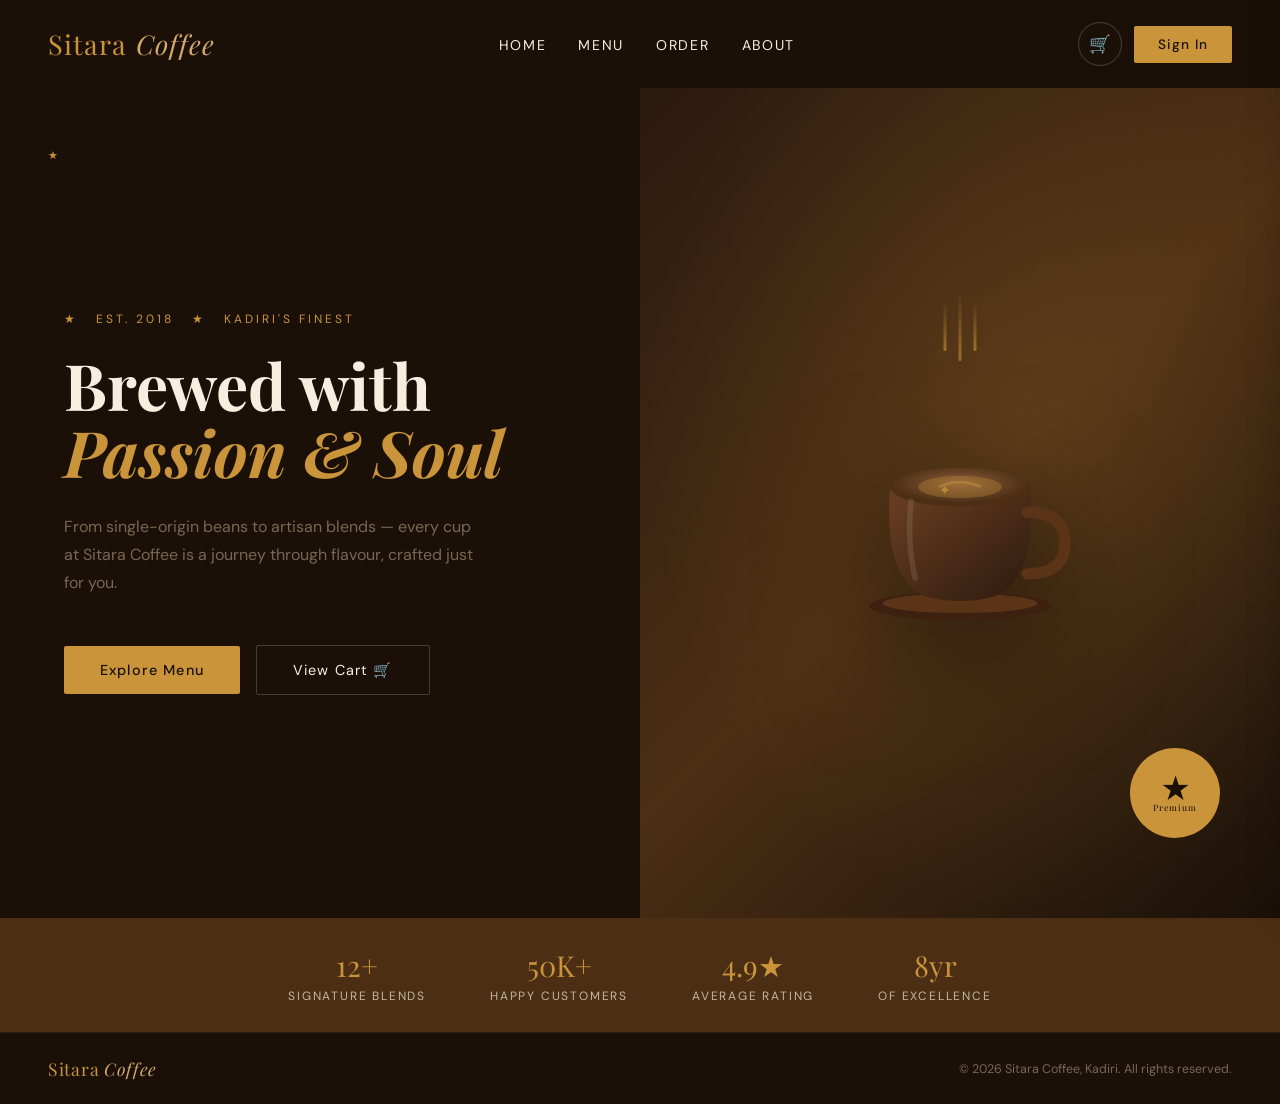
<file: index.html>
<!DOCTYPE html>
<html lang="en">
<head>
  <meta charset="UTF-8">
  <meta name="viewport" content="width=device-width, initial-scale=1.0">
  <title>Sitara Coffee</title>
  <link href="https://fonts.googleapis.com/css2?family=Playfair+Display:ital,wght@0,400;0,700;1,400&family=DM+Sans:wght@300;400;500&display=swap" rel="stylesheet">
  <link rel="stylesheet" href="css/style.css">
</head>
<body>

<!-- ═══════════════════════════════════════
     CART DRAWER
═══════════════════════════════════════ -->
<div class="cart-overlay" id="cart-overlay" onclick="closeCart()"></div>
<div class="cart-drawer" id="cart-drawer">
  <div class="cart-header">
    <h2>Your <span>Cart</span></h2>
    <button class="cart-close" onclick="closeCart()">✕</button>
  </div>
  <div class="cart-items" id="cart-items-list">
    <div class="cart-empty">
      <div class="empty-icon">🛒</div>
      <p>Your cart is empty</p>
      <a onclick="closeCart(); showPage('menu')">Browse our menu →</a>
    </div>
  </div>
  <div class="cart-footer" id="cart-footer" style="display:none">
    <div class="cart-row"><span>Subtotal</span><span id="cart-subtotal">₹0</span></div>
    <div class="cart-row"><span>Taxes (5%)</span><span id="cart-tax">₹0</span></div>
    <div class="cart-row"><span>Packaging</span><span id="cart-packaging">₹0</span></div>
    <div class="cart-total-row"><span>Total</span><span id="cart-grand-total">₹0</span></div>
    <button class="checkout-btn" onclick="closeCart(); showPage('order')">Proceed to Checkout →</button>
  </div>
</div>

<!-- ═══════════════════════════════════════
     NAV
═══════════════════════════════════════ -->
<nav>
  <div class="logo">Sitara <span>Coffee</span></div>
  <ul class="nav-links">
    <li><a onclick="showPage('home')">Home</a></li>
    <li><a onclick="showPage('menu')">Menu</a></li>
    <li><a onclick="showPage('order')">Order</a></li>
    <li><a onclick="showPage('about')">About</a></li>
  </ul>
  <div class="nav-right">
    <button class="cart-nav-btn" onclick="openCart()">
      🛒
      <div class="cart-badge" id="cart-count">0</div>
    </button>
    <button class="nav-btn" onclick="showPage('login')">Sign In</button>
  </div>
</nav>

<!-- ═══════════════════════════════════════
     HOME
═══════════════════════════════════════ -->
<div id="page-home" class="page active">
  <div class="hero">
    <div class="hero-text">
      <div class="hero-eyebrow">★ &nbsp; Est. 2018 &nbsp; ★ &nbsp; Kadiri's Finest</div>
      <h1 class="hero-title">Brewed with<br><em>Passion &amp; Soul</em></h1>
      <p class="hero-desc">From single-origin beans to artisan blends — every cup at Sitara Coffee is a journey through flavour, crafted just for you.</p>
      <div class="hero-actions">
        <button class="btn-primary" onclick="showPage('menu')">Explore Menu</button>
        <button class="btn-ghost" onclick="openCart()">View Cart 🛒</button>
      </div>
    </div>
    <div class="hero-visual">
      <div class="coffee-art">
        <div class="cup-wrapper">
          <div class="steam">
            <div class="steam-line"></div>
            <div class="steam-line"></div>
            <div class="steam-line"></div>
          </div>
          <svg class="cup-svg" viewBox="0 0 200 200" xmlns="http://www.w3.org/2000/svg">
            <defs>
              <linearGradient id="cupGrad" x1="0%" y1="0%" x2="100%" y2="100%">
                <stop offset="0%" style="stop-color:#6B3F22"/>
                <stop offset="100%" style="stop-color:#2C1A0E"/>
              </linearGradient>
              <radialGradient id="coffeeGrad" cx="50%" cy="40%" r="50%">
                <stop offset="0%" style="stop-color:#8B5E3C"/>
                <stop offset="100%" style="stop-color:#4B2E14"/>
              </radialGradient>
            </defs>
            <ellipse cx="100" cy="175" rx="65" ry="10" fill="#3D2010"/>
            <ellipse cx="100" cy="173" rx="55" ry="7" fill="#5B3418"/>
            <path d="M50 90 Q45 155 75 168 Q100 175 125 168 Q155 155 150 90 Z" fill="url(#cupGrad)"/>
            <ellipse cx="100" cy="90" rx="50" ry="14" fill="url(#coffeeGrad)"/>
            <ellipse cx="100" cy="90" rx="30" ry="8" fill="#C9943A" opacity="0.3"/>
            <path d="M85 90 Q100 83 115 90" stroke="#C9943A" stroke-width="1.5" fill="none" opacity="0.5"/>
            <path d="M148 108 Q175 108 175 130 Q175 152 148 152" stroke="#5B3418" stroke-width="8" fill="none" stroke-linecap="round"/>
            <path d="M65 100 Q62 130 68 155" stroke="rgba(255,255,255,0.1)" stroke-width="4" fill="none" stroke-linecap="round"/>
            <text x="85" y="96" font-size="10" fill="#C9943A" opacity="0.8">✦</text>
          </svg>
        </div>
      </div>
      <div class="badge">
        <span class="num">★</span>
        <span class="lab">Premium</span>
      </div>
    </div>
  </div>
  <div class="stats-bar">
    <div class="stat"><div class="stat-num">12+</div><div class="stat-lab">Signature Blends</div></div>
    <div class="stat"><div class="stat-num">50K+</div><div class="stat-lab">Happy Customers</div></div>
    <div class="stat"><div class="stat-num">4.9★</div><div class="stat-lab">Average Rating</div></div>
    <div class="stat"><div class="stat-num">8yr</div><div class="stat-lab">Of Excellence</div></div>
  </div>
  <footer>
    <div class="logo">Sitara <span>Coffee</span></div>
    <p>© 2026 Sitara Coffee, Kadiri. All rights reserved.</p>
  </footer>
</div>

<!-- ═══════════════════════════════════════
     MENU
═══════════════════════════════════════ -->
<div id="page-menu" class="page">
  <div class="menu-header">
    <h1>Our <em>Menu</em></h1>
    <p>Handcrafted beverages and bites — tap + to add to your cart</p>
    <div class="menu-tabs">
      <button class="tab-btn active" onclick="filterMenu('all', this)">All</button>
      <button class="tab-btn" onclick="filterMenu('hot', this)">Hot Drinks</button>
      <button class="tab-btn" onclick="filterMenu('cold', this)">Cold Drinks</button>
      <button class="tab-btn" onclick="filterMenu('food', this)">Food</button>
    </div>
  </div>
  <div class="menu-grid" id="menu-grid"></div>
  <footer>
    <div class="logo">Sitara <span>Coffee</span></div>
    <p>© 2026 Sitara Coffee, Kadiri. All rights reserved.</p>
  </footer>
</div>

<!-- ═══════════════════════════════════════
     ORDER + PAYMENT
═══════════════════════════════════════ -->
<div id="page-order" class="page">
  <div class="order-container">

    <!-- LEFT: Form -->
    <div class="order-form-section">
      <h2>Checkout</h2>
      <p>Review your cart, fill in your details, and choose how to pay.</p>

      <!-- Contact -->
      <div class="section-label">Contact Details</div>
      <div class="form-row">
        <div class="field"><label>First Name</label><input type="text" placeholder="Priya" id="ord-fname"></div>
        <div class="field"><label>Last Name</label><input type="text" placeholder="Sharma" id="ord-lname"></div>
      </div>
      <div class="field"><label>Phone Number</label><input type="tel" placeholder="+91 98765 43210" id="ord-phone"></div>
      <div class="field">
        <label>Email (optional)</label>
        <input type="email" placeholder="you@example.com" id="ord-email">
      </div>

      <!-- Order Type -->
      <div class="section-label">Order Type</div>
      <div class="field">
        <select id="ord-type">
          <option>Dine In</option>
          <option>Takeaway</option>
          <option>Delivery</option>
        </select>
      </div>
      <div class="field" id="addr-field" style="display:none">
        <label>Delivery Address</label>
        <textarea placeholder="House no, Street, Area, City..." id="ord-addr"></textarea>
      </div>
      <div class="field">
        <label>Special Instructions</label>
        <textarea placeholder="Any allergies, preferences, or notes..." id="ord-note"></textarea>
      </div>

      <!-- Payment Methods -->
      <div class="section-label">Payment Method</div>
      <div class="payment-methods">

        <!-- Card -->
        <div class="payment-option">
          <input type="radio" name="payment" id="pay-card" value="card">
          <label class="payment-label" for="pay-card">
            <span class="payment-icon">💳</span>
            <span class="payment-name">Card</span>
            <span class="payment-sub">Debit / Credit</span>
          </label>
        </div>

        <!-- UPI -->
        <div class="payment-option">
          <input type="radio" name="payment" id="pay-upi" value="upi">
          <label class="payment-label" for="pay-upi">
            <span class="payment-icon">📱</span>
            <span class="payment-name">UPI</span>
            <span class="payment-sub">GPay, PhonePe…</span>
          </label>
        </div>

        <!-- Net Banking -->
        <div class="payment-option">
          <input type="radio" name="payment" id="pay-net" value="netbanking">
          <label class="payment-label" for="pay-net">
            <span class="payment-icon">🏦</span>
            <span class="payment-name">Net Bank</span>
            <span class="payment-sub">Online transfer</span>
          </label>
        </div>

        <!-- Cash on Delivery -->
        <div class="payment-option">
          <input type="radio" name="payment" id="pay-cod" value="cod">
          <label class="payment-label" for="pay-cod">
            <span class="payment-icon">💵</span>
            <span class="payment-name">Cash</span>
            <span class="payment-sub">Pay at counter</span>
          </label>
        </div>
      </div>

      <!-- Card Details (shown when card selected) -->
      <div class="card-details" id="card-details">
        <div class="field">
          <label>Card Holder Name</label>
          <input type="text" placeholder="Name on card" id="card-holder">
        </div>
        <div class="field card-number-wrap">
          <label>Card Number</label>
          <input type="text" placeholder="1234 5678 9012 3456" id="card-number" maxlength="19" oninput="formatCardNumber(this)">
          <span class="card-type-icon" id="card-type-icon">💳</span>
        </div>
        <div class="card-row">
          <div class="field"><label>Expiry</label><input type="text" placeholder="MM/YY" maxlength="5" oninput="formatExpiry(this)"></div>
          <div class="field"><label>CVV</label><input type="password" placeholder="•••" maxlength="3"></div>
          <div class="field"><label>Zip / PIN</label><input type="text" placeholder="500001" maxlength="6"></div>
        </div>
      </div>

      <!-- UPI Details (shown when UPI selected) -->
      <div class="upi-details" id="upi-details">
        <div class="field">
          <label>UPI ID</label>
          <input type="text" placeholder="yourname@upi" id="upi-id">
        </div>
        <p style="font-size:.78rem;color:var(--muted);margin-top:-8px;">Or pay directly with your app:</p>
        <div class="upi-apps">
          <div class="upi-app" onclick="selectUpiApp(this)">📱 GPay</div>
          <div class="upi-app" onclick="selectUpiApp(this)">🟣 PhonePe</div>
          <div class="upi-app" onclick="selectUpiApp(this)">🔵 Paytm</div>
          <div class="upi-app" onclick="selectUpiApp(this)">🏦 BHIM</div>
          <div class="upi-app" onclick="selectUpiApp(this)">🟠 Amazon Pay</div>
        </div>
      </div>

      <!-- COD confirmation -->
      <div class="cod-details" id="cod-details">
        <p>✅ &nbsp; You'll pay <strong>₹<span id="cod-amount">0</span></strong> in cash when you collect / receive your order. Please keep exact change if possible.</p>
      </div>

    </div><!-- /order-form-section -->

    <!-- RIGHT: Order Summary -->
    <div class="order-summary-panel">
      <div class="summary-title">☕ Order Summary</div>
      <div id="order-summary-content">
        <div class="summary-empty">
          <div class="emoji">☕</div>
          <p>Add items from the menu<br>to see your order here</p>
          <a onclick="showPage('menu')" style="color:var(--gold);cursor:pointer;font-size:.82rem;">Browse Menu →</a>
        </div>
      </div>
      <button class="confirm-order-btn" onclick="placeOrder()">Place Order →</button>
    </div>

  </div><!-- /order-container -->
</div>

<!-- ═══════════════════════════════════════
     LOGIN
═══════════════════════════════════════ -->
<div id="page-login" class="page">
  <div class="login-layout">
    <div class="login-panel">
      <div class="login-box" id="login-form-box">
        <h2>Welcome <em>Back</em></h2>
        <p>Sign in to track your orders and enjoy member rewards.</p>
        <button class="social-btn">
          <svg width="18" height="18" viewBox="0 0 18 18"><path d="M9 7.5V10.5H13.48C13.25 11.7 12.1 13.5 9 13.5C6.35 13.5 4.2 11.32 4.2 9C4.2 6.68 6.35 4.5 9 4.5C10.48 4.5 11.5 5.1 12.07 5.62L14.22 3.55C12.92 2.35 11.12 1.5 9 1.5C4.86 1.5 1.5 4.86 1.5 9C1.5 13.14 4.86 16.5 9 16.5C13.32 16.5 16.2 13.5 16.2 9.15C16.2 8.58 16.14 8.16 16.05 7.5H9Z" fill="#4285F4"/></svg>
          Continue with Google
        </button>
        <div class="divider"><div class="divider-line"></div><span>or sign in with email</span><div class="divider-line"></div></div>
        <div class="field"><label>Email Address</label><input type="email" placeholder="you@example.com"></div>
        <div class="field"><label>Password</label><input type="password" placeholder="••••••••"></div>
        <div style="text-align:right;margin-top:-10px;margin-bottom:20px;">
          <a style="font-size:.82rem;color:var(--coffee);cursor:pointer;" onclick="showToast('Password reset link sent!')">Forgot password?</a>
        </div>
        <button class="btn-primary" style="width:100%;padding:16px;" onclick="handleLogin()">Sign In →</button>
        <div class="switch-link">Don't have an account? <a onclick="toggleAuth()">Create one</a></div>
      </div>
      <div class="login-box" id="signup-form-box" style="display:none">
        <h2>Join <em>Sitara</em></h2>
        <p>Create your account and unlock exclusive member benefits.</p>
        <div class="form-row">
          <div class="field"><label>First Name</label><input type="text" placeholder="Priya"></div>
          <div class="field"><label>Last Name</label><input type="text" placeholder="Sharma"></div>
        </div>
        <div class="field"><label>Email Address</label><input type="email" placeholder="you@example.com"></div>
        <div class="field"><label>Password</label><input type="password" placeholder="Create a strong password"></div>
        <div class="field"><label>Confirm Password</label><input type="password" placeholder="Repeat your password"></div>
        <button class="btn-primary" style="width:100%;padding:16px;" onclick="handleLogin()">Create Account →</button>
        <div class="switch-link">Already have an account? <a onclick="toggleAuth()">Sign in</a></div>
      </div>
    </div>
    <div class="login-visual">
      <div class="login-cups">☕</div>
      <div class="login-quote">"Life begins <em>after coffee</em>"</div>
      <div class="quote-author">— Sitara Coffee Philosophy</div>
    </div>
  </div>
</div>

<!-- ═══════════════════════════════════════
     ABOUT
═══════════════════════════════════════ -->
<div id="page-about" class="page">
  <div class="about-hero">
    <div>
      <h1>Born from a<br><em>Love of Coffee</em></h1>
      <p>Sitara Coffee was founded in 2018 with a simple dream — to bring world-class specialty coffee to the heart of Kadiri. We source our beans from the finest estates across Coorg, Chikmagalur, and beyond.</p>
      <p style="margin-top:16px;">Every cup we serve is a promise — of quality, warmth, and a moment that belongs just to you.</p>
      <button class="btn-primary" style="margin-top:32px;" onclick="showPage('menu')">Explore Our Menu</button>
    </div>
    <div class="about-visual">
      <div class="about-tile"><span class="emoji">🌱</span><h3>Ethically Sourced</h3><p>Direct trade with farmers who care</p></div>
      <div class="about-tile"><span class="emoji">🔥</span><h3>Artisan Roasted</h3><p>Small-batch roasting for peak flavour</p></div>
      <div class="about-tile"><span class="emoji">☕</span><h3>Expert Brewed</h3><p>Trained baristas, every single time</p></div>
      <div class="about-tile"><span class="emoji">💛</span><h3>Community First</h3><p>Kadiri's gathering place since 2018</p></div>
    </div>
  </div>
  <div class="values-section">
    <h2>Our <em>Values</em></h2>
    <div class="values-grid">
      <div class="value-card"><h3>Quality Without Compromise</h3><p>From bean selection to cup presentation, we never cut corners. Our standards are high because your expectations deserve nothing less.</p></div>
      <div class="value-card"><h3>Sustainability at Heart</h3><p>We partner with eco-conscious farms and use compostable packaging. Because a great cup of coffee shouldn't cost the planet.</p></div>
      <div class="value-card"><h3>Warmth in Every Cup</h3><p>Coffee is more than a drink — it's a connection. We strive to make Sitara a place where everyone feels welcome and at home.</p></div>
    </div>
  </div>
  <footer>
    <div class="logo">Sitara <span>Coffee</span></div>
    <p>© 2026 Sitara Coffee, Kadiri. All rights reserved.</p>
  </footer>
</div>

<!-- ═══════════════════════════════════════
     THANK YOU
═══════════════════════════════════════ -->
<div id="page-thankyou" class="page">
  <div class="thankyou-page">
    <div class="confetti" id="confetti-container"></div>
    <div class="ty-icon">☕</div>
    <div class="ty-star">★ &nbsp; Order Confirmed &nbsp; ★</div>
    <h1 class="ty-title">Thank You,<br><em>Sitara Star!</em></h1>
    <p class="ty-desc">Your order is brewing! We're crafting your perfect cup with love and care. You'll be notified when it's ready.</p>
    <div class="ty-card">
      <div class="ty-order-id">Order Number</div>
      <div class="ty-order-num" id="ty-order-num">#SC-0000</div>
      <div class="ty-payment-method" id="ty-payment-method">Paid via Cash on Delivery</div>
      <div class="ty-eta">⏱ Estimated time: <strong style="color:var(--gold)">15–20 minutes</strong></div>
    </div>
    <div class="ty-actions">
      <button class="btn-primary" onclick="showPage('home')">Back to Home</button>
      <button class="btn-ghost" onclick="showPage('menu')" style="color:var(--cream);border-color:rgba(245,239,224,.2);">Order Again</button>
    </div>
  </div>
</div>

<!-- Scripts -->
<script src="js/menu-data.js"></script>
<script src="js/app.js"></script>
<!-- Keep cod-amount in sync -->
<script>
  setInterval(() => {
    const el = document.getElementById('cod-amount');
    if (el) el.textContent = (typeof getCartTotals === 'function') ? getCartTotals().total : 0;
  }, 500);
</script>
</body>
</html>
</file>
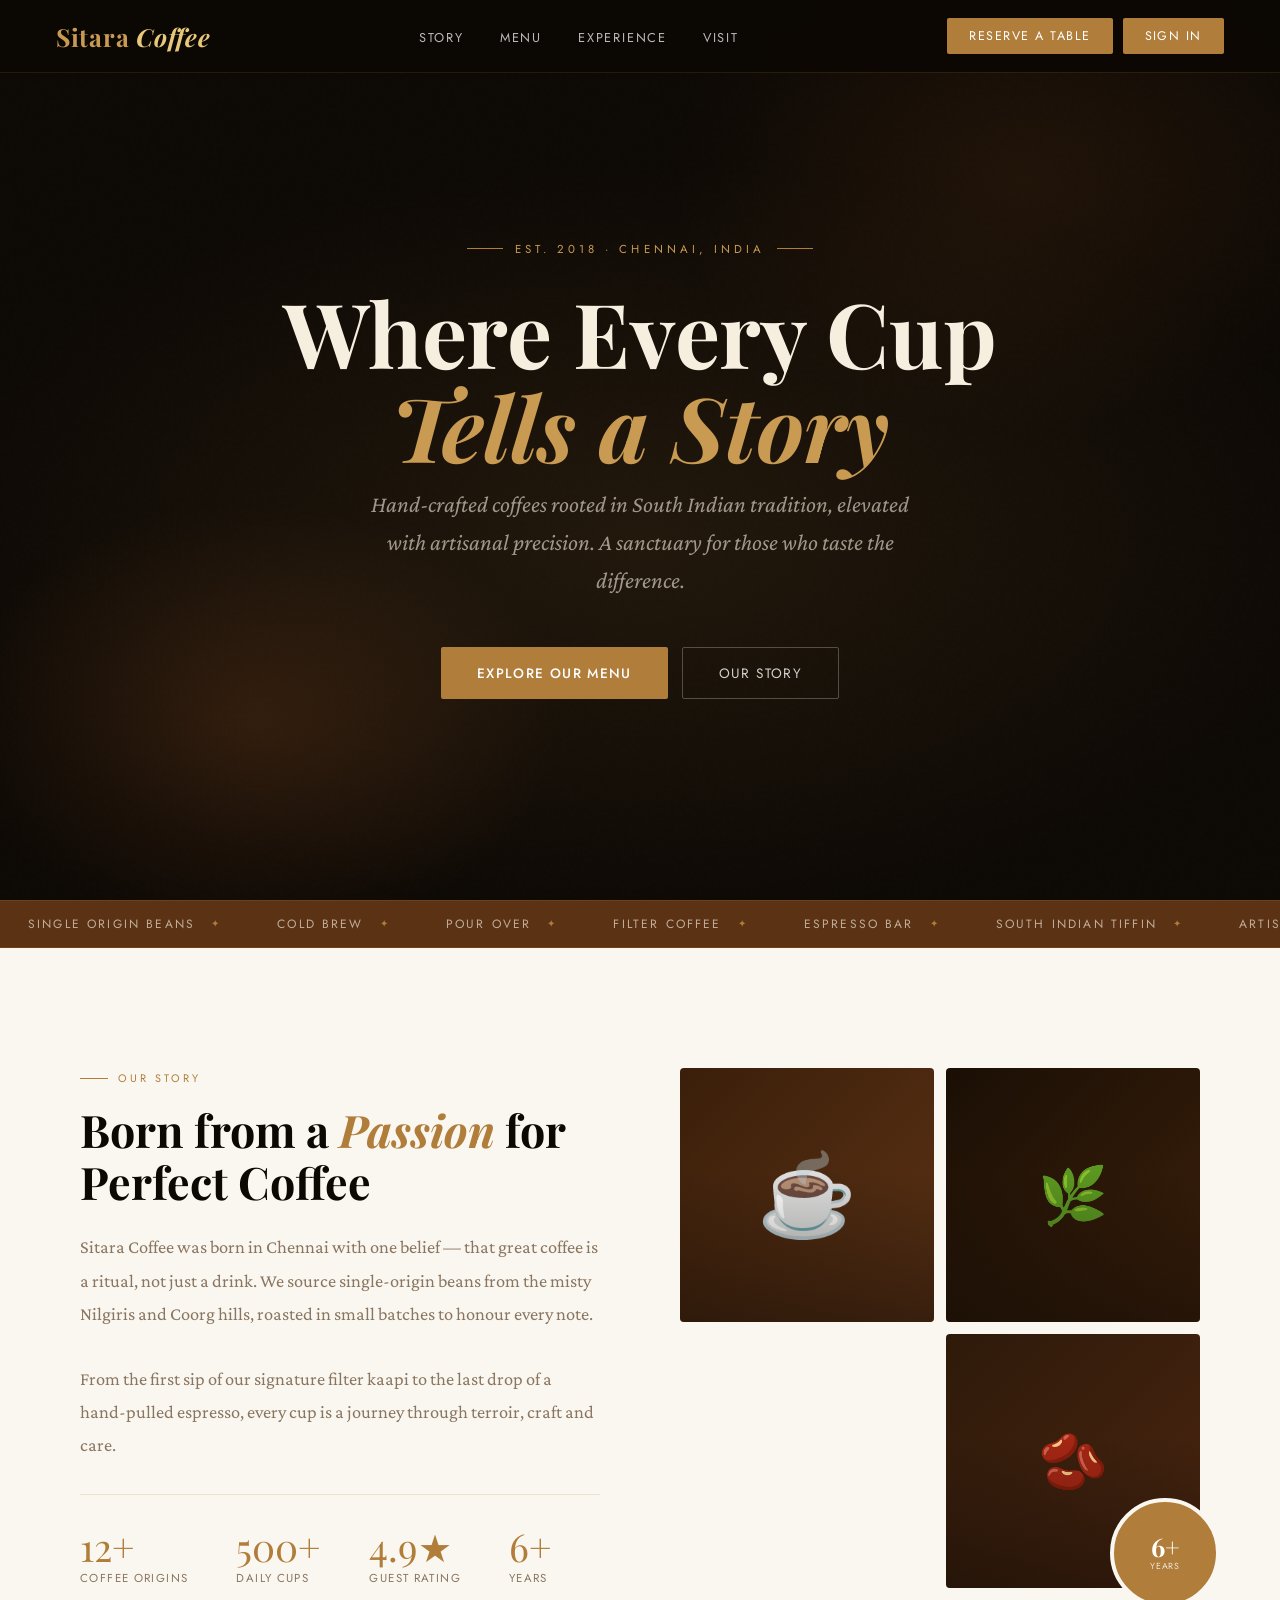
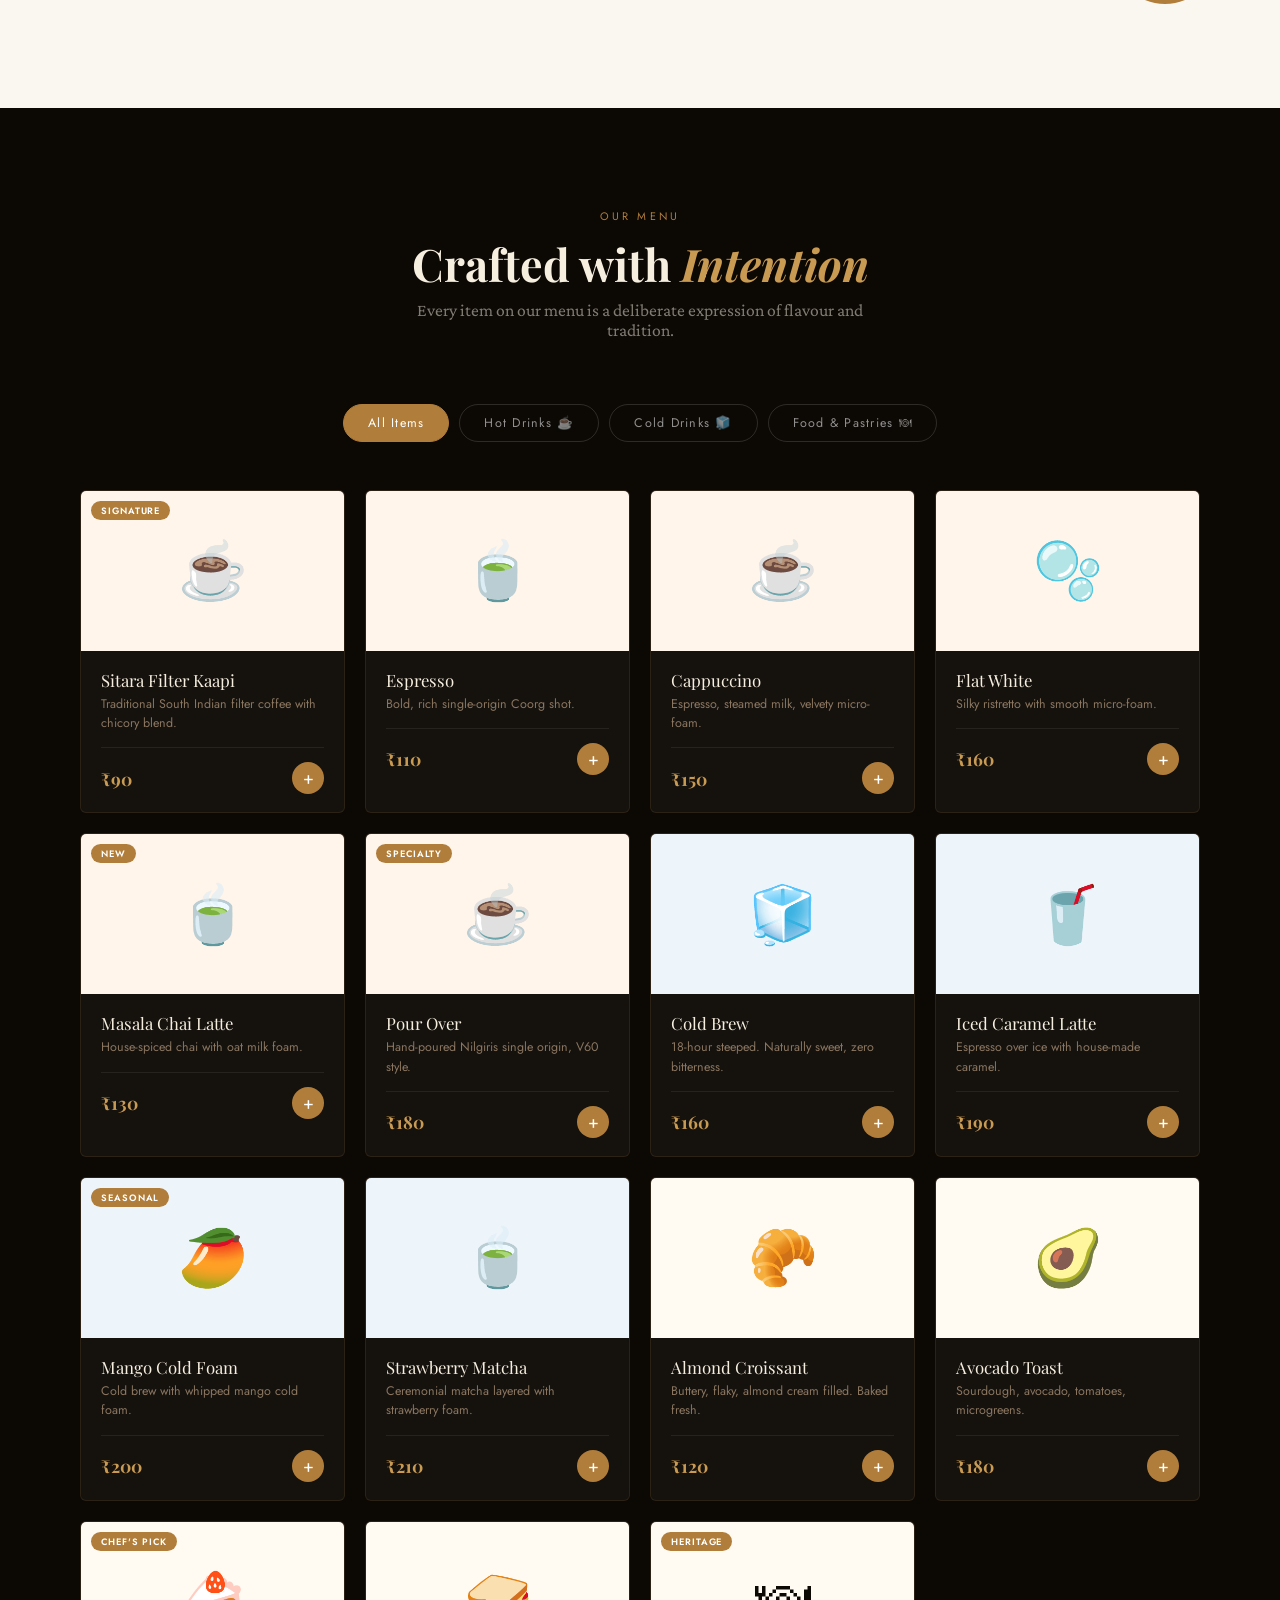
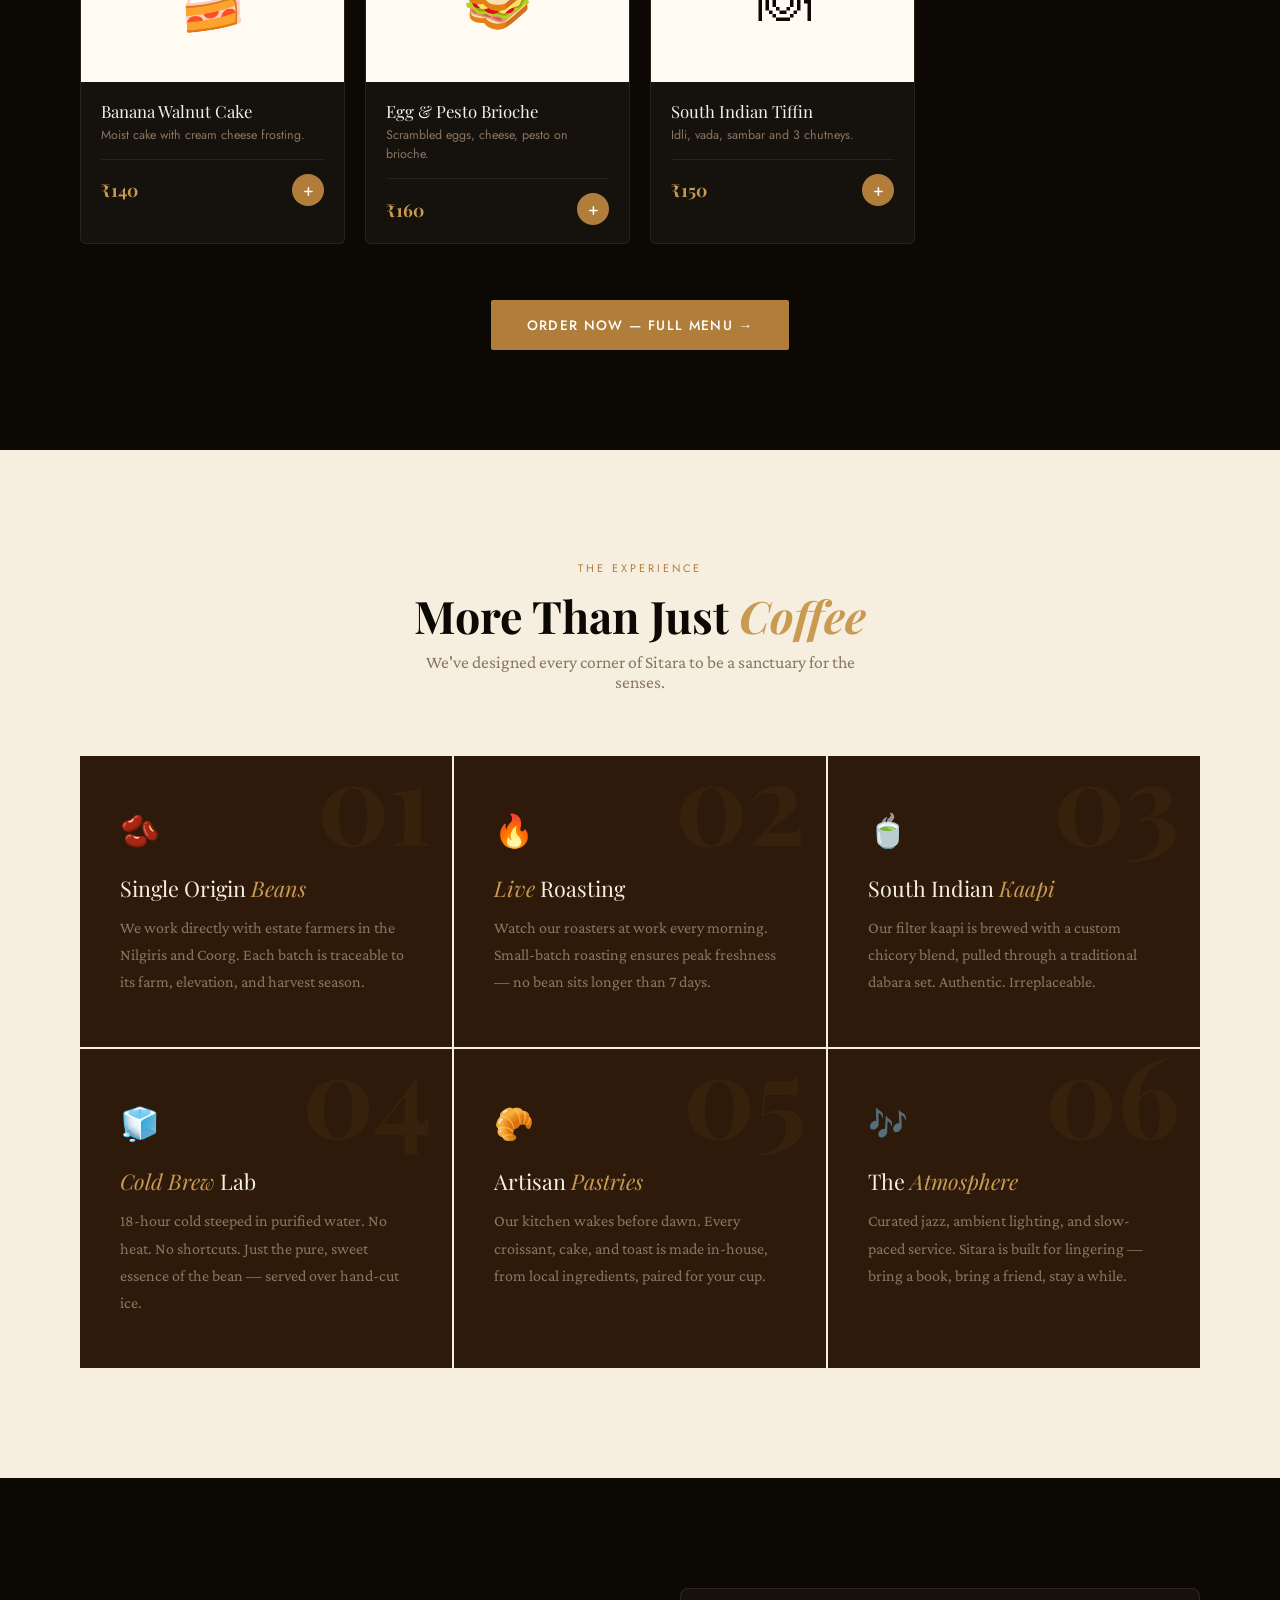
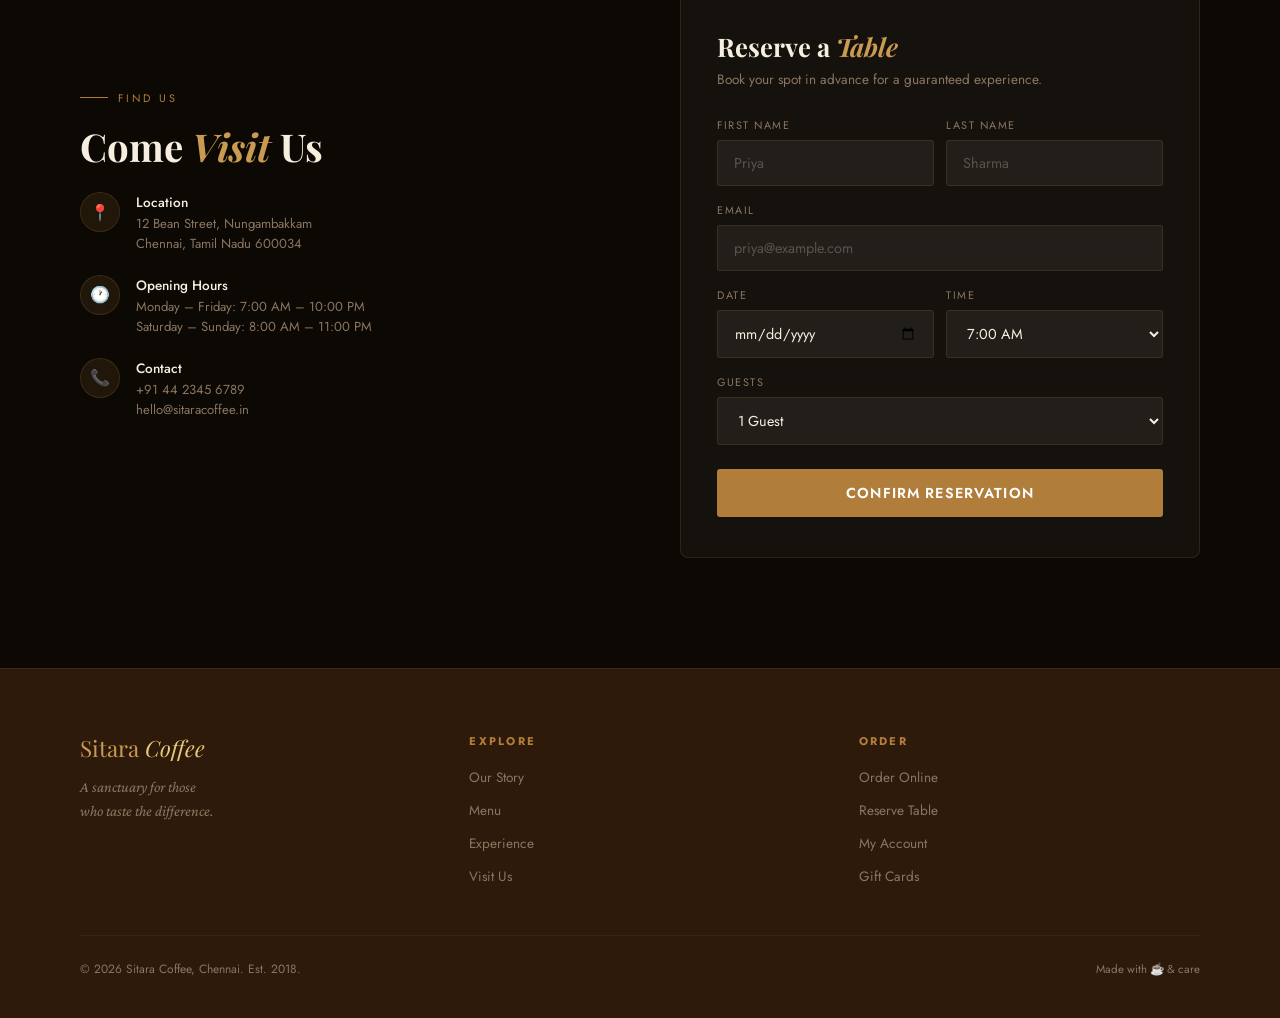
<file: sitara-coffee-complete.html>
<!DOCTYPE html>
<html lang="en">
<head>
<meta charset="UTF-8">
<meta name="viewport" content="width=device-width, initial-scale=1.0">
<title>Sitara Coffee — Chennai</title>
<link href="https://fonts.googleapis.com/css2?family=Playfair+Display:ital,wght@0,400;0,500;0,700;1,400;1,700&family=Crimson+Pro:ital,wght@0,300;0,400;0,600;1,300;1,400&family=Jost:wght@300;400;500;600&display=swap" rel="stylesheet">
<style>
:root {
  --ink:      #0C0804;
  --parch:    #F6EFE0;
  --cream:    #FAF7F0;
  --gold:     #B07D3A;
  --gold2:    #C99A52;
  --gold3:    #E8C878;
  --espresso: #2E1A0A;
  --roast:    #5C3215;
  --muted:    #8A7660;
  --line:     rgba(176,125,58,.16);
  --shadow:   0 4px 36px rgba(12,8,4,.10);
  --shadowlg: 0 20px 64px rgba(12,8,4,.18);
}

*,*::before,*::after{margin:0;padding:0;box-sizing:border-box;}

html{scroll-behavior:smooth;}

body{
  font-family:'Jost',sans-serif;
  background:var(--cream);
  color:var(--ink);
  overflow-x:hidden;
}

/* ── UTILITY ── */
.hidden{display:none!important;}
img{display:block;max-width:100%;}
button{font-family:inherit;cursor:pointer;}
input,select,textarea{font-family:inherit;}

/* ══════════════════════════════════════
   SCREEN ROUTER
══════════════════════════════════════ */
.screen{display:none;min-height:100vh;flex-direction:column;}
.screen.active{display:flex;}

/* ══════════════════════════════════════
   NAVBAR
══════════════════════════════════════ */
.navbar{
  position:fixed;top:0;left:0;right:0;z-index:900;
  display:flex;align-items:center;justify-content:space-between;
  padding:0 56px;height:72px;
  transition:background .4s,backdrop-filter .4s,box-shadow .4s;
}
.navbar.solid{
  background:rgba(12,8,4,.94);
  backdrop-filter:blur(12px);
  box-shadow:0 1px 0 rgba(176,125,58,.15);
}
.nav-brand{
  font-family:'Playfair Display',serif;
  font-size:1.55rem;font-weight:700;
  color:var(--gold2);letter-spacing:.03em;
  cursor:pointer;
}
.nav-brand em{font-style:italic;color:var(--gold3);}
.nav-links{display:flex;gap:36px;list-style:none;}
.nav-links a{
  color:rgba(255,255,255,.72);font-size:.8rem;
  letter-spacing:.14em;text-transform:uppercase;
  text-decoration:none;cursor:pointer;transition:color .2s;
}
.nav-links a:hover{color:var(--gold2);}
.nav-actions{display:flex;gap:10px;align-items:center;}
.nav-reserve{
  padding:9px 22px;background:var(--gold);color:white;
  border:none;border-radius:2px;font-size:.78rem;
  letter-spacing:.12em;text-transform:uppercase;
  transition:background .2s,transform .15s;
}
.nav-reserve:hover{background:var(--gold2);transform:translateY(-1px);}
.nav-cart-btn{
  position:relative;width:40px;height:40px;border-radius:50%;
  border:1px solid rgba(255,255,255,.2);background:transparent;
  color:white;font-size:1rem;display:flex;align-items:center;
  justify-content:center;transition:all .2s;
}
.nav-cart-btn:hover{border-color:var(--gold2);color:var(--gold2);}
.cart-pip{
  position:absolute;top:-3px;right:-3px;
  width:17px;height:17px;border-radius:50%;
  background:var(--gold);color:white;
  font-size:.6rem;font-weight:700;
  display:flex;align-items:center;justify-content:center;
  opacity:0;transform:scale(0);
  transition:all .3s cubic-bezier(.34,1.56,.64,1);
}
.cart-pip.on{opacity:1;transform:scale(1);}
.nav-user-chip{
  display:flex;align-items:center;gap:8px;
  padding:5px 12px;border:1px solid rgba(255,255,255,.15);
  border-radius:99px;cursor:pointer;
}
.user-av{
  width:25px;height:25px;background:var(--gold);border-radius:50%;
  font-size:.7rem;font-weight:700;color:white;
  display:flex;align-items:center;justify-content:center;
}
.user-nm{color:rgba(255,255,255,.75);font-size:.8rem;}

/* ══════════════════════════════════════
   LANDING — HERO
══════════════════════════════════════ */
#s-home{background:var(--ink);}

.hero{
  min-height:100vh;position:relative;
  display:flex;flex-direction:column;align-items:center;justify-content:center;
  overflow:hidden;
}
.hero-bg{
  position:absolute;inset:0;
  background:
    radial-gradient(ellipse 80% 60% at 50% 60%, rgba(176,125,58,.13) 0%,transparent 70%),
    radial-gradient(ellipse 40% 40% at 20% 80%, rgba(94,50,21,.4) 0%,transparent 60%),
    radial-gradient(ellipse 50% 50% at 80% 20%, rgba(46,26,10,.6) 0%,transparent 55%);
  background-color:#0C0804;
}
/* grain texture */
.hero-bg::after{
  content:'';position:absolute;inset:0;
  background-image:url("data:image/svg+xml,%3Csvg viewBox='0 0 256 256' xmlns='http://www.w3.org/2000/svg'%3E%3Cfilter id='n'%3E%3CfeTurbulence type='fractalNoise' baseFrequency='0.9' numOctaves='4' stitchTiles='stitch'/%3E%3C/filter%3E%3Crect width='100%25' height='100%25' filter='url(%23n)' opacity='0.04'/%3E%3C/svg%3E");
  opacity:.35;pointer-events:none;
}

.hero-content{
  position:relative;z-index:2;
  text-align:center;padding:120px 32px 80px;
  max-width:900px;
}
.hero-est{
  font-size:.72rem;letter-spacing:.35em;text-transform:uppercase;
  color:var(--gold2);margin-bottom:28px;
  display:flex;align-items:center;justify-content:center;gap:12px;
}
.hero-est::before,.hero-est::after{content:'';width:36px;height:1px;background:var(--gold);}
.hero-h1{
  font-family:'Playfair Display',serif;
  font-size:clamp(3rem,7vw,6.5rem);
  color:var(--parch);line-height:1.05;
  font-weight:700;margin-bottom:12px;
}
.hero-h1 em{font-style:italic;color:var(--gold2);}
.hero-tagline{
  font-family:'Crimson Pro',serif;
  font-size:clamp(1.1rem,2vw,1.45rem);
  color:rgba(246,239,224,.6);font-style:italic;
  line-height:1.65;max-width:580px;margin:0 auto 48px;
}
.hero-actions{display:flex;gap:14px;justify-content:center;flex-wrap:wrap;}
.btn-gold{
  padding:15px 36px;background:var(--gold);color:white;
  border:none;border-radius:2px;font-size:.85rem;
  letter-spacing:.1em;text-transform:uppercase;font-weight:500;
  transition:all .2s;
}
.btn-gold:hover{background:var(--gold2);transform:translateY(-2px);box-shadow:0 8px 28px rgba(176,125,58,.35);}
.btn-outline-w{
  padding:15px 36px;background:transparent;
  color:rgba(255,255,255,.8);
  border:1px solid rgba(255,255,255,.25);border-radius:2px;
  font-size:.85rem;letter-spacing:.1em;text-transform:uppercase;
  transition:all .2s;
}
.btn-outline-w:hover{border-color:var(--gold2);color:var(--gold2);}

/* scroll ticker */
.ticker-wrap{
  position:relative;overflow:hidden;
  background:var(--roast);padding:14px 0;
  border-top:1px solid rgba(176,125,58,.2);
  border-bottom:1px solid rgba(176,125,58,.2);
}
.ticker-track{
  display:flex;gap:0;white-space:nowrap;
  animation:ticker 28s linear infinite;
}
.ticker-track:hover{animation-play-state:paused;}
@keyframes ticker{from{transform:translateX(0)}to{transform:translateX(-50%)}}
.ticker-item{
  padding:0 28px;font-size:.75rem;letter-spacing:.18em;
  text-transform:uppercase;color:rgba(246,239,224,.65);
  display:inline-flex;align-items:center;gap:16px;
}
.ticker-item::after{content:'✦';color:var(--gold);font-size:.6rem;}

/* ══════════════════════════════════════
   STORY SECTION
══════════════════════════════════════ */
.story-section{
  background:var(--cream);
  padding:120px 80px;
  display:grid;grid-template-columns:1fr 1fr;gap:80px;align-items:center;
}
.story-label{
  font-size:.68rem;letter-spacing:.28em;text-transform:uppercase;
  color:var(--gold);margin-bottom:18px;
  display:flex;align-items:center;gap:10px;
}
.story-label::before{content:'';width:28px;height:1px;background:var(--gold);}
.story-h2{
  font-family:'Playfair Display',serif;
  font-size:clamp(2rem,3.5vw,3.2rem);
  line-height:1.15;margin-bottom:24px;font-weight:700;
}
.story-h2 em{font-style:italic;color:var(--gold);}
.story-body{
  font-family:'Crimson Pro',serif;
  font-size:1.15rem;color:var(--muted);line-height:1.8;margin-bottom:32px;
}
.story-stats{
  display:flex;gap:48px;padding-top:32px;
  border-top:1px solid var(--line);
}
.stat-num{
  font-family:'Playfair Display',serif;
  font-size:2.4rem;color:var(--gold);line-height:1;
}
.stat-lbl{font-size:.72rem;letter-spacing:.12em;text-transform:uppercase;color:var(--muted);margin-top:4px;}

.story-visual{
  position:relative;
}
.story-img-grid{
  display:grid;grid-template-columns:1fr 1fr;
  grid-template-rows:1fr 1fr;gap:12px;
}
.story-tile{
  border-radius:4px;overflow:hidden;
  background:var(--espresso);
  display:flex;align-items:center;justify-content:center;
  font-size:3.5rem;aspect-ratio:1;
  position:relative;
}
.story-tile:first-child{grid-row:span 2;font-size:5rem;}
.story-tile::after{
  content:'';position:absolute;inset:0;
  background:linear-gradient(to bottom,transparent 40%,rgba(12,8,4,.45));
}
.story-badge{
  position:absolute;bottom:-20px;right:-20px;
  width:110px;height:110px;border-radius:50%;
  background:var(--gold);
  display:flex;flex-direction:column;align-items:center;justify-content:center;
  border:4px solid var(--cream);z-index:2;
  animation:spin 25s linear infinite;
}
.story-badge span{font-family:'Playfair Display',serif;font-size:1.6rem;font-weight:700;color:white;line-height:1;}
.story-badge small{font-size:.55rem;letter-spacing:.1em;color:rgba(255,255,255,.8);text-transform:uppercase;}

/* ══════════════════════════════════════
   MENU SECTION (landing preview)
══════════════════════════════════════ */
.menu-preview{
  background:var(--ink);padding:100px 80px;
}
.section-header{text-align:center;margin-bottom:64px;}
.section-header .label{
  font-size:.68rem;letter-spacing:.28em;text-transform:uppercase;
  color:var(--gold);margin-bottom:14px;
}
.section-header h2{
  font-family:'Playfair Display',serif;
  font-size:clamp(2rem,3.5vw,3rem);color:var(--parch);line-height:1.15;
}
.section-header h2 em{font-style:italic;color:var(--gold2);}
.section-header p{
  font-family:'Crimson Pro',serif;
  font-size:1.1rem;color:rgba(246,239,224,.5);
  margin-top:10px;max-width:480px;margin-left:auto;margin-right:auto;
}

.preview-categories{
  display:flex;gap:10px;justify-content:center;flex-wrap:wrap;margin-bottom:48px;
}
.cat-pill{
  padding:9px 24px;border-radius:99px;
  border:1px solid rgba(255,255,255,.14);
  color:rgba(255,255,255,.55);font-size:.78rem;
  letter-spacing:.1em;background:transparent;transition:all .2s;
}
.cat-pill.on,.cat-pill:hover{background:var(--gold);border-color:var(--gold);color:white;}

.menu-cards{
  display:grid;grid-template-columns:repeat(auto-fill,minmax(250px,1fr));
  gap:20px;
}
.menu-card{
  background:rgba(255,255,255,.04);
  border:1px solid rgba(176,125,58,.14);
  border-radius:6px;overflow:hidden;
  transition:transform .22s,box-shadow .22s,border-color .22s;
}
.menu-card:hover{transform:translateY(-6px);box-shadow:0 20px 56px rgba(0,0,0,.35);border-color:rgba(176,125,58,.3);}
.mc-img{
  height:160px;display:flex;align-items:center;justify-content:center;
  font-size:3.5rem;position:relative;
}
.mc-badge{
  position:absolute;top:10px;left:10px;
  background:var(--gold);color:white;
  font-size:.58rem;font-weight:600;letter-spacing:.1em;
  padding:3px 10px;border-radius:99px;text-transform:uppercase;
}
.mc-body{padding:18px 20px;}
.mc-name{font-family:'Playfair Display',serif;font-size:1.05rem;color:var(--parch);margin-bottom:4px;}
.mc-desc{font-size:.78rem;color:var(--muted);line-height:1.55;margin-bottom:14px;}
.mc-footer{display:flex;align-items:center;justify-content:space-between;}
.mc-price{font-family:'Playfair Display',serif;font-size:1.1rem;color:var(--gold2);font-weight:700;}
.mc-add{
  width:32px;height:32px;border-radius:50%;
  background:var(--gold);color:white;border:none;
  font-size:1.1rem;display:flex;align-items:center;justify-content:center;
  transition:all .2s;
}
.mc-add:hover{background:var(--gold2);transform:scale(1.12);}
.mc-add.done{background:#2D7A4F;font-size:.75rem;}

.menu-cta{text-align:center;margin-top:56px;}

/* ══════════════════════════════════════
   EXPERIENCE SECTION
══════════════════════════════════════ */
.experience-section{
  background:var(--parch);padding:110px 80px;
}
.exp-grid{
  display:grid;grid-template-columns:repeat(3,1fr);gap:2px;
  margin-top:64px;
}
.exp-tile{
  background:var(--espresso);
  padding:52px 40px;position:relative;overflow:hidden;
  transition:background .3s;
}
.exp-tile:hover{background:var(--roast);}
.exp-tile::before{
  content:attr(data-num);
  position:absolute;top:-12px;right:20px;
  font-family:'Playfair Display',serif;
  font-size:7rem;color:rgba(176,125,58,.07);
  font-weight:700;line-height:1;pointer-events:none;
}
.exp-icon{font-size:2rem;margin-bottom:20px;}
.exp-title{
  font-family:'Playfair Display',serif;
  font-size:1.35rem;color:var(--parch);margin-bottom:12px;
}
.exp-title em{font-style:italic;color:var(--gold2);}
.exp-body{font-family:'Crimson Pro',serif;font-size:1rem;color:var(--muted);line-height:1.7;}

/* ══════════════════════════════════════
   VISIT SECTION
══════════════════════════════════════ */
.visit-section{
  background:var(--ink);padding:110px 80px;
  display:grid;grid-template-columns:1fr 1fr;gap:80px;align-items:center;
}
.visit-info .label{
  font-size:.68rem;letter-spacing:.28em;text-transform:uppercase;
  color:var(--gold);margin-bottom:18px;
  display:flex;align-items:center;gap:10px;
}
.visit-info .label::before{content:'';width:28px;height:1px;background:var(--gold);}
.visit-info h2{
  font-family:'Playfair Display',serif;
  font-size:clamp(2rem,3vw,3rem);color:var(--parch);
  line-height:1.15;margin-bottom:24px;
}
.visit-info h2 em{font-style:italic;color:var(--gold2);}
.visit-details{display:flex;flex-direction:column;gap:20px;margin-bottom:36px;}
.visit-row{display:flex;gap:16px;align-items:flex-start;}
.visit-row-icon{
  width:40px;height:40px;border-radius:50%;
  background:rgba(176,125,58,.12);border:1px solid rgba(176,125,58,.2);
  display:flex;align-items:center;justify-content:center;
  font-size:1rem;flex-shrink:0;
}
.visit-row-text h4{color:var(--parch);font-size:.85rem;font-weight:500;margin-bottom:2px;}
.visit-row-text p{color:var(--muted);font-size:.82rem;line-height:1.55;}

/* Reserve form */
.reserve-card{
  background:rgba(255,255,255,.04);
  border:1px solid rgba(176,125,58,.18);
  border-radius:8px;padding:40px 36px;
}
.reserve-card h3{
  font-family:'Playfair Display',serif;
  font-size:1.6rem;color:var(--parch);margin-bottom:6px;
}
.reserve-card h3 em{font-style:italic;color:var(--gold2);}
.reserve-card p{color:var(--muted);font-size:.85rem;margin-bottom:28px;}
.r-group{margin-bottom:16px;}
.r-group label{
  display:block;font-size:.68rem;letter-spacing:.14em;
  text-transform:uppercase;color:var(--muted);margin-bottom:7px;
}
.r-group input,.r-group select{
  width:100%;padding:12px 16px;
  background:rgba(255,255,255,.06);
  border:1px solid rgba(176,125,58,.18);border-radius:3px;
  color:var(--parch);font-family:'Jost',sans-serif;font-size:.9rem;
  outline:none;transition:border-color .2s;
}
.r-group input::placeholder{color:rgba(246,239,224,.25);}
.r-group input:focus,.r-group select:focus{border-color:var(--gold);}
.r-group select option{background:var(--espresso);color:var(--parch);}
.r-row2{display:grid;grid-template-columns:1fr 1fr;gap:12px;}
.reserve-btn{
  width:100%;padding:14px;background:var(--gold);color:white;
  border:none;border-radius:3px;margin-top:8px;
  font-family:'Jost',sans-serif;font-weight:600;
  font-size:.9rem;letter-spacing:.08em;text-transform:uppercase;
  transition:all .2s;
}
.reserve-btn:hover{background:var(--gold2);transform:translateY(-1px);}

/* ══════════════════════════════════════
   FOOTER
══════════════════════════════════════ */
.site-footer{
  background:var(--espresso);
  padding:64px 80px 40px;
  border-top:1px solid rgba(176,125,58,.15);
}
.footer-top{
  display:grid;grid-template-columns:1fr 1fr 1fr;
  gap:48px;margin-bottom:48px;
}
.footer-brand{
  font-family:'Playfair Display',serif;
  font-size:1.4rem;color:var(--gold2);margin-bottom:12px;
}
.footer-brand em{font-style:italic;color:var(--gold3);}
.footer-tagline{
  font-family:'Crimson Pro',serif;font-style:italic;
  color:var(--muted);font-size:.95rem;line-height:1.6;
}
.footer-col h4{
  font-size:.7rem;letter-spacing:.2em;text-transform:uppercase;
  color:var(--gold);margin-bottom:16px;
}
.footer-col ul{list-style:none;display:flex;flex-direction:column;gap:10px;}
.footer-col a{color:var(--muted);font-size:.85rem;cursor:pointer;transition:color .2s;}
.footer-col a:hover{color:var(--gold2);}
.footer-bottom{
  border-top:1px solid rgba(176,125,58,.1);padding-top:24px;
  display:flex;justify-content:space-between;align-items:center;
}
.footer-bottom p{color:var(--muted);font-size:.75rem;}

/* ══════════════════════════════════════
   AUTH SCREENS
══════════════════════════════════════ */
.auth-screen{background:var(--ink);}
.auth-layout{
  flex:1;display:grid;grid-template-columns:1fr 1fr;
  min-height:calc(100vh - 72px);margin-top:72px;
}
.auth-left{
  background:var(--espresso);padding:80px 64px;
  display:flex;flex-direction:column;align-items:center;justify-content:center;
  position:relative;overflow:hidden;
}
.auth-left::before{
  content:'';position:absolute;inset:0;
  background:radial-gradient(ellipse at 50% 50%,rgba(176,125,58,.1) 0%,transparent 70%);
}
.auth-cup{
  font-size:5.5rem;margin-bottom:36px;
  animation:floatY 3.5s ease-in-out infinite;
  position:relative;z-index:1;
}
@keyframes floatY{0%,100%{transform:translateY(0)}50%{transform:translateY(-14px)}}
.auth-left-quote{
  font-family:'Playfair Display',serif;
  font-size:1.75rem;color:var(--parch);
  text-align:center;line-height:1.4;
  position:relative;z-index:1;
}
.auth-left-quote em{font-style:italic;color:var(--gold2);}
.auth-left-sub{
  color:var(--muted);font-size:.85rem;text-align:center;
  margin-top:14px;position:relative;z-index:1;line-height:1.6;
}
.auth-perks{
  margin-top:32px;display:flex;flex-direction:column;gap:10px;
  width:100%;max-width:300px;position:relative;z-index:1;
}
.auth-perk{
  display:flex;gap:12px;align-items:center;
  padding:11px 16px;background:rgba(255,255,255,.04);
  border:1px solid rgba(176,125,58,.12);border-radius:4px;
}
.auth-perk-icon{font-size:1.1rem;}
.auth-perk-text{color:rgba(246,239,224,.6);font-size:.8rem;}

.auth-right{
  padding:64px 72px;
  display:flex;flex-direction:column;justify-content:center;
  background:var(--cream);
}
.auth-form-box{width:100%;max-width:420px;margin:0 auto;}
.auth-form-box h2{
  font-family:'Playfair Display',serif;
  font-size:2.2rem;margin-bottom:6px;
}
.auth-form-box h2 em{font-style:italic;color:var(--gold);}
.auth-form-box .sub{color:var(--muted);font-size:.88rem;margin-bottom:32px;line-height:1.55;}

.f-row{display:grid;grid-template-columns:1fr 1fr;gap:14px;}
.f-group{margin-bottom:16px;}
.f-group label{
  display:block;font-size:.68rem;letter-spacing:.14em;
  text-transform:uppercase;color:var(--muted);margin-bottom:7px;
}
.f-group input{
  width:100%;padding:12px 16px;
  border:1.5px solid rgba(92,50,21,.13);border-radius:3px;
  background:white;color:var(--ink);font-size:.9rem;
  outline:none;transition:border-color .2s;
}
.f-group input:focus{border-color:var(--gold);box-shadow:0 0 0 3px rgba(176,125,58,.1);}
.f-group input.err-inp{border-color:#B33A3A;}
.f-err{font-size:.72rem;color:#B33A3A;margin-top:4px;display:none;}
.f-err.show{display:block;}

.pw-row{position:relative;}
.pw-row input{padding-right:44px;}
.pw-eye{
  position:absolute;right:12px;top:50%;transform:translateY(-50%);
  background:none;border:none;cursor:pointer;
  color:var(--muted);font-size:.85rem;
}

.strength-track{display:flex;gap:4px;margin-top:6px;}
.strength-seg{flex:1;height:2px;background:rgba(92,50,21,.1);border-radius:99px;transition:background .3s;}

.divider{display:flex;align-items:center;gap:12px;margin:20px 0;}
.divider::before,.divider::after{content:'';flex:1;height:1px;background:rgba(92,50,21,.12);}
.divider span{font-size:.72rem;color:var(--muted);}

.google-btn{
  width:100%;padding:12px;background:white;
  border:1.5px solid rgba(92,50,21,.13);border-radius:3px;
  display:flex;align-items:center;justify-content:center;gap:10px;
  font-size:.88rem;transition:all .2s;margin-bottom:4px;
}
.google-btn:hover{border-color:var(--gold);background:rgba(176,125,58,.03);}

.submit-btn{
  width:100%;padding:14px;background:var(--gold);color:white;
  border:none;border-radius:3px;margin-top:4px;
  font-family:'Jost',sans-serif;font-weight:600;
  font-size:.9rem;letter-spacing:.06em;
  transition:all .2s;
}
.submit-btn:hover{background:var(--gold2);transform:translateY(-1px);box-shadow:0 6px 20px rgba(176,125,58,.3);}

.auth-sw{color:var(--muted);font-size:.83rem;text-align:center;margin-top:18px;}
.auth-sw a{color:var(--roast);font-weight:500;cursor:pointer;}
.auth-sw a:hover{color:var(--gold);}

/* ══════════════════════════════════════
   ORDER FLOW SCREENS
══════════════════════════════════════ */
.flow-screen{background:var(--cream);}
.flow-header{
  margin-top:72px;
  background:white;
  border-bottom:1px solid var(--line);
  padding:20px 56px;
}
.steps-row{
  display:flex;align-items:center;justify-content:center;gap:0;
}
.step-item{
  display:flex;align-items:center;gap:8px;
  font-size:.75rem;letter-spacing:.1em;text-transform:uppercase;color:var(--muted);
}
.step-circle{
  width:26px;height:26px;border-radius:50%;
  border:1.5px solid var(--muted);
  display:flex;align-items:center;justify-content:center;
  font-size:.7rem;font-weight:600;transition:all .3s;
}
.step-item.active{color:var(--gold);}
.step-item.active .step-circle{background:var(--gold);border-color:var(--gold);color:white;}
.step-item.done{color:var(--roast);}
.step-item.done .step-circle{background:var(--roast);border-color:var(--roast);color:white;font-size:0;}
.step-item.done .step-circle::after{content:'✓';font-size:.72rem;}
.step-dash{width:44px;height:1px;background:var(--line);margin:0 4px;}

.flow-body{
  flex:1;display:grid;grid-template-columns:1fr 380px;
  gap:32px;padding:48px 56px;
  max-width:1200px;margin:0 auto;width:100%;
}
.flow-left h2{
  font-family:'Playfair Display',serif;
  font-size:2rem;margin-bottom:6px;
}
.flow-left h2 em{font-style:italic;color:var(--gold);}
.flow-left .sub{color:var(--muted);font-size:.88rem;margin-bottom:32px;}

/* order sidebar card */
.sidebar-card{
  background:white;border-radius:8px;
  box-shadow:var(--shadow);padding:26px 24px;
  position:sticky;top:88px;
}
.sidebar-card h3{
  font-family:'Playfair Display',serif;
  font-size:1.2rem;margin-bottom:18px;
  padding-bottom:14px;border-bottom:1px solid var(--line);
}
.s-item{display:flex;justify-content:space-between;align-items:center;margin-bottom:12px;gap:8px;}
.s-item-l{display:flex;gap:8px;align-items:center;}
.s-emoji{font-size:1.2rem;}
.s-name{font-size:.84rem;}
.s-qty{font-size:.72rem;color:var(--muted);}
.s-price{font-family:'Playfair Display',serif;font-size:.95rem;color:var(--gold);font-weight:600;white-space:nowrap;}
.s-div{height:1px;background:var(--line);margin:14px 0;}
.s-line{display:flex;justify-content:space-between;font-size:.82rem;color:var(--muted);margin-bottom:7px;}
.s-total{display:flex;justify-content:space-between;font-family:'Playfair Display',serif;font-size:1.15rem;font-weight:700;margin-top:8px;}
.s-total span:last-child{color:var(--gold);}
.s-discount{color:#2D7A4F;font-size:.8rem;}
.s-note{font-size:.72rem;color:var(--muted);text-align:center;margin-top:8px;}

/* MENU SCREEN */
.menu-screen-wrap{
  flex:1;display:grid;grid-template-columns:1fr 320px;
  margin-top:72px;
}
.menu-main{padding:40px 48px;background:var(--cream);}
.menu-main h2{
  font-family:'Playfair Display',serif;
  font-size:2rem;margin-bottom:6px;
}
.menu-main h2 em{font-style:italic;color:var(--gold);}
.menu-main .sub{color:var(--muted);font-size:.88rem;margin-bottom:28px;}
.menu-filters-row{display:flex;gap:8px;margin-bottom:28px;flex-wrap:wrap;}
.mf-pill{
  padding:8px 20px;border-radius:99px;
  border:1px solid rgba(92,50,21,.14);
  color:var(--muted);font-size:.78rem;
  letter-spacing:.08em;background:white;transition:all .2s;
}
.mf-pill.on,.mf-pill:hover{background:var(--gold);border-color:var(--gold);color:white;}
.menu-items-grid{
  display:grid;grid-template-columns:repeat(auto-fill,minmax(220px,1fr));
  gap:18px;
}
.food-card{
  background:white;border-radius:6px;overflow:hidden;
  box-shadow:var(--shadow);transition:transform .2s,box-shadow .2s;
}
.food-card:hover{transform:translateY(-5px);box-shadow:var(--shadowlg);}
.fc-img{
  height:150px;display:flex;align-items:center;justify-content:center;
  font-size:3rem;position:relative;
}
.fc-badge{
  position:absolute;top:8px;left:8px;
  background:var(--gold);color:white;
  font-size:.58rem;font-weight:700;letter-spacing:.1em;
  padding:3px 9px;border-radius:99px;text-transform:uppercase;
}
.fc-body{padding:14px 16px;}
.fc-name{font-family:'Playfair Display',serif;font-size:1rem;margin-bottom:3px;}
.fc-desc{font-size:.75rem;color:var(--muted);line-height:1.5;margin-bottom:12px;}
.fc-foot{display:flex;align-items:center;justify-content:space-between;}
.fc-price{font-family:'Playfair Display',serif;font-size:1.05rem;font-weight:700;color:var(--roast);}
.fc-add{
  width:30px;height:30px;border-radius:50%;
  background:var(--ink);color:white;border:none;
  display:flex;align-items:center;justify-content:center;
  font-size:1rem;transition:all .2s;
}
.fc-add:hover{background:var(--gold);transform:scale(1.1);}
.fc-add.added{background:#2D7A4F;font-size:.7rem;}

/* Mini Cart */
.mini-cart{
  background:var(--ink);padding:28px 24px;
  display:flex;flex-direction:column;
  position:sticky;top:72px;height:calc(100vh - 72px);
  overflow-y:auto;border-left:1px solid rgba(255,255,255,.05);
}
.mini-cart::-webkit-scrollbar{width:3px;}
.mini-cart::-webkit-scrollbar-thumb{background:rgba(176,125,58,.3);border-radius:99px;}
.mc-title{
  font-family:'Playfair Display',serif;
  font-size:1.15rem;color:var(--parch);
  margin-bottom:20px;padding-bottom:14px;
  border-bottom:1px solid rgba(255,255,255,.07);
}
.mc-empty-state{
  flex:1;display:flex;flex-direction:column;
  align-items:center;justify-content:center;
  gap:10px;color:var(--muted);text-align:center;
}
.mc-empty-state .icon{font-size:3rem;opacity:.2;}
.mc-empty-state p{font-size:.83rem;}
.mc-list{flex:1;overflow-y:auto;}
.mc-row{
  display:flex;gap:10px;align-items:center;
  padding:11px 0;border-bottom:1px solid rgba(255,255,255,.06);
  animation:slideR .25s ease;
}
@keyframes slideR{from{opacity:0;transform:translateX(14px)}to{opacity:1;transform:none}}
.mc-em{font-size:1.3rem;width:32px;text-align:center;}
.mc-nm{color:var(--parch);font-size:.82rem;flex:1;line-height:1.35;}
.mc-qc{display:flex;align-items:center;gap:7px;}
.mc-qb{
  width:22px;height:22px;border-radius:50%;
  background:rgba(255,255,255,.08);border:none;
  color:white;font-size:.85rem;cursor:pointer;
  display:flex;align-items:center;justify-content:center;transition:background .15s;
}
.mc-qb:hover{background:var(--gold);}
.mc-qn{color:white;font-size:.8rem;min-width:16px;text-align:center;}
.mc-pr{color:var(--gold2);font-family:'Playfair Display',serif;font-size:.88rem;}

.mc-footer{padding-top:14px;border-top:1px solid rgba(255,255,255,.07);margin-top:4px;}
.mc-sub-row{display:flex;justify-content:space-between;color:var(--muted);font-size:.78rem;margin-bottom:5px;}
.mc-total-row{display:flex;justify-content:space-between;color:var(--parch);font-family:'Playfair Display',serif;font-size:1.05rem;margin-bottom:14px;margin-top:8px;}
.mc-total-row span:last-child{color:var(--gold2);}
.mc-checkout-btn{
  width:100%;padding:13px;background:var(--gold);color:white;
  border:none;border-radius:3px;
  font-family:'Jost',sans-serif;font-weight:600;
  font-size:.85rem;letter-spacing:.06em;cursor:pointer;transition:all .2s;
}
.mc-checkout-btn:hover{background:var(--gold2);}
.mc-checkout-btn:disabled{opacity:.35;cursor:not-allowed;}

/* CART SCREEN */
.cart-screen-layout{
  flex:1;display:grid;grid-template-columns:1fr 380px;
  gap:32px;padding:48px 56px;
  max-width:1200px;margin:0 auto;width:100%;
}
.cart-item-row{
  display:flex;gap:14px;align-items:center;
  background:white;padding:16px 18px;border-radius:6px;
  box-shadow:var(--shadow);margin-bottom:12px;
}
.cir-em{font-size:2rem;width:52px;text-align:center;}
.cir-info{flex:1;}
.cir-name{font-family:'Playfair Display',serif;font-size:1rem;margin-bottom:2px;}
.cir-tag{font-size:.7rem;color:var(--muted);text-transform:capitalize;}
.cir-unit{font-size:.78rem;color:var(--muted);margin-top:3px;}
.cir-qc{display:flex;align-items:center;gap:10px;}
.cq-btn{
  width:28px;height:28px;border-radius:50%;
  border:1px solid var(--line);background:var(--cream);
  font-size:.9rem;cursor:pointer;display:flex;
  align-items:center;justify-content:center;transition:all .2s;
}
.cq-btn:hover{background:var(--gold);border-color:var(--gold);color:white;}
.cq-num{font-size:.9rem;min-width:20px;text-align:center;font-weight:500;}
.cir-price{font-family:'Playfair Display',serif;font-size:1.05rem;font-weight:700;color:var(--roast);min-width:60px;text-align:right;}
.cir-rm{background:none;border:none;color:var(--muted);font-size:.72rem;cursor:pointer;padding:4px;transition:color .2s;}
.cir-rm:hover{color:#B33A3A;}

.promo-row{display:flex;gap:8px;margin:16px 0 6px;}
.promo-input{
  flex:1;padding:10px 14px;
  border:1.5px solid var(--line);border-radius:3px;
  font-size:.85rem;text-transform:uppercase;letter-spacing:.05em;
  outline:none;transition:border-color .2s;background:white;
}
.promo-input:focus{border-color:var(--gold);}
.promo-apply-btn{
  padding:10px 16px;background:var(--ink);color:white;
  border:none;border-radius:3px;font-size:.78rem;
  cursor:pointer;transition:background .2s;white-space:nowrap;
}
.promo-apply-btn:hover{background:var(--roast);}
.promo-result{font-size:.75rem;margin-bottom:6px;}
.promo-result.ok{color:#2D7A4F;}
.promo-result.err{color:#B33A3A;}

.cart-empty-box{
  text-align:center;padding:80px 40px;color:var(--muted);
  grid-column:1/-1;
}
.cart-empty-box .big-em{font-size:5rem;opacity:.15;margin-bottom:16px;}
.cart-empty-box p{font-size:.95rem;margin-bottom:20px;}

.proceed-btn{
  width:100%;padding:14px;background:var(--gold);color:white;
  border:none;border-radius:3px;margin-top:16px;
  font-family:'Jost',sans-serif;font-weight:600;
  font-size:.9rem;letter-spacing:.06em;cursor:pointer;transition:all .2s;
}
.proceed-btn:hover{background:var(--gold2);transform:translateY(-1px);}
.proceed-btn:disabled{opacity:.35;cursor:not-allowed;transform:none;}
.back-a{display:block;text-align:center;margin-top:12px;color:var(--muted);font-size:.8rem;cursor:pointer;transition:color .2s;}
.back-a:hover{color:var(--gold);}

/* CHECKOUT */
.sec-lbl{
  font-size:.68rem;letter-spacing:.2em;text-transform:uppercase;
  color:var(--gold);margin:28px 0 14px;
  display:flex;align-items:center;gap:10px;
}
.sec-lbl::after{content:'';flex:1;height:1px;background:var(--line);}

/* Payment */
.pay-grid{display:grid;grid-template-columns:repeat(4,1fr);gap:10px;}
.pay-opt{position:relative;}
.pay-opt input{position:absolute;opacity:0;width:0;height:0;}
.pay-lbl{
  display:flex;flex-direction:column;align-items:center;gap:7px;
  padding:16px 10px;border:1.5px solid var(--line);
  border-radius:6px;cursor:pointer;
  background:white;text-align:center;transition:all .2s;
}
.pay-lbl:hover{border-color:var(--gold);}
.pay-opt input:checked + .pay-lbl{
  border-color:var(--gold);background:rgba(176,125,58,.06);
  box-shadow:0 0 0 3px rgba(176,125,58,.1);
}
.pay-icon{font-size:1.55rem;}
.pay-name{font-size:.74rem;font-weight:600;}
.pay-sub{font-size:.63rem;color:var(--muted);}

.pay-panel{
  display:none;background:rgba(176,125,58,.04);
  border:1px solid rgba(176,125,58,.18);
  border-radius:6px;padding:20px;margin-top:10px;
}
.pay-panel.show{display:block;animation:fadeUp .3s ease;}
@keyframes fadeUp{from{opacity:0;transform:translateY(8px)}to{opacity:1;transform:none}}

.card-num-wrap{position:relative;}
.card-num-wrap input{padding-right:52px;letter-spacing:.1em;}
.card-brand-ic{position:absolute;right:14px;top:50%;transform:translateY(-50%);font-size:1.1rem;pointer-events:none;}
.card-3{display:grid;grid-template-columns:2fr 1fr 1fr;gap:12px;}

.upi-apps{display:flex;gap:8px;flex-wrap:wrap;margin-top:12px;}
.upi-app-b{
  display:flex;align-items:center;gap:7px;
  padding:8px 14px;border:1px solid var(--line);
  border-radius:4px;background:white;cursor:pointer;
  font-size:.78rem;transition:all .2s;
}
.upi-app-b:hover,.upi-app-b.sel{border-color:var(--gold);background:rgba(176,125,58,.06);color:var(--roast);font-weight:500;}

.cod-box{
  display:flex;align-items:center;gap:10px;
  padding:13px 16px;background:rgba(45,122,79,.07);
  border:1px solid rgba(45,122,79,.2);border-radius:4px;
  color:#2D7A4F;font-size:.84rem;
}

.nb-select{
  width:100%;padding:12px 16px;
  border:1.5px solid rgba(92,50,21,.13);border-radius:3px;
  font-family:'Jost',sans-serif;font-size:.9rem;
  outline:none;background:white;color:var(--ink);
  transition:border-color .2s;
}
.nb-select:focus{border-color:var(--gold);}

.place-order-btn{
  width:100%;padding:15px;background:var(--gold);color:white;
  border:none;border-radius:3px;margin-top:18px;
  font-family:'Jost',sans-serif;font-weight:600;
  font-size:.95rem;letter-spacing:.06em;cursor:pointer;transition:all .2s;
}
.place-order-btn:hover{background:var(--gold2);transform:translateY(-1px);box-shadow:0 8px 24px rgba(176,125,58,.3);}
.secure-row{display:flex;align-items:center;justify-content:center;gap:6px;font-size:.7rem;color:var(--muted);margin-top:10px;}

/* THANK YOU */
#s-thankyou{background:var(--ink);}
.ty-wrap{
  flex:1;margin-top:72px;
  display:flex;flex-direction:column;align-items:center;justify-content:center;
  padding:80px 32px;text-align:center;position:relative;overflow:hidden;
}
.ty-wrap::before{
  content:'';position:absolute;inset:0;
  background:radial-gradient(ellipse at 50% 40%,rgba(176,125,58,.1) 0%,transparent 65%);
}
.ty-confetti-layer{position:absolute;inset:0;pointer-events:none;}
.ty-dot{position:absolute;border-radius:50%;animation:tyfall linear infinite;}
@keyframes tyfall{0%{transform:translateY(-20px) rotate(0);opacity:1}100%{transform:translateY(110vh) rotate(720deg);opacity:0}}

.ty-check{
  width:78px;height:78px;border-radius:50%;
  background:rgba(45,122,79,.15);border:2px solid rgba(45,122,79,.35);
  display:flex;align-items:center;justify-content:center;font-size:2.1rem;
  margin-bottom:24px;position:relative;z-index:1;
  animation:popin .6s cubic-bezier(.34,1.56,.64,1);
}
@keyframes popin{from{transform:scale(0);opacity:0}to{transform:scale(1);opacity:1}}

.ty-kicker{font-size:.68rem;letter-spacing:.35em;text-transform:uppercase;color:var(--gold);margin-bottom:14px;position:relative;z-index:1;}
.ty-h1{
  font-family:'Playfair Display',serif;
  font-size:clamp(2.2rem,5vw,4rem);color:var(--parch);
  line-height:1.1;margin-bottom:12px;position:relative;z-index:1;
}
.ty-h1 em{font-style:italic;color:var(--gold2);}
.ty-desc{color:var(--muted);font-size:.95rem;line-height:1.75;max-width:500px;margin-bottom:40px;position:relative;z-index:1;}

.ty-receipt{
  background:rgba(255,255,255,.04);
  border:1px solid rgba(176,125,58,.18);
  border-radius:8px;padding:28px 48px;margin-bottom:36px;
  position:relative;z-index:1;min-width:340px;
}
.ty-lbl{font-size:.65rem;letter-spacing:.18em;text-transform:uppercase;color:var(--muted);margin-bottom:4px;}
.ty-val{font-family:'Playfair Display',serif;font-size:1.85rem;color:var(--gold);margin-bottom:14px;}
.ty-hdash{height:1px;background:none;border:none;border-top:1px dashed rgba(255,255,255,.1);margin:14px 0;}
.ty-metas{display:flex;justify-content:space-between;gap:24px;}
.ty-meta-blk{text-align:center;}
.ty-meta-lbl{font-size:.63rem;letter-spacing:.1em;text-transform:uppercase;color:var(--muted);margin-bottom:3px;}
.ty-meta-val{color:var(--parch);font-size:.88rem;font-weight:500;}
.ty-meta-val.gd{color:var(--gold);}

.ty-actions{display:flex;gap:12px;position:relative;z-index:1;}
.ty-btn-p{
  background:var(--gold);color:white;border:none;
  padding:13px 28px;border-radius:3px;
  font-family:'Jost',sans-serif;font-weight:600;
  font-size:.88rem;letter-spacing:.06em;cursor:pointer;transition:all .2s;
}
.ty-btn-p:hover{background:var(--gold2);}
.ty-btn-o{
  background:transparent;color:rgba(255,255,255,.65);
  border:1px solid rgba(255,255,255,.18);padding:13px 28px;border-radius:3px;
  font-family:'Jost',sans-serif;font-size:.88rem;cursor:pointer;transition:all .2s;
}
.ty-btn-o:hover{border-color:var(--gold);color:var(--gold);}

/* ══════════════════════════════════════
   GLOBAL UI
══════════════════════════════════════ */
.toast-dock{position:fixed;bottom:28px;right:28px;z-index:9999;display:flex;flex-direction:column;gap:8px;}
.toast-msg{
  background:var(--espresso);color:var(--parch);
  padding:12px 20px;border-radius:4px;
  border-left:3px solid var(--gold);font-size:.86rem;
  box-shadow:0 8px 28px rgba(0,0,0,.3);
  animation:tIn .3s ease;
}
.toast-msg.green{border-left-color:#2D7A4F;}
.toast-msg.bye{animation:tOut .3s ease forwards;}
@keyframes tIn{from{transform:translateX(70px);opacity:0}to{transform:none;opacity:1}}
@keyframes tOut{to{transform:translateX(70px);opacity:0}}

.loader{
  position:fixed;inset:0;background:rgba(12,8,4,.88);
  display:none;align-items:center;justify-content:center;
  flex-direction:column;z-index:9900;
}
.loader.on{display:flex;}
.loader-cup{font-size:3rem;animation:loadpulse 1s ease-in-out infinite;}
@keyframes loadpulse{0%,100%{transform:scale(1);opacity:.6}50%{transform:scale(1.15);opacity:1}}
.loader-txt{color:var(--gold);font-size:.78rem;letter-spacing:.2em;text-transform:uppercase;margin-top:14px;}

/* addr toggle */
.addr-wrap{display:none;}
.addr-wrap.show{display:block;}

/* spin */
@keyframes spin{from{transform:rotate(0deg)}to{transform:rotate(360deg)}}

/* RESPONSIVE */
@media(max-width:1024px){
  .story-section,.visit-section,.footer-top{grid-template-columns:1fr;gap:48px;}
  .exp-grid{grid-template-columns:1fr 1fr;}
  .menu-screen-wrap{grid-template-columns:1fr;}
  .mini-cart{display:none;}
  .flow-body,.cart-screen-layout,.checkout-body-grid{grid-template-columns:1fr;}
  .sidebar-card,.s-sidebar{position:static;}
  .pay-grid{grid-template-columns:1fr 1fr;}
  .story-visual{display:none;}
  .navbar{padding:0 24px;}
  .nav-links{display:none;}
  .hero-content{padding:120px 24px 60px;}
  .menu-preview,.story-section,.experience-section,.visit-section{padding:72px 28px;}
  .site-footer{padding:48px 28px 32px;}
  .footer-top{grid-template-columns:1fr;}
  .flow-body{padding:32px 20px;}
  .cart-screen-layout{padding:32px 20px;}
  .auth-layout{grid-template-columns:1fr;}
  .auth-left{display:none;}
  .auth-right{padding:48px 28px;}
  .ty-receipt{min-width:auto;padding:24px;}
}
</style>
</head>
<body>

<!-- ════════ LOADER ════════ -->
<div class="loader" id="loader">
  <div class="loader-cup">☕</div>
  <div class="loader-txt" id="loader-txt">Brewing…</div>
</div>

<!-- ════════ TOASTS ════════ -->
<div class="toast-dock" id="toasts"></div>

<!-- ════════════════════════════════════════════
     NAVBAR (always visible)
════════════════════════════════════════════ -->
<nav class="navbar" id="navbar">
  <div class="nav-brand" onclick="goHome()">Sitara <em>Coffee</em></div>
  <ul class="nav-links" id="nav-links-landing">
    <li><a onclick="scrollTo('story')">Story</a></li>
    <li><a onclick="scrollTo('menu-section')">Menu</a></li>
    <li><a onclick="scrollTo('experience')">Experience</a></li>
    <li><a onclick="scrollTo('visit')">Visit</a></li>
  </ul>
  <div class="nav-actions">
    <button class="nav-reserve" onclick="scrollTo('visit')">Reserve a Table</button>
    <button class="nav-cart-btn" id="nav-cart-btn" onclick="goCart()" style="display:none">
      🛒<div class="cart-pip" id="cart-pip">0</div>
    </button>
    <div class="nav-user-chip" id="nav-user-chip" style="display:none">
      <div class="user-av" id="nav-av">P</div>
      <span class="user-nm" id="nav-nm">Priya</span>
    </div>
    <button class="nav-reserve" onclick="goTo('s-login')" id="nav-signin-btn">Sign In</button>
  </div>
</nav>

<!-- ══════════════════════════════════════════════
     SCREEN: HOME (Landing Page)
══════════════════════════════════════════════ -->
<div class="screen active" id="s-home">

  <!-- HERO -->
  <section class="hero">
    <div class="hero-bg"></div>
    <div class="hero-content">
      <div class="hero-est">Est. 2018 · Chennai, India</div>
      <h1 class="hero-h1">Where Every Cup<br><em>Tells a Story</em></h1>
      <p class="hero-tagline">Hand-crafted coffees rooted in South Indian tradition, elevated with artisanal precision. A sanctuary for those who taste the difference.</p>
      <div class="hero-actions">
        <button class="btn-gold" onclick="goToMenu()">Explore Our Menu</button>
        <button class="btn-outline-w" onclick="scrollTo('story')">Our Story</button>
      </div>
    </div>
  </section>

  <!-- TICKER -->
  <div class="ticker-wrap">
    <div class="ticker-track" id="ticker-track">
      <!-- filled by JS -->
    </div>
  </div>

  <!-- STORY -->
  <section class="story-section" id="story">
    <div>
      <div class="story-label">Our Story</div>
      <h2 class="story-h2">Born from a <em>Passion</em> for<br>Perfect Coffee</h2>
      <p class="story-body">Sitara Coffee was born in Chennai with one belief — that great coffee is a ritual, not just a drink. We source single-origin beans from the misty Nilgiris and Coorg hills, roasted in small batches to honour every note.</p>
      <p class="story-body">From the first sip of our signature filter kaapi to the last drop of a hand-pulled espresso, every cup is a journey through terroir, craft and care.</p>
      <div class="story-stats">
        <div><div class="stat-num">12+</div><div class="stat-lbl">Coffee Origins</div></div>
        <div><div class="stat-num">500+</div><div class="stat-lbl">Daily Cups</div></div>
        <div><div class="stat-num">4.9★</div><div class="stat-lbl">Guest Rating</div></div>
        <div><div class="stat-num">6+</div><div class="stat-lbl">Years</div></div>
      </div>
    </div>
    <div class="story-visual">
      <div class="story-img-grid">
        <div class="story-tile" style="background:linear-gradient(135deg,#3B1F0A,#5C3215)">☕</div>
        <div class="story-tile" style="background:linear-gradient(135deg,#1A0F05,#3B1F0A)">🌿</div>
        <div class="story-tile" style="background:linear-gradient(135deg,#2E1A0A,#4A2510)">🫘</div>
      </div>
      <div class="story-badge">
        <span>6+</span>
        <small>Years</small>
      </div>
    </div>
  </section>

  <!-- MENU PREVIEW -->
  <section class="menu-preview" id="menu-section">
    <div class="section-header">
      <div class="label">Our Menu</div>
      <h2>Crafted with <em>Intention</em></h2>
      <p>Every item on our menu is a deliberate expression of flavour and tradition.</p>
    </div>
    <div class="preview-categories">
      <button class="cat-pill on" onclick="filterPreview('all',this)">All Items</button>
      <button class="cat-pill" onclick="filterPreview('hot',this)">Hot Drinks ☕</button>
      <button class="cat-pill" onclick="filterPreview('cold',this)">Cold Drinks 🧊</button>
      <button class="cat-pill" onclick="filterPreview('food',this)">Food & Pastries 🍽</button>
    </div>
    <div class="menu-cards" id="preview-grid"></div>
    <div class="menu-cta">
      <button class="btn-gold" onclick="goToMenu()">Order Now — Full Menu →</button>
    </div>
  </section>

  <!-- EXPERIENCE -->
  <section class="experience-section" id="experience">
    <div class="section-header">
      <div class="label" style="color:var(--gold);">The Experience</div>
      <h2 style="color:var(--ink);">More Than Just <em>Coffee</em></h2>
      <p style="color:var(--muted);">We've designed every corner of Sitara to be a sanctuary for the senses.</p>
    </div>
    <div class="exp-grid">
      <div class="exp-tile" data-num="01">
        <div class="exp-icon">🫘</div>
        <div class="exp-title">Single Origin <em>Beans</em></div>
        <p class="exp-body">We work directly with estate farmers in the Nilgiris and Coorg. Each batch is traceable to its farm, elevation, and harvest season.</p>
      </div>
      <div class="exp-tile" data-num="02">
        <div class="exp-icon">🔥</div>
        <div class="exp-title"><em>Live</em> Roasting</div>
        <p class="exp-body">Watch our roasters at work every morning. Small-batch roasting ensures peak freshness — no bean sits longer than 7 days.</p>
      </div>
      <div class="exp-tile" data-num="03">
        <div class="exp-icon">🍵</div>
        <div class="exp-title">South Indian <em>Kaapi</em></div>
        <p class="exp-body">Our filter kaapi is brewed with a custom chicory blend, pulled through a traditional dabara set. Authentic. Irreplaceable.</p>
      </div>
      <div class="exp-tile" data-num="04">
        <div class="exp-icon">🧊</div>
        <div class="exp-title"><em>Cold Brew</em> Lab</div>
        <p class="exp-body">18-hour cold steeped in purified water. No heat. No shortcuts. Just the pure, sweet essence of the bean — served over hand-cut ice.</p>
      </div>
      <div class="exp-tile" data-num="05">
        <div class="exp-icon">🥐</div>
        <div class="exp-title">Artisan <em>Pastries</em></div>
        <p class="exp-body">Our kitchen wakes before dawn. Every croissant, cake, and toast is made in-house, from local ingredients, paired for your cup.</p>
      </div>
      <div class="exp-tile" data-num="06">
        <div class="exp-icon">🎶</div>
        <div class="exp-title">The <em>Atmosphere</em></div>
        <p class="exp-body">Curated jazz, ambient lighting, and slow-paced service. Sitara is built for lingering — bring a book, bring a friend, stay a while.</p>
      </div>
    </div>
  </section>

  <!-- VISIT / RESERVE -->
  <section class="visit-section" id="visit">
    <div class="visit-info">
      <div class="label">Find Us</div>
      <h2>Come <em>Visit</em> Us</h2>
      <div class="visit-details">
        <div class="visit-row">
          <div class="visit-row-icon">📍</div>
          <div class="visit-row-text">
            <h4>Location</h4>
            <p>12 Bean Street, Nungambakkam<br>Chennai, Tamil Nadu 600034</p>
          </div>
        </div>
        <div class="visit-row">
          <div class="visit-row-icon">🕐</div>
          <div class="visit-row-text">
            <h4>Opening Hours</h4>
            <p>Monday – Friday: 7:00 AM – 10:00 PM<br>Saturday – Sunday: 8:00 AM – 11:00 PM</p>
          </div>
        </div>
        <div class="visit-row">
          <div class="visit-row-icon">📞</div>
          <div class="visit-row-text">
            <h4>Contact</h4>
            <p>+91 44 2345 6789<br>hello@sitaracoffee.in</p>
          </div>
        </div>
      </div>
    </div>
    <div class="reserve-card">
      <h3>Reserve a <em>Table</em></h3>
      <p>Book your spot in advance for a guaranteed experience.</p>
      <div class="r-row2">
        <div class="r-group"><label>First Name</label><input type="text" placeholder="Priya" id="res-fname"></div>
        <div class="r-group"><label>Last Name</label><input type="text" placeholder="Sharma" id="res-lname"></div>
      </div>
      <div class="r-group"><label>Email</label><input type="email" placeholder="priya@example.com" id="res-email"></div>
      <div class="r-row2">
        <div class="r-group"><label>Date</label><input type="date" id="res-date"></div>
        <div class="r-group"><label>Time</label>
          <select id="res-time">
            <option>7:00 AM</option><option>8:00 AM</option><option>9:00 AM</option>
            <option>10:00 AM</option><option>11:00 AM</option><option>12:00 PM</option>
            <option>1:00 PM</option><option>2:00 PM</option><option>3:00 PM</option>
            <option>4:00 PM</option><option>5:00 PM</option><option>6:00 PM</option>
            <option>7:00 PM</option><option>8:00 PM</option><option>9:00 PM</option>
          </select>
        </div>
      </div>
      <div class="r-group"><label>Guests</label>
        <select id="res-guests">
          <option>1 Guest</option><option>2 Guests</option><option>3 Guests</option>
          <option>4 Guests</option><option>5 Guests</option><option>6+ Guests</option>
        </select>
      </div>
      <button class="reserve-btn" onclick="doReserve()">Confirm Reservation</button>
    </div>
  </section>

  <!-- FOOTER -->
  <footer class="site-footer">
    <div class="footer-top">
      <div>
        <div class="footer-brand">Sitara <em>Coffee</em></div>
        <p class="footer-tagline">A sanctuary for those<br>who taste the difference.</p>
      </div>
      <div class="footer-col">
        <h4>Explore</h4>
        <ul>
          <li><a onclick="scrollTo('story')">Our Story</a></li>
          <li><a onclick="scrollTo('menu-section')">Menu</a></li>
          <li><a onclick="scrollTo('experience')">Experience</a></li>
          <li><a onclick="scrollTo('visit')">Visit Us</a></li>
        </ul>
      </div>
      <div class="footer-col">
        <h4>Order</h4>
        <ul>
          <li><a onclick="goToMenu()">Order Online</a></li>
          <li><a onclick="scrollTo('visit')">Reserve Table</a></li>
          <li><a onclick="goTo('s-login')">My Account</a></li>
          <li><a>Gift Cards</a></li>
        </ul>
      </div>
    </div>
    <div class="footer-bottom">
      <p>© 2026 Sitara Coffee, Chennai. Est. 2018.</p>
      <p style="color:var(--muted);font-size:.72rem;">Made with ☕ &amp; care</p>
    </div>
  </footer>
</div><!-- /s-home -->

<!-- ══════════════════════════════════════════════
     SCREEN: REGISTER
══════════════════════════════════════════════ -->
<div class="screen auth-screen" id="s-register">
  <div class="auth-layout" style="margin-top:72px;">
    <div class="auth-left">
      <div class="auth-cup">☕</div>
      <div class="auth-left-quote">Your journey to the<br><em>perfect cup</em> starts here</div>
      <div class="auth-left-sub">Join Chennai's favourite coffee community.<br>Every sip earns you more.</div>
      <div class="auth-perks">
        <div class="auth-perk"><div class="auth-perk-icon">🎁</div><div class="auth-perk-text">Free drink on your first order</div></div>
        <div class="auth-perk"><div class="auth-perk-icon">⭐</div><div class="auth-perk-text">Earn loyalty stars with every cup</div></div>
        <div class="auth-perk"><div class="auth-perk-icon">🚀</div><div class="auth-perk-text">Priority brewing for members</div></div>
      </div>
    </div>
    <div class="auth-right">
      <div class="auth-form-box">
        <h2>Create your <em>Account</em></h2>
        <p class="sub">It only takes a minute. No spam, ever.</p>
        <button class="google-btn" onclick="handleGoogle()">
          <svg width="18" height="18" viewBox="0 0 18 18"><path d="M9 7.5V10.5H13.48C13.25 11.7 12.1 13.5 9 13.5C6.35 13.5 4.2 11.32 4.2 9C4.2 6.68 6.35 4.5 9 4.5C10.48 4.5 11.5 5.1 12.07 5.62L14.22 3.55C12.92 2.35 11.12 1.5 9 1.5C4.86 1.5 1.5 4.86 1.5 9C1.5 13.14 4.86 16.5 9 16.5C13.32 16.5 16.2 13.5 16.2 9.15C16.2 8.58 16.14 8.16 16.05 7.5H9Z" fill="#4285F4"/></svg>
          Continue with Google
        </button>
        <div class="divider"><span>or register with email</span></div>
        <div class="f-row">
          <div class="f-group"><label>First Name</label><input type="text" id="r-fn" placeholder="Priya" oninput="clearFErr(this)"><div class="f-err" id="ferr-r-fn">Required</div></div>
          <div class="f-group"><label>Last Name</label><input type="text" id="r-ln" placeholder="Sharma" oninput="clearFErr(this)"><div class="f-err" id="ferr-r-ln">Required</div></div>
        </div>
        <div class="f-group"><label>Email Address</label><input type="email" id="r-em" placeholder="priya@example.com" oninput="clearFErr(this)"><div class="f-err" id="ferr-r-em">Valid email required</div></div>
        <div class="f-group"><label>Phone</label><input type="tel" id="r-ph" placeholder="+91 98765 43210" oninput="clearFErr(this)"><div class="f-err" id="ferr-r-ph">Valid number required</div></div>
        <div class="f-group"><label>Password</label>
          <div class="pw-row"><input type="password" id="r-pw" placeholder="Create a strong password" oninput="pwStrength(this.value);clearFErr(this)"><button class="pw-eye" onclick="togglePw('r-pw',this)">👁</button></div>
          <div class="strength-track"><div class="strength-seg" id="s1"></div><div class="strength-seg" id="s2"></div><div class="strength-seg" id="s3"></div><div class="strength-seg" id="s4"></div></div>
          <div class="f-err" id="ferr-r-pw">Min 6 characters</div>
        </div>
        <div class="f-group"><label>Confirm Password</label>
          <div class="pw-row"><input type="password" id="r-pw2" placeholder="Repeat password" oninput="clearFErr(this)"><button class="pw-eye" onclick="togglePw('r-pw2',this)">👁</button></div>
          <div class="f-err" id="ferr-r-pw2">Passwords do not match</div>
        </div>
        <button class="submit-btn" onclick="doRegister()">Create Account →</button>
        <div class="auth-sw">Already have an account? <a onclick="goTo('s-login')">Sign in here</a></div>
        <p style="font-size:.72rem;color:var(--muted);text-align:center;margin-top:12px;">By registering you agree to our <span style="color:var(--gold);cursor:pointer;">Terms</span> &amp; <span style="color:var(--gold);cursor:pointer;">Privacy Policy</span></p>
      </div>
    </div>
  </div>
</div>

<!-- ══════════════════════════════════════════════
     SCREEN: LOGIN
══════════════════════════════════════════════ -->
<div class="screen auth-screen" id="s-login">
  <div class="auth-layout" style="margin-top:72px;">
    <div class="auth-left">
      <div class="auth-cup">☕</div>
      <div class="auth-left-quote">"Life begins <em>after coffee</em>"</div>
      <div class="auth-left-sub">Welcome back. Your perfect brew is waiting.</div>
      <div class="auth-perks">
        <div class="auth-perk"><div class="auth-perk-icon">📦</div><div class="auth-perk-text">Track your orders in real-time</div></div>
        <div class="auth-perk"><div class="auth-perk-icon">💳</div><div class="auth-perk-text">Saved payment methods</div></div>
        <div class="auth-perk"><div class="auth-perk-icon">🏆</div><div class="auth-perk-text">View loyalty rewards &amp; history</div></div>
      </div>
    </div>
    <div class="auth-right">
      <div class="auth-form-box">
        <h2>Welcome <em>Back</em></h2>
        <p class="sub">Sign in to continue to your account.</p>
        <button class="google-btn" onclick="handleGoogle()">
          <svg width="18" height="18" viewBox="0 0 18 18"><path d="M9 7.5V10.5H13.48C13.25 11.7 12.1 13.5 9 13.5C6.35 13.5 4.2 11.32 4.2 9C4.2 6.68 6.35 4.5 9 4.5C10.48 4.5 11.5 5.1 12.07 5.62L14.22 3.55C12.92 2.35 11.12 1.5 9 1.5C4.86 1.5 1.5 4.86 1.5 9C1.5 13.14 4.86 16.5 9 16.5C13.32 16.5 16.2 13.5 16.2 9.15C16.2 8.58 16.14 8.16 16.05 7.5H9Z" fill="#4285F4"/></svg>
          Continue with Google
        </button>
        <div class="divider"><span>or sign in with email</span></div>
        <div class="f-group"><label>Email Address</label><input type="email" id="l-em" placeholder="priya@example.com" oninput="clearFErr(this)"><div class="f-err" id="ferr-l-em">Enter your email</div></div>
        <div class="f-group"><label>Password</label>
          <div class="pw-row"><input type="password" id="l-pw" placeholder="••••••••" oninput="clearFErr(this)"><button class="pw-eye" onclick="togglePw('l-pw',this)">👁</button></div>
          <div class="f-err" id="ferr-l-pw">Enter your password</div>
        </div>
        <div style="text-align:right;margin-top:-8px;margin-bottom:16px;"><a style="font-size:.78rem;color:var(--roast);cursor:pointer;" onclick="toast('Password reset link sent!','green')">Forgot password?</a></div>
        <button class="submit-btn" onclick="doLogin()">Sign In →</button>
        <div class="auth-sw">Don't have an account? <a onclick="goTo('s-register')">Create one free</a></div>
      </div>
    </div>
  </div>
</div>

<!-- ══════════════════════════════════════════════
     SCREEN: MENU (Order Flow)
══════════════════════════════════════════════ -->
<div class="screen flow-screen" id="s-menu">
  <div class="menu-screen-wrap" style="margin-top:72px;">
    <div class="menu-main">
      <h2>Our <em>Menu</em></h2>
      <p class="sub">Add items to your cart — tap + to order</p>
      <div class="menu-filters-row">
        <button class="mf-pill on" onclick="filterOrderMenu('all',this)">All Items</button>
        <button class="mf-pill" onclick="filterOrderMenu('hot',this)">Hot ☕</button>
        <button class="mf-pill" onclick="filterOrderMenu('cold',this)">Cold 🧊</button>
        <button class="mf-pill" onclick="filterOrderMenu('food',this)">Food 🍽</button>
      </div>
      <div class="menu-items-grid" id="order-menu-grid"></div>
    </div>
    <div class="mini-cart">
      <div class="mc-title">Your Cart</div>
      <div class="mc-empty-state" id="mc-empty"><div class="icon">🛒</div><p>Nothing added yet.<br>Pick something delicious!</p></div>
      <div class="mc-list" id="mc-list" style="display:none"></div>
      <div class="mc-footer" id="mc-footer" style="display:none">
        <div class="mc-sub-row"><span>Subtotal</span><span id="mc-sub">₹0</span></div>
        <div class="mc-sub-row"><span>Tax (5%)</span><span id="mc-tax">₹0</span></div>
        <div class="mc-total-row"><span>Total</span><span id="mc-ttl">₹0</span></div>
        <button class="mc-checkout-btn" onclick="goCart()">View Cart &amp; Checkout →</button>
      </div>
    </div>
  </div>
</div>

<!-- ══════════════════════════════════════════════
     SCREEN: CART
══════════════════════════════════════════════ -->
<div class="screen flow-screen" id="s-cart">
  <div class="flow-header" style="margin-top:72px;">
    <div class="steps-row">
      <div class="step-item done"><div class="step-circle">1</div>&nbsp;Menu</div>
      <div class="step-dash"></div>
      <div class="step-item active"><div class="step-circle">2</div>&nbsp;Cart</div>
      <div class="step-dash"></div>
      <div class="step-item"><div class="step-circle">3</div>&nbsp;Checkout</div>
      <div class="step-dash"></div>
      <div class="step-item"><div class="step-circle">4</div>&nbsp;Confirmed</div>
    </div>
  </div>
  <div class="cart-screen-layout">
    <div id="cart-left">
      <h2 style="font-family:'Playfair Display',serif;font-size:2rem;margin-bottom:20px;">Your <em style="font-style:italic;color:var(--gold)">Cart</em></h2>
      <div id="cart-items-list"></div>
      <div class="promo-row">
        <input class="promo-input" type="text" id="promo-inp" placeholder="Promo code (try SITARA10)">
        <button class="promo-apply-btn" onclick="applyPromo()">Apply</button>
      </div>
      <div class="promo-result" id="promo-result"></div>
    </div>
    <div class="sidebar-card">
      <h3>Order Summary</h3>
      <div id="cart-summary-lines"></div>
      <div class="s-div"></div>
      <div class="s-line"><span>Subtotal</span><span id="cs-sub">₹0</span></div>
      <div class="s-line"><span>Tax (5%)</span><span id="cs-tax">₹0</span></div>
      <div class="s-line"><span>Packaging</span><span id="cs-pack">₹10</span></div>
      <div class="s-line s-discount" id="cs-disc-row" style="display:none;color:#2D7A4F"><span>Promo</span><span id="cs-disc-val"></span></div>
      <div class="s-div"></div>
      <div class="s-total"><span>Total</span><span id="cs-total">₹0</span></div>
      <button class="proceed-btn" id="proceed-btn" onclick="goTo('s-checkout')" disabled>Proceed to Checkout →</button>
      <a class="back-a" onclick="goTo('s-menu')">← Continue Shopping</a>
    </div>
  </div>
</div>

<!-- ══════════════════════════════════════════════
     SCREEN: CHECKOUT
══════════════════════════════════════════════ -->
<div class="screen flow-screen" id="s-checkout">
  <div class="flow-header" style="margin-top:72px;">
    <div class="steps-row">
      <div class="step-item done"><div class="step-circle">1</div>&nbsp;Menu</div>
      <div class="step-dash"></div>
      <div class="step-item done"><div class="step-circle">2</div>&nbsp;Cart</div>
      <div class="step-dash"></div>
      <div class="step-item active"><div class="step-circle">3</div>&nbsp;Checkout</div>
      <div class="step-dash"></div>
      <div class="step-item"><div class="step-circle">4</div>&nbsp;Confirmed</div>
    </div>
  </div>
  <div class="flow-body checkout-body-grid" style="display:grid;grid-template-columns:1fr 380px;gap:32px;padding:48px 56px;max-width:1200px;margin:0 auto;width:100%;">
    <div class="flow-left">
      <h2>Checkout</h2>
      <p class="sub">Fill in your details and choose how to pay.</p>

      <div class="sec-lbl">Contact & Delivery</div>
      <div class="f-row">
        <div class="f-group"><label>First Name</label><input type="text" id="co-fn" placeholder="Priya"></div>
        <div class="f-group"><label>Last Name</label><input type="text" id="co-ln" placeholder="Sharma"></div>
      </div>
      <div class="f-group"><label>Phone</label><input type="tel" id="co-ph" placeholder="+91 98765 43210"><div class="f-err" id="ferr-co-ph">Required</div></div>
      <div class="f-group"><label>Order Type</label>
        <select id="co-type" onchange="toggleAddr()" style="width:100%;padding:12px 16px;border:1.5px solid rgba(92,50,21,.13);border-radius:3px;font-size:.9rem;outline:none;background:white;color:var(--ink);transition:border-color .2s;">
          <option value="dine">Dine In</option>
          <option value="takeaway">Takeaway</option>
          <option value="delivery">Home Delivery</option>
        </select>
      </div>
      <div class="addr-wrap f-group" id="addr-wrap">
        <label>Delivery Address</label>
        <textarea id="co-addr" placeholder="House No, Street, Area, City, PIN" style="width:100%;padding:12px 16px;border:1.5px solid rgba(92,50,21,.13);border-radius:3px;font-size:.9rem;resize:vertical;min-height:88px;outline:none;background:white;color:var(--ink);"></textarea>
        <div class="f-err" id="ferr-co-addr">Please enter your address</div>
      </div>
      <div class="f-group"><label>Special Instructions <span style="color:var(--muted);font-size:.68rem">(optional)</span></label><input type="text" id="co-note" placeholder="No sugar, extra hot, less milk…"></div>

      <div class="sec-lbl">Payment Method</div>
      <div class="pay-grid">
        <div class="pay-opt"><input type="radio" name="pay" id="pay-card" value="card"><label class="pay-lbl" for="pay-card"><span class="pay-icon">💳</span><span class="pay-name">Card</span><span class="pay-sub">Debit/Credit</span></label></div>
        <div class="pay-opt"><input type="radio" name="pay" id="pay-upi" value="upi"><label class="pay-lbl" for="pay-upi"><span class="pay-icon">📱</span><span class="pay-name">UPI</span><span class="pay-sub">GPay, PhonePe…</span></label></div>
        <div class="pay-opt"><input type="radio" name="pay" id="pay-nb" value="netbanking"><label class="pay-lbl" for="pay-nb"><span class="pay-icon">🏦</span><span class="pay-name">Net Bank</span><span class="pay-sub">Online transfer</span></label></div>
        <div class="pay-opt"><input type="radio" name="pay" id="pay-cod" value="cod"><label class="pay-lbl" for="pay-cod"><span class="pay-icon">💵</span><span class="pay-name">Cash</span><span class="pay-sub">Pay at counter</span></label></div>
      </div>

      <!-- Card -->
      <div class="pay-panel" id="panel-card">
        <div class="f-group"><label>Cardholder Name</label><input type="text" id="card-name" placeholder="Name exactly as on card"></div>
        <div class="f-group card-num-wrap"><label>Card Number</label><input type="text" id="card-num" placeholder="1234  5678  9012  3456" maxlength="19" oninput="fmtCard(this)"><span class="card-brand-ic" id="card-brand">💳</span></div>
        <div class="card-3">
          <div class="f-group"><label>Expiry</label><input type="text" id="card-exp" placeholder="MM / YY" maxlength="7" oninput="fmtExp(this)"></div>
          <div class="f-group"><label>CVV</label><input type="password" id="card-cvv" placeholder="•••" maxlength="3"></div>
          <div class="f-group"><label>PIN/ZIP</label><input type="text" placeholder="500001" maxlength="6"></div>
        </div>
      </div>
      <!-- UPI -->
      <div class="pay-panel" id="panel-upi">
        <div class="f-group"><label>UPI ID</label><input type="text" id="upi-id" placeholder="yourname@upi"></div>
        <p style="font-size:.75rem;color:var(--muted);margin-top:-8px;margin-bottom:10px;">Or pay directly with your app:</p>
        <div class="upi-apps">
          <button class="upi-app-b" onclick="selUpi(this)">📱 GPay</button>
          <button class="upi-app-b" onclick="selUpi(this)">🟣 PhonePe</button>
          <button class="upi-app-b" onclick="selUpi(this)">🔵 Paytm</button>
          <button class="upi-app-b" onclick="selUpi(this)">🏦 BHIM</button>
          <button class="upi-app-b" onclick="selUpi(this)">🟠 Amazon Pay</button>
        </div>
      </div>
      <!-- Net Banking -->
      <div class="pay-panel" id="panel-netbanking">
        <div class="f-group"><label>Select Bank</label>
          <select class="nb-select">
            <option>State Bank of India</option><option>HDFC Bank</option>
            <option>ICICI Bank</option><option>Axis Bank</option>
            <option>Kotak Mahindra Bank</option><option>Other</option>
          </select>
        </div>
      </div>
      <!-- COD -->
      <div class="pay-panel" id="panel-cod">
        <div class="cod-box">✅ &nbsp; You'll pay <strong id="cod-total">₹0</strong> in cash. Please keep exact change.</div>
      </div>
    </div>

    <!-- Checkout Summary -->
    <div class="sidebar-card" style="position:sticky;top:88px;">
      <h3>Order Summary</h3>
      <div id="co-review-items"></div>
      <div class="s-div"></div>
      <div class="s-line"><span>Subtotal</span><span id="co2-sub">₹0</span></div>
      <div class="s-line"><span>Tax (5%)</span><span id="co2-tax">₹0</span></div>
      <div class="s-line"><span>Packaging</span><span id="co2-pack">₹10</span></div>
      <div class="s-line s-discount" id="co2-disc-row" style="display:none;color:#2D7A4F"><span>Promo</span><span id="co2-disc-val"></span></div>
      <div class="s-div"></div>
      <div class="s-total"><span>Total</span><span id="co2-total">₹0</span></div>
      <button class="place-order-btn" onclick="placeOrder()">Place Order →</button>
      <div class="secure-row">🔒 Secured &amp; encrypted payment</div>
    </div>
  </div>
</div>

<!-- ══════════════════════════════════════════════
     SCREEN: THANK YOU
══════════════════════════════════════════════ -->
<div class="screen" id="s-thankyou">
  <div class="ty-wrap">
    <div class="ty-confetti-layer" id="ty-confetti"></div>
    <div class="ty-check">✅</div>
    <div class="ty-kicker">★ &nbsp; Order Confirmed &nbsp; ★</div>
    <h1 class="ty-h1">Thank You,<br><em id="ty-fn">Priya!</em></h1>
    <p class="ty-desc">Your order is confirmed and our baristas are already brewing it with love and craft. You'll be notified when it's ready.</p>
    <div class="ty-receipt">
      <div class="ty-lbl">Order Number</div>
      <div class="ty-val" id="ty-order-id">#SC-00000</div>
      <hr class="ty-hdash">
      <div class="ty-metas">
        <div class="ty-meta-blk"><div class="ty-meta-lbl">Amount</div><div class="ty-meta-val gd" id="ty-amount">₹0</div></div>
        <div class="ty-meta-blk"><div class="ty-meta-lbl">Payment</div><div class="ty-meta-val" id="ty-pay-method">Card</div></div>
        <div class="ty-meta-blk"><div class="ty-meta-lbl">Ready In</div><div class="ty-meta-val">15–20 min</div></div>
      </div>
    </div>
    <div class="ty-actions">
      <button class="ty-btn-p" onclick="reorder()">Order Again ☕</button>
      <button class="ty-btn-o" onclick="goHome()">Back to Home</button>
    </div>
  </div>
</div>

<!-- ══════════════════════════════════════════════
     JS
══════════════════════════════════════════════ -->
<script>
// ─── DATA ───────────────────────────────────────
const MENU = [
  {id:1,name:'Sitara Filter Kaapi',desc:'Traditional South Indian filter coffee with chicory blend.',price:90,emoji:'☕',tag:'hot',badge:'Signature'},
  {id:2,name:'Espresso',desc:'Bold, rich single-origin Coorg shot.',price:110,emoji:'🍵',tag:'hot',badge:null},
  {id:3,name:'Cappuccino',desc:'Espresso, steamed milk, velvety micro-foam.',price:150,emoji:'☕',tag:'hot',badge:null},
  {id:4,name:'Flat White',desc:'Silky ristretto with smooth micro-foam.',price:160,emoji:'🫧',tag:'hot',badge:null},
  {id:5,name:'Masala Chai Latte',desc:'House-spiced chai with oat milk foam.',price:130,emoji:'🍵',tag:'hot',badge:'New'},
  {id:6,name:'Pour Over',desc:'Hand-poured Nilgiris single origin, V60 style.',price:180,emoji:'☕',tag:'hot',badge:'Specialty'},
  {id:7,name:'Cold Brew',desc:'18-hour steeped. Naturally sweet, zero bitterness.',price:160,emoji:'🧊',tag:'cold',badge:null},
  {id:8,name:'Iced Caramel Latte',desc:'Espresso over ice with house-made caramel.',price:190,emoji:'🥤',tag:'cold',badge:null},
  {id:9,name:'Mango Cold Foam',desc:'Cold brew with whipped mango cold foam.',price:200,emoji:'🥭',tag:'cold',badge:'Seasonal'},
  {id:10,name:'Strawberry Matcha',desc:'Ceremonial matcha layered with strawberry foam.',price:210,emoji:'🍵',tag:'cold',badge:null},
  {id:11,name:'Almond Croissant',desc:'Buttery, flaky, almond cream filled. Baked fresh.',price:120,emoji:'🥐',tag:'food',badge:null},
  {id:12,name:'Avocado Toast',desc:'Sourdough, avocado, tomatoes, microgreens.',price:180,emoji:'🥑',tag:'food',badge:null},
  {id:13,name:'Banana Walnut Cake',desc:'Moist cake with cream cheese frosting.',price:140,emoji:'🍰',tag:'food',badge:"Chef's Pick"},
  {id:14,name:'Egg & Pesto Brioche',desc:'Scrambled eggs, cheese, pesto on brioche.',price:160,emoji:'🥪',tag:'food',badge:null},
  {id:15,name:'South Indian Tiffin',desc:'Idli, vada, sambar and 3 chutneys.',price:150,emoji:'🍽',tag:'food',badge:'Heritage'},
];

const PROMOS = {
  'SITARA10': {type:'pct',val:10,lbl:'10% off'},
  'WELCOME50': {type:'flat',val:50,lbl:'₹50 off'},
  'KAAPI': {type:'flat',val:30,lbl:'₹30 off'},
};

const bgMap = {hot:'#FFF5EB',cold:'#EDF5FB',food:'#FFFAF2'};
const payLabels = {card:'Credit/Debit Card',upi:'UPI',netbanking:'Net Banking',cod:'Cash on Delivery'};

// ─── STATE ──────────────────────────────────────
const S = { user:null, cart:[], promo:null, lastOrder:null };

// ─── NAVBAR SCROLL ──────────────────────────────
window.addEventListener('scroll', () => {
  document.getElementById('navbar').classList.toggle('solid', window.scrollY > 30);
});
document.getElementById('navbar').classList.add('solid');

// ─── TICKER ─────────────────────────────────────
const tickerItems = ['Single Origin Beans','Cold Brew','Pour Over','Filter Coffee','Espresso Bar','South Indian Tiffin','Artisan Pastries','Live Roasting'];
(function buildTicker(){
  const track = document.getElementById('ticker-track');
  const full = [...tickerItems,...tickerItems,...tickerItems,...tickerItems];
  track.innerHTML = full.map(t=>`<span class="ticker-item">${t}</span>`).join('');
})();

// ─── ROUTING ────────────────────────────────────
function goTo(id) {
  document.querySelectorAll('.screen').forEach(s => s.classList.remove('active'));
  document.getElementById(id).classList.add('active');
  window.scrollTo(0,0);
  updateNav(id);
  if(id==='s-menu') { renderOrderMenu(); syncMiniCart(); }
  if(id==='s-cart') { renderCart(); }
  if(id==='s-checkout') { syncCheckout(); prefill(); }
}

function goHome(){
  goTo('s-home');
  updateNav('s-home');
  window.scrollTo(0,0);
}

function goToMenu(){
  if(!S.user){ goTo('s-login'); return; }
  goTo('s-menu');
}

function goCart(){
  goTo('s-cart');
}

function updateNav(id){
  const isFlow = ['s-menu','s-cart','s-checkout','s-thankyou'].includes(id);
  const isAuth = ['s-register','s-login'].includes(id);
  const cartBtn = document.getElementById('nav-cart-btn');
  const userChip = document.getElementById('nav-user-chip');
  const signinBtn = document.getElementById('nav-signin-btn');
  const navLinks = document.getElementById('nav-links-landing');

  cartBtn.style.display = isFlow && S.user ? 'flex' : 'none';
  userChip.style.display = (isFlow || id==='s-home') && S.user ? 'flex' : 'none';
  signinBtn.style.display = (!S.user && !isFlow) ? 'flex' : 'none';
  if(navLinks) navLinks.style.display = (id==='s-home') ? 'flex' : 'none';
}

function scrollTo(id){
  document.getElementById(id)?.scrollIntoView({behavior:'smooth'});
}

// ─── AUTH ────────────────────────────────────────
function setUser(u){
  S.user = u;
  ['nav-av'].forEach(id=>{ const el=document.getElementById(id); if(el)el.textContent=u.initials; });
  ['nav-nm'].forEach(id=>{ const el=document.getElementById(id); if(el)el.textContent=u.fname; });
}

function clearFErr(inp){
  inp.classList.remove('err-inp');
  const e=document.getElementById('ferr-'+inp.id);
  if(e)e.classList.remove('show');
}
function showFErr(id,msg){
  const inp=document.getElementById(id);
  const e=document.getElementById('ferr-'+id);
  if(inp)inp.classList.add('err-inp');
  if(e){if(msg)e.textContent=msg;e.classList.add('show');}
}

function togglePw(id,btn){
  const i=document.getElementById(id);
  i.type=i.type==='password'?'text':'password';
  btn.textContent=i.type==='password'?'👁':'🙈';
}

function pwStrength(pw){
  const cols=['#B33A3A','#E67E22','#F1C40F','#2D7A4F'];
  let sc=0;
  if(pw.length>=6)sc++;
  if(/[A-Z]/.test(pw))sc++;
  if(/[0-9]/.test(pw))sc++;
  if(/[^A-Za-z0-9]/.test(pw))sc++;
  ['s1','s2','s3','s4'].forEach((sid,i)=>{
    const el=document.getElementById(sid);
    if(el)el.style.background=i<sc?cols[sc-1]:'rgba(92,50,21,.1)';
  });
}

function doRegister(){
  const fn=document.getElementById('r-fn').value.trim();
  const ln=document.getElementById('r-ln').value.trim();
  const em=document.getElementById('r-em').value.trim();
  const ph=document.getElementById('r-ph').value.trim();
  const pw=document.getElementById('r-pw').value;
  const pw2=document.getElementById('r-pw2').value;
  let ok=true;
  if(!fn){showFErr('r-fn');ok=false;}
  if(!ln){showFErr('r-ln');ok=false;}
  if(!em||!/\S+@\S+\.\S+/.test(em)){showFErr('r-em','Valid email required');ok=false;}
  if(!ph||ph.length<10){showFErr('r-ph','Valid number required');ok=false;}
  if(pw.length<6){showFErr('r-pw','Min 6 characters');ok=false;}
  if(pw!==pw2){showFErr('r-pw2','Passwords do not match');ok=false;}
  if(!ok)return;
  showLoader();
  setTimeout(()=>{
    setUser({fname:fn,lname:ln,email:em,phone:ph,initials:fn[0].toUpperCase()});
    hideLoader();
    toast(`Welcome to Sitara, ${fn}! 🎉`,'green');
    goTo('s-menu');
  },1200);
}

function doLogin(){
  const em=document.getElementById('l-em').value.trim();
  const pw=document.getElementById('l-pw').value;
  let ok=true;
  if(!em){showFErr('l-em','Enter your email');ok=false;}
  if(!pw){showFErr('l-pw','Enter your password');ok=false;}
  if(!ok)return;
  showLoader();
  setTimeout(()=>{
    const fn=em.split('@')[0];
    const fname=fn.charAt(0).toUpperCase()+fn.slice(1);
    setUser({fname,lname:'',email:em,phone:'',initials:fname[0].toUpperCase()});
    hideLoader();
    toast(`Welcome back, ${fname}! ☕`,'green');
    goTo('s-menu');
  },1000);
}

function handleGoogle(){
  showLoader('Connecting…');
  setTimeout(()=>{
    setUser({fname:'Priya',lname:'Sharma',email:'priya@gmail.com',phone:'+91 98765 43210',initials:'P'});
    hideLoader();
    toast('Signed in with Google ✓','green');
    goTo('s-menu');
  },1000);
}

// ─── CART ────────────────────────────────────────
function addItem(id){
  const item=MENU.find(m=>m.id===id);
  if(!item)return;
  const ex=S.cart.find(c=>c.id===id);
  if(ex)ex.qty++;
  else S.cart.push({...item,qty:1});
  updateCartBadge();
  syncMiniCart();
  toast(`${item.emoji} ${item.name} added!`);
}

function changeQty(id,d){
  const item=S.cart.find(c=>c.id===id);
  if(!item)return;
  item.qty+=d;
  if(item.qty<=0)S.cart=S.cart.filter(c=>c.id!==id);
  updateCartBadge(); syncMiniCart(); renderCart(); syncCheckout();
}

function removeItem(id){
  S.cart=S.cart.filter(c=>c.id!==id);
  updateCartBadge(); syncMiniCart(); renderCart(); syncCheckout();
}

function getTotals(){
  const sub=S.cart.reduce((s,i)=>s+i.price*i.qty,0);
  const tax=Math.round(sub*.05);
  const pack=S.cart.length>0?10:0;
  let disc=0;
  if(S.promo){
    if(S.promo.type==='pct')disc=Math.round(sub*S.promo.val/100);
    else disc=S.promo.val;
  }
  return{sub,tax,pack,disc,total:Math.max(0,sub+tax+pack-disc)};
}

function updateCartBadge(){
  const n=S.cart.reduce((s,i)=>s+i.qty,0);
  const pip=document.getElementById('cart-pip');
  if(pip){pip.textContent=n;pip.classList.toggle('on',n>0);}
}

// ─── PREVIEW MENU (landing) ──────────────────────
function renderPreviewMenu(tag='all'){
  const grid=document.getElementById('preview-grid');
  const items=tag==='all'?MENU:MENU.filter(i=>i.tag===tag);
  grid.innerHTML=items.map(item=>`
    <div class="menu-card">
      <div class="mc-img" style="background:${bgMap[item.tag]}">
        <span style="font-size:3.5rem">${item.emoji}</span>
        ${item.badge?`<div class="mc-badge">${item.badge}</div>`:''}
      </div>
      <div class="mc-body">
        <div class="mc-name">${item.name}</div>
        <div class="mc-desc">${item.desc}</div>
        <div class="mc-footer">
          <div class="mc-price">₹${item.price}</div>
          <button class="mc-add" onclick="previewAdd(${item.id},this)">+</button>
        </div>
      </div>
    </div>`).join('');
}

function filterPreview(tag,btn){
  document.querySelectorAll('.cat-pill').forEach(p=>p.classList.remove('on'));
  btn.classList.add('on');
  renderPreviewMenu(tag);
}

function previewAdd(id,btn){
  if(!S.user){goTo('s-login');return;}
  addItem(id);
  btn.textContent='✓';btn.classList.add('done');
  setTimeout(()=>{btn.textContent='+';btn.classList.remove('done');},900);
}

// ─── ORDER MENU ──────────────────────────────────
function renderOrderMenu(tag='all'){
  const grid=document.getElementById('order-menu-grid');
  const items=tag==='all'?MENU:MENU.filter(i=>i.tag===tag);
  grid.innerHTML=items.map(item=>{
    const inCart=S.cart.find(c=>c.id===item.id);
    return`<div class="food-card">
      <div class="fc-img" style="background:${bgMap[item.tag]}">
        <span>${item.emoji}</span>
        ${item.badge?`<div class="fc-badge">${item.badge}</div>`:''}
      </div>
      <div class="fc-body">
        <div class="fc-name">${item.name}</div>
        <div class="fc-desc">${item.desc}</div>
        <div class="fc-foot">
          <div class="fc-price">₹${item.price}</div>
          <button class="fc-add ${inCart?'added':''}" id="fab-${item.id}" onclick="orderAdd(${item.id})">${inCart?'✓':'+'}</button>
        </div>
      </div>
    </div>`;
  }).join('');
}

function filterOrderMenu(tag,btn){
  document.querySelectorAll('.mf-pill').forEach(p=>p.classList.remove('on'));
  btn.classList.add('on');
  renderOrderMenu(tag);
}

function orderAdd(id){
  addItem(id);
  const btn=document.getElementById('fab-'+id);
  if(btn){btn.textContent='✓';btn.classList.add('added');setTimeout(()=>{btn.textContent='+';btn.classList.remove('added');},800);}
}

// ─── MINI CART ───────────────────────────────────
function syncMiniCart(){
  const empty=document.getElementById('mc-empty');
  const list=document.getElementById('mc-list');
  const footer=document.getElementById('mc-footer');
  if(!empty)return;
  if(S.cart.length===0){
    empty.style.display='flex';list.style.display='none';footer.style.display='none';
    return;
  }
  empty.style.display='none';list.style.display='block';footer.style.display='block';
  list.innerHTML=S.cart.map(i=>`
    <div class="mc-row">
      <div class="mc-em">${i.emoji}</div>
      <div class="mc-nm">${i.name}</div>
      <div class="mc-qc">
        <button class="mc-qb" onclick="changeQty(${i.id},-1)">−</button>
        <span class="mc-qn">${i.qty}</span>
        <button class="mc-qb" onclick="changeQty(${i.id},+1)">+</button>
      </div>
      <div class="mc-pr">₹${i.price*i.qty}</div>
    </div>`).join('');
  const{sub,tax,total}=getTotals();
  document.getElementById('mc-sub').textContent=`₹${sub}`;
  document.getElementById('mc-tax').textContent=`₹${tax}`;
  document.getElementById('mc-ttl').textContent=`₹${total}`;
}

// ─── CART SCREEN ─────────────────────────────────
function renderCart(){
  const list=document.getElementById('cart-items-list');
  const{sub,tax,pack,disc,total}=getTotals();
  if(S.cart.length===0){
    list.innerHTML=`<div class="cart-empty-box"><div class="big-em">🛒</div><p>Your cart is empty</p><button class="submit-btn" style="width:auto;padding:12px 24px;" onclick="goTo('s-menu')">← Back to Menu</button></div>`;
    document.getElementById('proceed-btn').disabled=true;
  } else {
    list.innerHTML=S.cart.map(i=>`
      <div class="cart-item-row">
        <div class="cir-em">${i.emoji}</div>
        <div class="cir-info">
          <div class="cir-name">${i.name}</div>
          <div class="cir-tag">${i.tag}</div>
          <div class="cir-unit">₹${i.price} each</div>
        </div>
        <div class="cir-qc">
          <button class="cq-btn" onclick="changeQty(${i.id},-1)">−</button>
          <span class="cq-num">${i.qty}</span>
          <button class="cq-btn" onclick="changeQty(${i.id},+1)">+</button>
        </div>
        <div class="cir-price">₹${i.price*i.qty}</div>
        <button class="cir-rm" onclick="removeItem(${i.id})">✕ Remove</button>
      </div>`).join('');
    document.getElementById('proceed-btn').disabled=false;
  }
  // summary
  document.getElementById('cart-summary-lines').innerHTML=S.cart.map(i=>`<div class="s-item"><div class="s-item-l"><span class="s-emoji">${i.emoji}</span><div><div class="s-name">${i.name}</div><div class="s-qty">x${i.qty}</div></div></div><div class="s-price">₹${i.price*i.qty}</div></div>`).join('');
  setT('cs-sub',`₹${sub}`);setT('cs-tax',`₹${tax}`);setT('cs-pack',`₹${pack}`);setT('cs-total',`₹${total}`);
  const dr=document.getElementById('cs-disc-row');
  if(disc>0){dr.style.display='flex';setT('cs-disc-val',`-₹${disc}`);}else{dr.style.display='none';}
}

function applyPromo(){
  const code=document.getElementById('promo-inp').value.trim().toUpperCase();
  const res=document.getElementById('promo-result');
  const p=PROMOS[code];
  if(!code){res.className='promo-result err';res.textContent='Enter a promo code';return;}
  if(!p){res.className='promo-result err';res.textContent='✕ Invalid code';S.promo=null;}
  else{S.promo=p;res.className='promo-result ok';res.textContent=`✓ Applied — ${p.lbl}`;toast(`Promo applied: ${p.lbl} 🎉`,'green');}
  renderCart();syncCheckout();
}

// ─── CHECKOUT ────────────────────────────────────
function syncCheckout(){
  const{sub,tax,pack,disc,total}=getTotals();
  const ri=document.getElementById('co-review-items');
  if(ri)ri.innerHTML=S.cart.map(i=>`<div class="s-item"><div class="s-item-l"><span class="s-emoji">${i.emoji}</span><div><div class="s-name">${i.name}</div><div class="s-qty">x${i.qty}</div></div></div><div class="s-price">₹${i.price*i.qty}</div></div>`).join('');
  setT('co2-sub',`₹${sub}`);setT('co2-tax',`₹${tax}`);setT('co2-pack',`₹${pack}`);setT('co2-total',`₹${total}`);setT('cod-total',`₹${total}`);
  const dr=document.getElementById('co2-disc-row');
  if(dr){if(disc>0){dr.style.display='flex';setT('co2-disc-val',`-₹${disc}`);}else dr.style.display='none';}
}

function prefill(){
  if(!S.user)return;
  const fn=document.getElementById('co-fn');
  const ln=document.getElementById('co-ln');
  const ph=document.getElementById('co-ph');
  if(fn&&!fn.value)fn.value=S.user.fname;
  if(ln&&!ln.value)ln.value=S.user.lname;
  if(ph&&!ph.value)ph.value=S.user.phone||'';
}

function toggleAddr(){
  const t=document.getElementById('co-type').value;
  document.getElementById('addr-wrap').classList.toggle('show',t==='delivery');
}

document.querySelectorAll('input[name="pay"]').forEach(r=>{
  r.addEventListener('change',()=>{
    document.querySelectorAll('.pay-panel').forEach(p=>p.classList.remove('show'));
    const panel=document.getElementById('panel-'+r.value);
    if(panel)panel.classList.add('show');
    syncCheckout();
  });
});

function selUpi(btn){
  document.querySelectorAll('.upi-app-b').forEach(b=>b.classList.remove('sel'));
  btn.classList.add('sel');
}

function fmtCard(inp){
  let v=inp.value.replace(/\D/g,'').substring(0,16);
  v=v.replace(/(.{4})/g,'$1  ').trim();
  inp.value=v;
}
function fmtExp(inp){
  let v=inp.value.replace(/\D/g,'').substring(0,4);
  if(v.length>2)v=v.substring(0,2)+' / '+v.substring(2);
  inp.value=v;
}

// ─── PLACE ORDER ─────────────────────────────────
function placeOrder(){
  const phone=document.getElementById('co-ph')?.value?.trim();
  const type=document.getElementById('co-type')?.value;
  const payEl=document.querySelector('input[name="pay"]:checked');
  if(!phone){showFErr('co-ph','Required');return;}
  if(type==='delivery'){
    const addr=document.getElementById('co-addr')?.value?.trim();
    if(!addr){showFErr('co-addr','Please enter your address');return;}
  }
  if(!payEl){toast('⚠ Select a payment method');return;}
  if(S.cart.length===0){toast('⚠ Cart is empty');return;}
  if(payEl.value==='card'){
    const num=document.getElementById('card-num')?.value?.replace(/\s/g,'');
    if(!num||num.length<16){toast('⚠ Valid 16-digit card number required');return;}
    const cvv=document.getElementById('card-cvv')?.value;
    if(!cvv||cvv.length<3){toast('⚠ Enter CVV');return;}
    const exp=document.getElementById('card-exp')?.value;
    if(!exp||exp.length<4){toast('⚠ Enter expiry date');return;}
  }
  if(payEl.value==='upi'){
    const uid=document.getElementById('upi-id')?.value?.trim();
    const app=document.querySelector('.upi-app-b.sel');
    if(!uid&&!app){toast('⚠ Enter UPI ID or select an app');return;}
  }
  showLoader('Processing your order…');
  const{total}=getTotals();
  const orderId='#SC-'+Math.floor(Math.random()*90000+10000);
  setTimeout(()=>{
    S.lastOrder={id:orderId,total,payment:payLabels[payEl.value],items:[...S.cart]};
    S.cart=[];S.promo=null;
    updateCartBadge();syncMiniCart();
    setT('ty-order-id',orderId);
    setT('ty-amount',`₹${total}`);
    setT('ty-pay-method',payLabels[payEl.value]);
    setT('ty-fn',(S.user?.fname||'Guest')+'!');
    document.getElementById('nav-av') && (document.getElementById('nav-av').textContent=S.user?.initials||'P');
    document.getElementById('nav-nm') && (document.getElementById('nav-nm').textContent=S.user?.fname||'');
    hideLoader();
    goTo('s-thankyou');
    launchConfetti();
  },1800);
}

function reorder(){
  if(S.lastOrder){S.cart=S.lastOrder.items.map(i=>({...i}));updateCartBadge();}
  goTo('s-menu');
}

// ─── RESERVE ─────────────────────────────────────
function doReserve(){
  const fn=document.getElementById('res-fname').value.trim();
  const em=document.getElementById('res-email').value.trim();
  const dt=document.getElementById('res-date').value;
  if(!fn||!em||!dt){toast('⚠ Please fill in all fields');return;}
  showLoader('Securing your table…');
  setTimeout(()=>{
    hideLoader();
    toast(`Table reserved for ${fn} on ${new Date(dt).toDateString()} ✓`,'green');
    document.getElementById('res-fname').value='';
    document.getElementById('res-lname').value='';
    document.getElementById('res-email').value='';
    document.getElementById('res-date').value='';
  },1200);
}

// ─── CONFETTI ────────────────────────────────────
function launchConfetti(){
  const c=document.getElementById('ty-confetti');
  c.innerHTML='';
  const cols=['#B07D3A','#F6EFE0','#5C3215','#C99A52','#fff','#2D7A4F'];
  for(let i=0;i<55;i++){
    const d=document.createElement('div');
    d.className='ty-dot';
    const sz=Math.random()*9+4;
    d.style.cssText=`left:${Math.random()*100}%;background:${cols[Math.floor(Math.random()*cols.length)]};width:${sz}px;height:${sz}px;border-radius:${Math.random()>.5?'50%':'2px'};animation-duration:${Math.random()*3+2}s;animation-delay:${Math.random()*2}s;`;
    c.appendChild(d);
  }
}

// ─── TOAST ───────────────────────────────────────
function toast(msg,type=''){
  const dock=document.getElementById('toasts');
  const t=document.createElement('div');
  t.className='toast-msg'+(type?' '+type:'');
  t.textContent=msg;
  dock.appendChild(t);
  setTimeout(()=>{t.classList.add('bye');setTimeout(()=>t.remove(),350);},3200);
}

// ─── LOADER ──────────────────────────────────────
function showLoader(txt='Brewing…'){
  const l=document.getElementById('loader');
  l.classList.add('on');
  document.getElementById('loader-txt').textContent=txt;
}
function hideLoader(){ document.getElementById('loader').classList.remove('on'); }

// ─── HELPERS ─────────────────────────────────────
function setT(id,v){ const el=document.getElementById(id); if(el)el.textContent=v; }

// ─── INIT ────────────────────────────────────────
renderPreviewMenu();
</script>
</body>
</html>
</file>
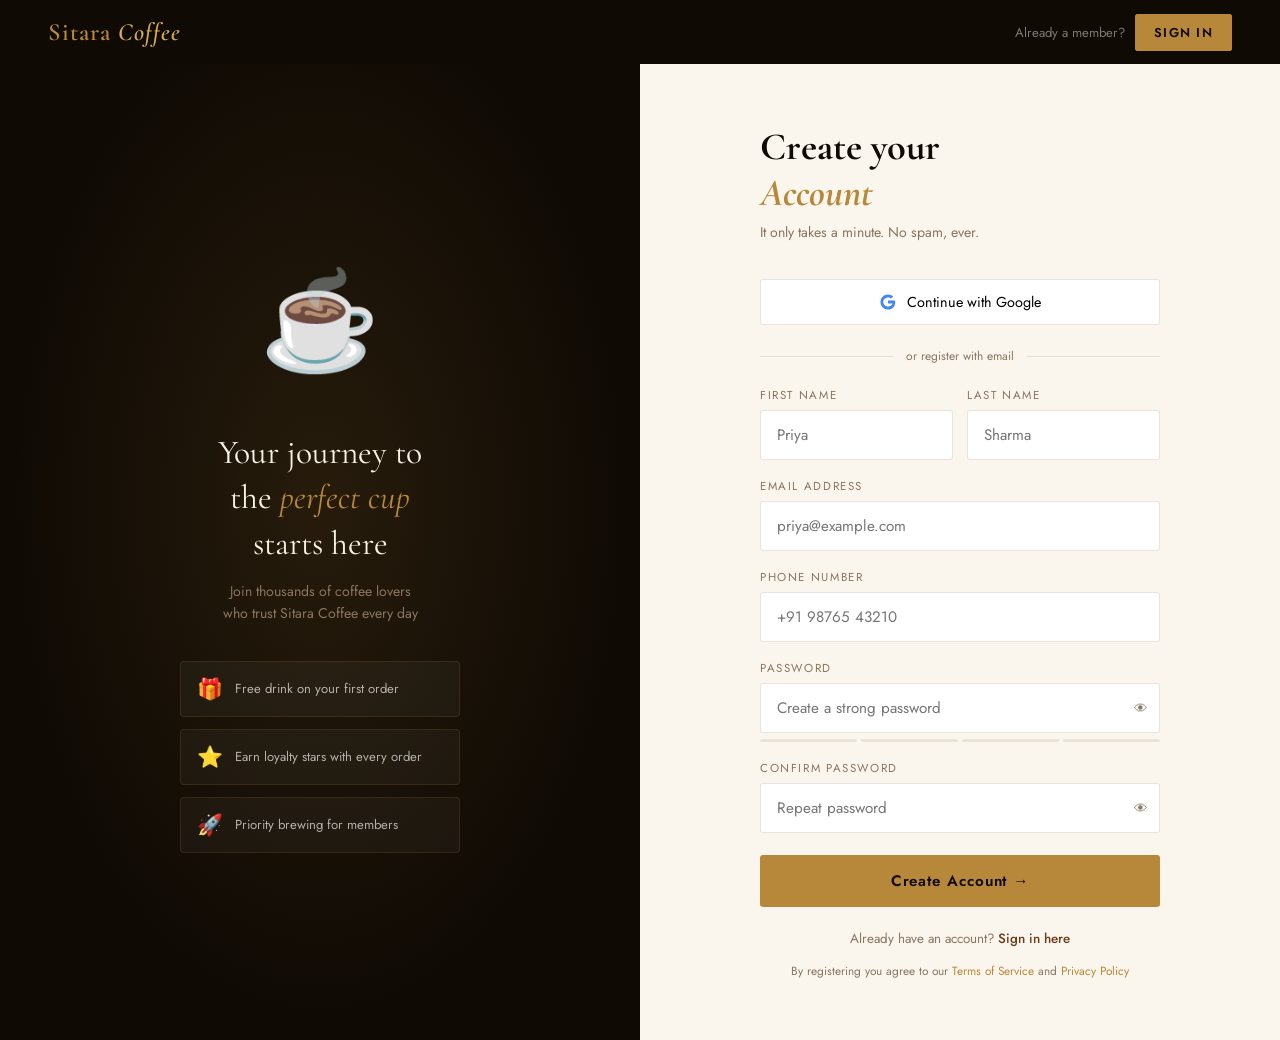
<file: sitara-coffee-flow.html>
<!DOCTYPE html>
<html lang="en">
<head>
<meta charset="UTF-8">
<meta name="viewport" content="width=device-width, initial-scale=1.0">
<title>Sitara Coffee</title>
<link href="https://fonts.googleapis.com/css2?family=Cormorant+Garamond:ital,wght@0,400;0,600;0,700;1,400;1,600&family=Jost:wght@300;400;500;600&display=swap" rel="stylesheet">
<style>
:root {
  --ink: #0F0A04;
  --parchment: #F7F1E3;
  --gold: #B8883A;
  --gold-light: #D4A85A;
  --gold-pale: #F0DEB8;
  --espresso: #3B1F0A;
  --roast: #6B3C1A;
  --cream: #FAF6ED;
  --muted: #8A7560;
  --border: rgba(184,136,58,0.18);
  --card-bg: #FFFFFF;
  --shadow: 0 4px 32px rgba(15,10,4,0.10);
  --shadow-lg: 0 16px 56px rgba(15,10,4,0.18);
}

* { margin:0; padding:0; box-sizing:border-box; }

body {
  font-family: 'Jost', sans-serif;
  background: var(--cream);
  color: var(--ink);
  min-height: 100vh;
  overflow-x: hidden;
}

/* ══════════════════════════════════
   SCREEN SYSTEM
══════════════════════════════════ */
.screen { display:none; min-height:100vh; }
.screen.active { display:flex; flex-direction:column; }

/* ══════════════════════════════════
   NAV
══════════════════════════════════ */
.topbar {
  display: flex; align-items: center; justify-content: space-between;
  padding: 0 48px; height: 64px;
  background: var(--ink);
  position: sticky; top: 0; z-index: 300;
}
.brand {
  font-family: 'Cormorant Garamond', serif;
  font-size: 1.55rem; font-weight: 600;
  color: var(--gold); letter-spacing: .04em; cursor: pointer;
}
.brand em { font-style: italic; color: var(--gold-light); }
.topbar-right { display: flex; gap: 10px; align-items: center; }

.tb-btn {
  background: transparent; border: 1px solid rgba(255,255,255,.15);
  color: rgba(255,255,255,.75); padding: 8px 18px; border-radius: 2px;
  font-family: 'Jost', sans-serif; font-size: .8rem; letter-spacing:.1em;
  text-transform: uppercase; cursor: pointer; transition: all .2s;
}
.tb-btn:hover { border-color: var(--gold); color: var(--gold); }
.tb-btn.filled { background: var(--gold); border-color: var(--gold); color: var(--ink); font-weight: 600; }
.tb-btn.filled:hover { background: var(--gold-light); }

.cart-btn {
  position: relative; background: transparent;
  border: 1px solid rgba(255,255,255,.18);
  color: white; width: 42px; height: 42px; border-radius: 50%;
  font-size: 1.1rem; cursor: pointer; display: flex;
  align-items: center; justify-content: center; transition: all .2s;
}
.cart-btn:hover { border-color: var(--gold); color: var(--gold); }
.cart-count {
  position: absolute; top: -5px; right: -5px;
  background: var(--gold); color: var(--ink);
  width: 18px; height: 18px; border-radius: 50%;
  font-size: .6rem; font-weight: 700;
  display: flex; align-items: center; justify-content: center;
  opacity: 0; transform: scale(0);
  transition: all .3s cubic-bezier(.34,1.56,.64,1);
}
.cart-count.show { opacity: 1; transform: scale(1); }

.user-chip {
  display: flex; align-items: center; gap: 8px;
  padding: 6px 14px; border: 1px solid rgba(255,255,255,.15);
  border-radius: 99px; cursor: pointer;
}
.user-chip .avatar {
  width: 26px; height: 26px; background: var(--gold);
  border-radius: 50%; font-size: .75rem; font-weight: 700;
  color: var(--ink); display: flex; align-items: center; justify-content: center;
}
.user-chip .name { color: rgba(255,255,255,.8); font-size: .82rem; }

/* ══════════════════════════════════
   PROGRESS STEPS (checkout flow)
══════════════════════════════════ */
.steps-bar {
  display: flex; align-items: center; justify-content: center;
  gap: 0; padding: 20px 48px;
  background: white; border-bottom: 1px solid var(--border);
}
.step {
  display: flex; align-items: center; gap: 8px;
  font-size: .78rem; letter-spacing: .1em; text-transform: uppercase;
  color: var(--muted);
}
.step-num {
  width: 26px; height: 26px; border-radius: 50%;
  border: 1.5px solid var(--muted);
  display: flex; align-items: center; justify-content: center;
  font-size: .72rem; font-weight: 600; transition: all .3s;
}
.step.active { color: var(--gold); }
.step.active .step-num { background: var(--gold); border-color: var(--gold); color: var(--ink); }
.step.done { color: var(--roast); }
.step.done .step-num { background: var(--roast); border-color: var(--roast); color: white; font-size: 0; }
.step.done .step-num::after { content: '✓'; font-size: .72rem; }
.step-line { width: 48px; height: 1px; background: var(--border); margin: 0 4px; }

/* ══════════════════════════════════
   AUTH SCREENS (Register / Login)
══════════════════════════════════ */
.auth-wrap {
  flex: 1; display: grid; grid-template-columns: 1fr 1fr;
  min-height: calc(100vh - 64px);
}
.auth-visual {
  background: var(--ink);
  display: flex; flex-direction: column;
  align-items: center; justify-content: center;
  padding: 64px; position: relative; overflow: hidden;
}
.auth-visual::before {
  content: ''; position: absolute; inset: 0;
  background: radial-gradient(ellipse at 50% 45%, rgba(184,136,58,.14) 0%, transparent 68%);
}
.auth-cup { font-size: 6rem; animation: floatY 3s ease-in-out infinite; margin-bottom: 40px; position: relative; z-index:1; }
@keyframes floatY { 0%,100%{transform:translateY(0)} 50%{transform:translateY(-12px)} }
.auth-tagline {
  font-family: 'Cormorant Garamond', serif;
  font-size: 2.1rem; color: var(--parchment); text-align: center;
  line-height: 1.35; position: relative; z-index:1;
}
.auth-tagline em { color: var(--gold); font-style: italic; }
.auth-sub { color: var(--muted); font-size: .88rem; text-align: center; margin-top: 14px; position: relative; z-index:1; line-height: 1.6; }
.auth-perks { margin-top: 36px; display: flex; flex-direction: column; gap: 12px; position: relative; z-index:1; width: 100%; max-width: 280px; }
.perk {
  display: flex; gap: 12px; align-items: center;
  padding: 12px 16px; background: rgba(255,255,255,.04);
  border: 1px solid rgba(184,136,58,.15); border-radius: 4px;
}
.perk-icon { font-size: 1.3rem; }
.perk-text { font-size: .82rem; color: rgba(255,255,255,.65); }

.auth-panel {
  display: flex; flex-direction: column; justify-content: center;
  align-items: center; padding: 60px 72px;
  background: var(--cream);
}
.auth-form { width: 100%; max-width: 400px; }
.auth-form h2 {
  font-family: 'Cormorant Garamond', serif;
  font-size: 2.4rem; font-weight: 700; margin-bottom: 6px;
}
.auth-form h2 em { font-style: italic; color: var(--gold); }
.auth-form .subtitle { color: var(--muted); font-size: .88rem; margin-bottom: 36px; line-height: 1.5; }

.input-group { margin-bottom: 18px; }
.input-group label {
  display: block; font-size: .72rem; letter-spacing: .14em;
  text-transform: uppercase; color: var(--muted); margin-bottom: 7px;
}
.input-group input {
  width: 100%; padding: 13px 16px;
  border: 1.5px solid rgba(107,60,26,.14);
  border-radius: 3px; background: white;
  font-family: 'Jost', sans-serif; font-size: .95rem;
  color: var(--ink); outline: none; transition: border-color .2s;
}
.input-group input:focus { border-color: var(--gold); box-shadow: 0 0 0 3px rgba(184,136,58,.1); }
.input-group input.error { border-color: #C0392B; }
.err-msg { color: #C0392B; font-size: .75rem; margin-top: 4px; display: none; }
.err-msg.show { display: block; }

.input-row { display: grid; grid-template-columns: 1fr 1fr; gap: 14px; }

.pw-wrap { position: relative; }
.pw-wrap input { padding-right: 44px; }
.pw-toggle {
  position: absolute; right: 12px; top: 50%; transform: translateY(-50%);
  background: none; border: none; cursor: pointer;
  color: var(--muted); font-size: .85rem;
}

.strength-bar { display: flex; gap: 4px; margin-top: 6px; }
.strength-seg { flex: 1; height: 3px; background: rgba(107,60,26,.1); border-radius: 99px; transition: background .3s; }

.divider { display: flex; align-items: center; gap: 12px; margin: 22px 0; }
.divider::before,.divider::after { content:''; flex:1; height:1px; background:rgba(107,60,26,.12); }
.divider span { font-size: .75rem; color: var(--muted); }

.google-btn {
  width: 100%; padding: 12px; border: 1.5px solid rgba(107,60,26,.14);
  background: white; border-radius: 3px;
  font-family: 'Jost', sans-serif; font-size: .9rem;
  cursor: pointer; display: flex; align-items: center;
  justify-content: center; gap: 10px; transition: all .2s; margin-bottom: 4px;
}
.google-btn:hover { border-color: var(--gold); background: rgba(184,136,58,.03); }

.submit-btn {
  width: 100%; padding: 15px; background: var(--gold); color: var(--ink);
  border: none; border-radius: 3px;
  font-family: 'Jost', sans-serif; font-weight: 600;
  font-size: .95rem; letter-spacing: .06em; cursor: pointer;
  transition: all .2s; margin-top: 4px;
}
.submit-btn:hover { background: var(--gold-light); transform: translateY(-1px); box-shadow: 0 6px 20px rgba(184,136,58,.3); }

.auth-switch { color: var(--muted); font-size: .84rem; text-align: center; margin-top: 22px; }
.auth-switch a { color: var(--roast); font-weight: 500; cursor: pointer; }
.auth-switch a:hover { color: var(--gold); }

.terms { font-size: .74rem; color: var(--muted); text-align: center; margin-top: 14px; line-height: 1.5; }
.terms a { color: var(--gold); cursor: pointer; }

/* ══════════════════════════════════
   MENU SCREEN
══════════════════════════════════ */
.menu-hero {
  background: var(--ink); padding: 52px 64px 44px;
  position: relative; overflow: hidden;
}
.menu-hero::after {
  content: ''; position: absolute; bottom: 0; left: 0; right: 0;
  height: 1px; background: linear-gradient(90deg, transparent, var(--gold), transparent);
}
.menu-hero h1 {
  font-family: 'Cormorant Garamond', serif;
  font-size: clamp(2.2rem,4vw,3.8rem); color: var(--parchment); line-height: 1.1;
}
.menu-hero h1 em { font-style: italic; color: var(--gold); }
.menu-hero p { color: var(--muted); margin-top: 10px; font-size: .9rem; }
.menu-filters {
  display: flex; gap: 8px; margin-top: 28px; flex-wrap: wrap;
}
.filter-pill {
  padding: 8px 22px; border-radius: 99px; border: 1px solid rgba(255,255,255,.15);
  color: rgba(255,255,255,.65); font-family: 'Jost', sans-serif;
  font-size: .8rem; letter-spacing: .08em; cursor: pointer; transition: all .2s;
  background: transparent;
}
.filter-pill.on { background: var(--gold); border-color: var(--gold); color: var(--ink); font-weight: 600; }
.filter-pill:hover:not(.on) { border-color: var(--gold); color: var(--gold); }

.menu-body { flex: 1; display: grid; grid-template-columns: 1fr 320px; }
.menu-grid-wrap { padding: 36px 48px; background: var(--cream); }
.menu-grid {
  display: grid; grid-template-columns: repeat(auto-fill, minmax(240px, 1fr)); gap: 20px;
}

.food-card {
  background: white; border-radius: 6px; overflow: hidden;
  box-shadow: var(--shadow); transition: transform .22s, box-shadow .22s;
  cursor: pointer;
}
.food-card:hover { transform: translateY(-5px); box-shadow: var(--shadow-lg); }
.food-card-img {
  height: 160px; display: flex; align-items: center; justify-content: center;
  font-size: 3.5rem; position: relative;
}
.food-badge {
  position: absolute; top: 10px; left: 10px;
  background: var(--gold); color: var(--ink);
  font-size: .6rem; font-weight: 700; letter-spacing: .1em;
  padding: 3px 9px; border-radius: 99px; text-transform: uppercase;
}
.food-card-body { padding: 16px 18px; }
.food-name { font-family: 'Cormorant Garamond', serif; font-size: 1.1rem; font-weight: 600; margin-bottom: 4px; }
.food-desc { font-size: .78rem; color: var(--muted); line-height: 1.55; margin-bottom: 14px; }
.food-footer { display: flex; align-items: center; justify-content: space-between; }
.food-price { font-family: 'Cormorant Garamond', serif; font-size: 1.15rem; font-weight: 700; color: var(--roast); }
.add-btn {
  width: 33px; height: 33px; border-radius: 50%;
  background: var(--ink); color: white; border: none;
  font-size: 1.1rem; cursor: pointer; display: flex;
  align-items: center; justify-content: center; transition: all .2s;
}
.add-btn:hover { background: var(--gold); color: var(--ink); transform: scale(1.1); }
.add-btn.added { background: #2D7A4F; font-size: .75rem; }

/* Mini Cart Sidebar on Menu */
.menu-cart {
  background: var(--ink); padding: 32px 28px;
  display: flex; flex-direction: column;
  position: sticky; top: 64px; height: calc(100vh - 64px); overflow-y: auto;
  border-left: 1px solid rgba(255,255,255,.06);
}
.mc-title {
  font-family: 'Cormorant Garamond', serif;
  font-size: 1.25rem; color: var(--parchment); margin-bottom: 24px;
  padding-bottom: 14px; border-bottom: 1px solid rgba(255,255,255,.08);
}
.mc-empty {
  flex: 1; display: flex; flex-direction: column;
  align-items: center; justify-content: center;
  gap: 10px; color: var(--muted); text-align: center;
}
.mc-empty .icon { font-size: 3rem; opacity: .25; }
.mc-empty p { font-size: .84rem; }
.mc-items { flex: 1; overflow-y: auto; }
.mc-items::-webkit-scrollbar { width: 3px; }
.mc-items::-webkit-scrollbar-thumb { background: rgba(184,136,58,.3); border-radius:99px; }

.mc-item {
  display: flex; gap: 10px; align-items: center;
  padding: 12px 0; border-bottom: 1px solid rgba(255,255,255,.06);
  animation: slideR .25s ease;
}
@keyframes slideR { from{opacity:0;transform:translateX(16px)} to{opacity:1;transform:none} }
.mc-item-emoji { font-size: 1.4rem; width: 36px; text-align: center; }
.mc-item-name { color: var(--parchment); font-size: .85rem; flex: 1; }
.mc-item-price { color: var(--gold); font-family: 'Cormorant Garamond', serif; font-size: .95rem; }
.mc-qty { display: flex; align-items: center; gap: 8px; }
.mc-qty-btn {
  width: 22px; height: 22px; border-radius: 50%;
  background: rgba(255,255,255,.08); border: none;
  color: white; font-size: .85rem; cursor: pointer;
  display: flex; align-items: center; justify-content: center; transition: background .15s;
}
.mc-qty-btn:hover { background: var(--gold); color: var(--ink); }
.mc-qty-num { color: white; font-size: .82rem; min-width: 16px; text-align: center; }

.mc-footer { padding-top: 18px; border-top: 1px solid rgba(255,255,255,.08); margin-top: 4px; }
.mc-row { display: flex; justify-content: space-between; color: var(--muted); font-size: .8rem; margin-bottom: 6px; }
.mc-total { display: flex; justify-content: space-between; color: var(--parchment); font-family: 'Cormorant Garamond', serif; font-size: 1.1rem; margin-bottom: 16px; margin-top: 8px; }
.mc-total span:last-child { color: var(--gold); }
.checkout-now-btn {
  width: 100%; padding: 14px; background: var(--gold); color: var(--ink);
  border: none; border-radius: 3px;
  font-family: 'Jost', sans-serif; font-weight: 600;
  font-size: .9rem; letter-spacing: .06em; cursor: pointer; transition: all .2s;
}
.checkout-now-btn:hover { background: var(--gold-light); }
.checkout-now-btn:disabled { opacity: .35; cursor: not-allowed; }

/* ══════════════════════════════════
   CART SCREEN
══════════════════════════════════ */
.cart-screen-body {
  flex: 1; display: grid; grid-template-columns: 1fr 380px;
  padding: 48px; gap: 32px; align-items: start;
  background: var(--cream); max-width: 1200px; margin: 0 auto; width: 100%;
}
.cart-screen-body h2 {
  font-family: 'Cormorant Garamond', serif;
  font-size: 2.2rem; margin-bottom: 28px; grid-column: 1/-1;
}
.cart-screen-body h2 em { font-style: italic; color: var(--gold); }

.cart-list { display: flex; flex-direction: column; gap: 14px; }
.cart-row-item {
  display: flex; gap: 16px; align-items: center;
  background: white; padding: 18px 20px; border-radius: 6px;
  box-shadow: var(--shadow);
}
.cri-emoji { font-size: 2.2rem; width: 56px; text-align: center; }
.cri-info { flex: 1; }
.cri-name { font-family: 'Cormorant Garamond', serif; font-size: 1.1rem; font-weight: 600; }
.cri-tag { font-size: .72rem; color: var(--muted); margin-top: 2px; text-transform: capitalize; }
.cri-unit-price { font-size: .82rem; color: var(--muted); margin-top: 4px; }
.cri-controls { display: flex; align-items: center; gap: 12px; }
.c-qty-btn {
  width: 30px; height: 30px; border-radius: 50%;
  background: var(--cream); border: 1px solid var(--border);
  font-size: 1rem; cursor: pointer; display: flex;
  align-items: center; justify-content: center; transition: all .2s;
}
.c-qty-btn:hover { background: var(--gold); border-color: var(--gold); color: var(--ink); }
.c-qty-num { font-size: .95rem; min-width: 22px; text-align: center; font-weight: 500; }
.cri-price { font-family: 'Cormorant Garamond', serif; font-size: 1.15rem; font-weight: 700; color: var(--roast); min-width: 64px; text-align: right; }
.cri-remove {
  background: none; border: none; color: var(--muted);
  cursor: pointer; font-size: .75rem; letter-spacing: .05em;
  transition: color .2s; padding: 4px;
}
.cri-remove:hover { color: #C0392B; }

.cart-empty-state {
  text-align: center; padding: 80px 40px; color: var(--muted); grid-column: 1/-1;
}
.cart-empty-state .big-emoji { font-size: 5rem; opacity: .2; margin-bottom: 20px; }
.cart-empty-state p { font-size: 1rem; margin-bottom: 24px; }

/* Order Summary Card */
.order-card {
  background: white; border-radius: 8px;
  padding: 28px 24px; box-shadow: var(--shadow);
  position: sticky; top: 80px;
}
.order-card h3 {
  font-family: 'Cormorant Garamond', serif;
  font-size: 1.3rem; margin-bottom: 22px;
  padding-bottom: 14px; border-bottom: 1px solid var(--border);
}
.order-line { display: flex; justify-content: space-between; font-size: .85rem; color: var(--muted); margin-bottom: 9px; }
.order-divider { height: 1px; background: var(--border); margin: 14px 0; }
.order-total { display: flex; justify-content: space-between; font-family: 'Cormorant Garamond', serif; font-size: 1.2rem; font-weight: 700; }
.order-total span:last-child { color: var(--gold); }
.promo-wrap { display: flex; gap: 8px; margin: 18px 0; }
.promo-wrap input {
  flex: 1; padding: 10px 12px; border: 1.5px solid var(--border);
  border-radius: 3px; font-family: 'Jost', sans-serif; font-size: .85rem;
  outline: none; transition: border-color .2s;
}
.promo-wrap input:focus { border-color: var(--gold); }
.promo-btn {
  padding: 10px 16px; background: var(--ink); color: white;
  border: none; border-radius: 3px; font-size: .8rem; cursor: pointer;
  transition: background .2s; white-space: nowrap;
}
.promo-btn:hover { background: var(--roast); }
.promo-msg { font-size: .75rem; margin-top: -10px; margin-bottom: 10px; }
.promo-msg.ok { color: #2D7A4F; }
.promo-msg.err { color: #C0392B; }
.proceed-btn {
  width: 100%; padding: 15px; background: var(--gold); color: var(--ink);
  border: none; border-radius: 3px; margin-top: 16px;
  font-family: 'Jost', sans-serif; font-weight: 600;
  font-size: .95rem; letter-spacing: .06em; cursor: pointer; transition: all .2s;
}
.proceed-btn:hover { background: var(--gold-light); transform: translateY(-1px); }
.proceed-btn:disabled { opacity: .35; cursor: not-allowed; transform: none; }
.back-link {
  display: block; text-align: center; margin-top: 14px;
  color: var(--muted); font-size: .82rem; cursor: pointer;
  transition: color .2s;
}
.back-link:hover { color: var(--gold); }

/* ══════════════════════════════════
   CHECKOUT SCREEN
══════════════════════════════════ */
.checkout-body {
  flex: 1; display: grid; grid-template-columns: 1fr 380px;
  padding: 48px; gap: 32px; align-items: start;
  background: var(--cream); max-width: 1200px; margin: 0 auto; width: 100%;
}

.checkout-form h2 {
  font-family: 'Cormorant Garamond', serif;
  font-size: 2.1rem; margin-bottom: 6px;
}
.checkout-form h2 em { font-style: italic; color: var(--gold); }
.checkout-form .sub { color: var(--muted); font-size: .88rem; margin-bottom: 32px; }

.sec-head {
  font-size: .7rem; letter-spacing: .2em; text-transform: uppercase;
  color: var(--gold); margin: 28px 0 16px;
  display: flex; align-items: center; gap: 10px;
}
.sec-head::after { content: ''; flex: 1; height: 1px; background: var(--border); }

/* Payment cards */
.pay-grid { display: grid; grid-template-columns: repeat(4, 1fr); gap: 10px; margin-bottom: 6px; }
.pay-opt { position: relative; }
.pay-opt input { position: absolute; opacity: 0; }
.pay-lbl {
  display: flex; flex-direction: column; align-items: center; gap: 7px;
  padding: 16px 10px; border: 1.5px solid var(--border);
  border-radius: 6px; cursor: pointer; transition: all .2s;
  background: white; text-align: center;
}
.pay-lbl:hover { border-color: var(--gold); }
.pay-opt input:checked + .pay-lbl {
  border-color: var(--gold); background: rgba(184,136,58,.06);
  box-shadow: 0 0 0 3px rgba(184,136,58,.12);
}
.pay-icon { font-size: 1.6rem; }
.pay-name { font-size: .75rem; font-weight: 600; color: var(--ink); }
.pay-sub { font-size: .65rem; color: var(--muted); }

/* Expandable panels */
.pay-panel {
  display: none; background: rgba(184,136,58,.04);
  border: 1px solid rgba(184,136,58,.2); border-radius: 6px;
  padding: 20px; margin-top: 10px; margin-bottom: 6px;
}
.pay-panel.show { display: block; animation: fadeUp .3s ease; }
@keyframes fadeUp { from{opacity:0;transform:translateY(8px)} to{opacity:1;transform:none} }
.card-num-wrap { position: relative; }
.card-num-wrap input { padding-right: 52px; letter-spacing: .1em; }
.card-brand { position: absolute; right: 14px; top: 50%; transform: translateY(-50%); font-size: 1.2rem; pointer-events: none; }
.card-row3 { display: grid; grid-template-columns: 2fr 1fr 1fr; gap: 12px; }

.upi-apps { display: flex; gap: 8px; flex-wrap: wrap; margin-top: 14px; }
.upi-app-btn {
  display: flex; align-items: center; gap: 7px;
  padding: 9px 14px; border: 1px solid var(--border);
  border-radius: 4px; background: white; cursor: pointer;
  font-size: .8rem; font-family: 'Jost', sans-serif;
  transition: all .2s;
}
.upi-app-btn:hover,.upi-app-btn.sel { border-color: var(--gold); background: rgba(184,136,58,.06); color: var(--roast); font-weight: 500; }
.cod-note {
  display: flex; align-items: center; gap: 10px;
  padding: 14px 16px; background: rgba(45,122,79,.07);
  border: 1px solid rgba(45,122,79,.2); border-radius: 4px;
  color: #2D7A4F; font-size: .86rem;
}

/* Address toggle */
.addr-row { display: none; }
.addr-row.show { display: block; }

/* Order summary (checkout sidebar) */
.co-order-card {
  background: white; border-radius: 8px;
  padding: 24px; box-shadow: var(--shadow);
  position: sticky; top: 80px;
}
.co-order-card h3 { font-family: 'Cormorant Garamond', serif; font-size: 1.2rem; margin-bottom: 18px; padding-bottom: 12px; border-bottom: 1px solid var(--border); }
.co-item { display: flex; justify-content: space-between; align-items: center; margin-bottom: 12px; gap: 10px; }
.co-item-l { display: flex; gap: 8px; align-items: center; }
.co-item-emoji { font-size: 1.2rem; }
.co-item-name { font-size: .84rem; }
.co-item-qty { font-size: .72rem; color: var(--muted); }
.co-item-price { font-family: 'Cormorant Garamond', serif; font-size: .95rem; color: var(--gold); font-weight: 600; white-space: nowrap; }
.co-divider { height: 1px; background: var(--border); margin: 14px 0; }
.co-line { display: flex; justify-content: space-between; font-size: .82rem; color: var(--muted); margin-bottom: 7px; }
.co-total { display: flex; justify-content: space-between; font-family: 'Cormorant Garamond', serif; font-size: 1.15rem; font-weight: 700; margin-top: 8px; }
.co-total span:last-child { color: var(--gold); }
.co-discount { color: #2D7A4F; font-size: .8rem; }
.place-btn {
  width: 100%; padding: 16px; background: var(--gold); color: var(--ink);
  border: none; border-radius: 3px; margin-top: 20px;
  font-family: 'Jost', sans-serif; font-weight: 600;
  font-size: 1rem; letter-spacing: .06em; cursor: pointer; transition: all .2s;
}
.place-btn:hover { background: var(--gold-light); transform: translateY(-1px); box-shadow: 0 8px 24px rgba(184,136,58,.3); }
.secure-note {
  display: flex; align-items: center; justify-content: center;
  gap: 6px; font-size: .72rem; color: var(--muted); margin-top: 12px;
}

/* ══════════════════════════════════
   THANK YOU SCREEN
══════════════════════════════════ */
.ty-page {
  flex: 1; display: flex; flex-direction: column;
  align-items: center; justify-content: center;
  background: var(--ink); padding: 80px 40px; text-align: center;
  position: relative; overflow: hidden;
}
.ty-page::before {
  content: ''; position: absolute; inset: 0;
  background: radial-gradient(ellipse at 50% 40%, rgba(184,136,58,.12) 0%, transparent 62%);
}
.ty-confetti { position: absolute; inset: 0; pointer-events: none; }
.ty-confetti-dot { position: absolute; border-radius: 50%; animation: fall linear infinite; }
@keyframes fall { 0%{transform:translateY(-20px) rotate(0deg);opacity:1} 100%{transform:translateY(110vh) rotate(720deg);opacity:0} }

.ty-check {
  width: 80px; height: 80px; border-radius: 50%;
  background: rgba(45,122,79,.15); border: 2px solid rgba(45,122,79,.4);
  display: flex; align-items: center; justify-content: center;
  font-size: 2.2rem; margin-bottom: 28px;
  position: relative; z-index: 1;
  animation: popIn .6s cubic-bezier(.34,1.56,.64,1);
}
@keyframes popIn { from{transform:scale(0);opacity:0} to{transform:scale(1);opacity:1} }

.ty-kicker { font-size: .72rem; letter-spacing: .35em; color: var(--gold); text-transform: uppercase; margin-bottom: 16px; position: relative; z-index:1; }
.ty-h1 {
  font-family: 'Cormorant Garamond', serif;
  font-size: clamp(2.4rem,5vw,4rem); color: var(--parchment);
  line-height: 1.1; margin-bottom: 14px; position: relative; z-index:1;
}
.ty-h1 em { font-style: italic; color: var(--gold); }
.ty-desc { color: var(--muted); font-size: .95rem; line-height: 1.75; max-width: 480px; margin-bottom: 44px; position: relative; z-index:1; }

.ty-receipt {
  background: rgba(255,255,255,.05); border: 1px solid rgba(184,136,58,.2);
  border-radius: 8px; padding: 28px 44px; margin-bottom: 44px;
  position: relative; z-index:1;
  min-width: 340px;
}
.ty-receipt::before {
  content: ''; position: absolute; top: -10px; left: 50%; transform: translateX(-50%);
  width: 20px; height: 20px; background: var(--ink);
  border-radius: 50%;
}
.ty-receipt::after {
  content: ''; position: absolute; bottom: -10px; left: 50%; transform: translateX(-50%);
  width: 20px; height: 20px; background: var(--ink);
  border-radius: 50%;
}
.ty-label { font-size: .68rem; letter-spacing: .18em; text-transform: uppercase; color: var(--muted); margin-bottom: 4px; }
.ty-value { font-family: 'Cormorant Garamond', serif; font-size: 1.8rem; color: var(--gold); margin-bottom: 12px; }
.ty-divider { height: 1px; border: none; border-top: 1px dashed rgba(255,255,255,.1); margin: 14px 0; }
.ty-meta { display: flex; justify-content: space-between; gap: 24px; }
.ty-meta-item { text-align: center; }
.ty-meta-label { font-size: .68rem; letter-spacing: .1em; text-transform: uppercase; color: var(--muted); margin-bottom: 4px; }
.ty-meta-val { color: var(--parchment); font-size: .9rem; font-weight: 500; }
.ty-meta-val.gold { color: var(--gold); }

.ty-actions { display: flex; gap: 14px; position: relative; z-index:1; }
.ty-actions .btn-primary {
  background: var(--gold); color: var(--ink); border: none; padding: 14px 32px;
  border-radius: 3px; font-family: 'Jost', sans-serif; font-weight: 600;
  font-size: .9rem; letter-spacing: .06em; cursor: pointer; transition: all .2s;
}
.ty-actions .btn-primary:hover { background: var(--gold-light); }
.ty-actions .btn-outline {
  background: transparent; color: rgba(255,255,255,.7);
  border: 1px solid rgba(255,255,255,.2); padding: 14px 32px;
  border-radius: 3px; font-family: 'Jost', sans-serif;
  font-size: .9rem; cursor: pointer; transition: all .2s;
}
.ty-actions .btn-outline:hover { border-color: var(--gold); color: var(--gold); }

/* ══════════════════════════════════
   UTILITIES
══════════════════════════════════ */
.toast-container { position: fixed; bottom: 28px; right: 28px; z-index: 9999; display: flex; flex-direction: column; gap: 8px; }
.toast {
  background: var(--ink); color: var(--parchment);
  padding: 13px 20px; border-radius: 4px;
  border-left: 3px solid var(--gold); font-size: .88rem;
  box-shadow: 0 8px 28px rgba(0,0,0,.3);
  animation: toastIn .3s ease;
}
.toast.bye { animation: toastOut .3s ease forwards; }
@keyframes toastIn { from{transform:translateX(80px);opacity:0} to{transform:none;opacity:1} }
@keyframes toastOut { to{transform:translateX(80px);opacity:0} }
.toast.green { border-left-color: #2D7A4F; }

/* Loading overlay */
.loading-overlay {
  position: fixed; inset: 0; background: rgba(15,10,4,.85);
  display: flex; flex-direction: column; align-items: center; justify-content: center;
  z-index: 9000; display: none;
}
.loading-overlay.show { display: flex; }
.loading-cup { font-size: 3.5rem; animation: loadPulse 1s ease-in-out infinite; }
@keyframes loadPulse { 0%,100%{transform:scale(1);opacity:.6} 50%{transform:scale(1.15);opacity:1} }
.loading-text { color: var(--gold); font-size: .82rem; letter-spacing: .2em; text-transform: uppercase; margin-top: 16px; }

@media (max-width: 900px) {
  .auth-wrap { grid-template-columns: 1fr; }
  .auth-visual { display: none; }
  .auth-panel { padding: 48px 28px; }
  .topbar { padding: 0 20px; }
  .menu-body { grid-template-columns: 1fr; }
  .menu-cart { display: none; }
  .menu-grid-wrap { padding: 24px; }
  .cart-screen-body,.checkout-body { grid-template-columns: 1fr; padding: 28px 20px; }
  .order-card,.co-order-card { position: static; }
  .pay-grid { grid-template-columns: 1fr 1fr; }
  .card-row3 { grid-template-columns: 1fr 1fr; }
  .ty-receipt { min-width: auto; padding: 24px 24px; }
  .menu-hero { padding: 40px 24px 32px; }
}
</style>
</head>
<body>

<!-- ══════════════ LOADING ══════════════ -->
<div class="loading-overlay" id="loading">
  <div class="loading-cup">☕</div>
  <div class="loading-text">Brewing…</div>
</div>

<!-- ══════════════ TOASTS ══════════════ -->
<div class="toast-container" id="toasts"></div>

<!-- ════════════════════════════════════════
     SCREEN 1: REGISTER
════════════════════════════════════════ -->
<div class="screen active" id="s-register">
  <nav class="topbar">
    <div class="brand" onclick="goTo('s-register')">Sitara <em>Coffee</em></div>
    <div class="topbar-right">
      <span style="color:rgba(255,255,255,.45);font-size:.82rem;">Already a member?</span>
      <button class="tb-btn filled" onclick="goTo('s-login')">Sign In</button>
    </div>
  </nav>
  <div class="auth-wrap">
    <div class="auth-visual">
      <div class="auth-cup">☕</div>
      <div class="auth-tagline">Your journey to<br>the <em>perfect cup</em><br>starts here</div>
      <div class="auth-sub">Join thousands of coffee lovers<br>who trust Sitara Coffee every day</div>
      <div class="auth-perks">
        <div class="perk"><div class="perk-icon">🎁</div><div class="perk-text">Free drink on your first order</div></div>
        <div class="perk"><div class="perk-icon">⭐</div><div class="perk-text">Earn loyalty stars with every order</div></div>
        <div class="perk"><div class="perk-icon">🚀</div><div class="perk-text">Priority brewing for members</div></div>
      </div>
    </div>
    <div class="auth-panel">
      <div class="auth-form">
        <h2>Create your<br><em>Account</em></h2>
        <p class="subtitle">It only takes a minute. No spam, ever.</p>

        <button class="google-btn" onclick="handleGoogleAuth()">
          <svg width="18" height="18" viewBox="0 0 18 18"><path d="M9 7.5V10.5H13.48C13.25 11.7 12.1 13.5 9 13.5C6.35 13.5 4.2 11.32 4.2 9C4.2 6.68 6.35 4.5 9 4.5C10.48 4.5 11.5 5.1 12.07 5.62L14.22 3.55C12.92 2.35 11.12 1.5 9 1.5C4.86 1.5 1.5 4.86 1.5 9C1.5 13.14 4.86 16.5 9 16.5C13.32 16.5 16.2 13.5 16.2 9.15C16.2 8.58 16.14 8.16 16.05 7.5H9Z" fill="#4285F4"/></svg>
          Continue with Google
        </button>
        <div class="divider"><span>or register with email</span></div>

        <div class="input-row">
          <div class="input-group">
            <label>First Name</label>
            <input type="text" id="reg-fname" placeholder="Priya" oninput="clearErr(this)">
            <div class="err-msg" id="err-fname">Required</div>
          </div>
          <div class="input-group">
            <label>Last Name</label>
            <input type="text" id="reg-lname" placeholder="Sharma" oninput="clearErr(this)">
            <div class="err-msg" id="err-lname">Required</div>
          </div>
        </div>

        <div class="input-group">
          <label>Email Address</label>
          <input type="email" id="reg-email" placeholder="priya@example.com" oninput="clearErr(this)">
          <div class="err-msg" id="err-email">Enter a valid email</div>
        </div>

        <div class="input-group">
          <label>Phone Number</label>
          <input type="tel" id="reg-phone" placeholder="+91 98765 43210" oninput="clearErr(this)">
          <div class="err-msg" id="err-phone">Enter a valid number</div>
        </div>

        <div class="input-group">
          <label>Password</label>
          <div class="pw-wrap">
            <input type="password" id="reg-pw" placeholder="Create a strong password" oninput="checkStrength(this.value); clearErr(this)">
            <button class="pw-toggle" type="button" onclick="togglePw('reg-pw',this)">👁</button>
          </div>
          <div class="strength-bar">
            <div class="strength-seg" id="str1"></div>
            <div class="strength-seg" id="str2"></div>
            <div class="strength-seg" id="str3"></div>
            <div class="strength-seg" id="str4"></div>
          </div>
          <div class="err-msg" id="err-pw">Min 6 characters</div>
        </div>

        <div class="input-group">
          <label>Confirm Password</label>
          <div class="pw-wrap">
            <input type="password" id="reg-pw2" placeholder="Repeat password" oninput="clearErr(this)">
            <button class="pw-toggle" type="button" onclick="togglePw('reg-pw2',this)">👁</button>
          </div>
          <div class="err-msg" id="err-pw2">Passwords do not match</div>
        </div>

        <button class="submit-btn" onclick="doRegister()">Create Account →</button>
        <div class="auth-switch">Already have an account? <a onclick="goTo('s-login')">Sign in here</a></div>
        <p class="terms">By registering you agree to our <a>Terms of Service</a> and <a>Privacy Policy</a></p>
      </div>
    </div>
  </div>
</div>

<!-- ════════════════════════════════════════
     SCREEN 2: LOGIN
════════════════════════════════════════ -->
<div class="screen" id="s-login">
  <nav class="topbar">
    <div class="brand" onclick="goTo('s-register')">Sitara <em>Coffee</em></div>
    <div class="topbar-right">
      <span style="color:rgba(255,255,255,.45);font-size:.82rem;">New here?</span>
      <button class="tb-btn filled" onclick="goTo('s-register')">Register</button>
    </div>
  </nav>
  <div class="auth-wrap">
    <div class="auth-visual">
      <div class="auth-cup">☕</div>
      <div class="auth-tagline">"Life begins <em>after coffee</em>"</div>
      <div class="auth-sub">Welcome back. Your perfect brew<br>is waiting for you.</div>
      <div class="auth-perks">
        <div class="perk"><div class="perk-icon">📦</div><div class="perk-text">Track your orders in real-time</div></div>
        <div class="perk"><div class="perk-icon">💳</div><div class="perk-text">Saved addresses & payment methods</div></div>
        <div class="perk"><div class="perk-icon">🏆</div><div class="perk-text">View your loyalty rewards</div></div>
      </div>
    </div>
    <div class="auth-panel">
      <div class="auth-form">
        <h2>Welcome<br><em>Back</em></h2>
        <p class="subtitle">Sign in to continue to your account.</p>

        <button class="google-btn" onclick="handleGoogleAuth()">
          <svg width="18" height="18" viewBox="0 0 18 18"><path d="M9 7.5V10.5H13.48C13.25 11.7 12.1 13.5 9 13.5C6.35 13.5 4.2 11.32 4.2 9C4.2 6.68 6.35 4.5 9 4.5C10.48 4.5 11.5 5.1 12.07 5.62L14.22 3.55C12.92 2.35 11.12 1.5 9 1.5C4.86 1.5 1.5 4.86 1.5 9C1.5 13.14 4.86 16.5 9 16.5C13.32 16.5 16.2 13.5 16.2 9.15C16.2 8.58 16.14 8.16 16.05 7.5H9Z" fill="#4285F4"/></svg>
          Continue with Google
        </button>
        <div class="divider"><span>or sign in with email</span></div>

        <div class="input-group">
          <label>Email Address</label>
          <input type="email" id="login-email" placeholder="priya@example.com" oninput="clearErr(this)">
          <div class="err-msg" id="err-lemail">Enter your email</div>
        </div>

        <div class="input-group">
          <label>Password</label>
          <div class="pw-wrap">
            <input type="password" id="login-pw" placeholder="••••••••" oninput="clearErr(this)">
            <button class="pw-toggle" type="button" onclick="togglePw('login-pw',this)">👁</button>
          </div>
          <div class="err-msg" id="err-lpw">Enter your password</div>
        </div>

        <div style="text-align:right; margin-top:-10px; margin-bottom:18px;">
          <a style="font-size:.8rem; color:var(--roast); cursor:pointer;" onclick="showToast('Reset link sent to your email!','green')">Forgot password?</a>
        </div>

        <button class="submit-btn" onclick="doLogin()">Sign In →</button>
        <div class="auth-switch">Don't have an account? <a onclick="goTo('s-register')">Create one free</a></div>
      </div>
    </div>
  </div>
</div>

<!-- ════════════════════════════════════════
     SCREEN 3: MENU
════════════════════════════════════════ -->
<div class="screen" id="s-menu">
  <nav class="topbar">
    <div class="brand">Sitara <em>Coffee</em></div>
    <div class="topbar-right">
      <div class="user-chip" id="user-chip">
        <div class="avatar" id="user-avatar">P</div>
        <span class="name" id="user-name-chip">Priya</span>
      </div>
      <button class="cart-btn" onclick="goTo('s-cart')">
        🛒
        <div class="cart-count" id="cart-count">0</div>
      </button>
    </div>
  </nav>

  <div class="menu-hero">
    <h1>Our <em>Menu</em></h1>
    <p>Add items to your cart — brewed fresh every time</p>
    <div class="menu-filters">
      <button class="filter-pill on" onclick="filterMenu('all',this)">All Items</button>
      <button class="filter-pill" onclick="filterMenu('hot',this)">Hot Drinks ☕</button>
      <button class="filter-pill" onclick="filterMenu('cold',this)">Cold Drinks 🧊</button>
      <button class="filter-pill" onclick="filterMenu('food',this)">Food 🍽</button>
    </div>
  </div>

  <div class="menu-body">
    <div class="menu-grid-wrap">
      <div class="menu-grid" id="menu-grid"></div>
    </div>
    <!-- Mini Cart Sidebar -->
    <div class="menu-cart">
      <div class="mc-title">Your Cart</div>
      <div id="mc-empty" class="mc-empty">
        <div class="icon">🛒</div>
        <p>Nothing here yet.<br>Add some items!</p>
      </div>
      <div class="mc-items" id="mc-items" style="display:none"></div>
      <div class="mc-footer" id="mc-footer" style="display:none">
        <div class="mc-row"><span>Subtotal</span><span id="mc-sub">₹0</span></div>
        <div class="mc-row"><span>Tax (5%)</span><span id="mc-tax">₹0</span></div>
        <div class="mc-total"><span>Total</span><span id="mc-total">₹0</span></div>
        <button class="checkout-now-btn" onclick="goTo('s-cart')">View Cart &amp; Checkout →</button>
      </div>
    </div>
  </div>
</div>

<!-- ════════════════════════════════════════
     SCREEN 4: CART
════════════════════════════════════════ -->
<div class="screen" id="s-cart">
  <nav class="topbar">
    <div class="brand">Sitara <em>Coffee</em></div>
    <div class="topbar-right">
      <button class="tb-btn" onclick="goTo('s-menu')">← Back to Menu</button>
      <div class="user-chip">
        <div class="avatar" id="cart-avatar">P</div>
        <span class="name" id="cart-name-chip">Priya</span>
      </div>
    </div>
  </nav>

  <div style="background:white; border-bottom:1px solid var(--border); padding: 16px 48px; display:flex; gap:0; align-items:center; justify-content:center;">
    <div class="step done" id="step-menu"><div class="step-num">1</div>&nbsp;Menu</div>
    <div class="step-line"></div>
    <div class="step active" id="step-cart"><div class="step-num">2</div>&nbsp;Cart</div>
    <div class="step-line"></div>
    <div class="step" id="step-checkout"><div class="step-num">3</div>&nbsp;Checkout</div>
    <div class="step-line"></div>
    <div class="step" id="step-confirm"><div class="step-num">4</div>&nbsp;Confirm</div>
  </div>

  <div style="flex:1; background:var(--cream); padding:48px; max-width:1200px; margin:0 auto; width:100%; display:grid; grid-template-columns:1fr 380px; gap:32px; align-items:start;">
    <div>
      <h2 style="font-family:'Cormorant Garamond',serif; font-size:2rem; margin-bottom:24px;">
        Your <em style="font-style:italic;color:var(--gold)">Cart</em>
      </h2>
      <div class="cart-list" id="cart-list-items"></div>
    </div>
    <div class="order-card">
      <h3>Order Summary</h3>
      <div id="co-lines"></div>
      <div class="order-divider"></div>
      <div class="order-line"><span>Subtotal</span><span id="co-sub">₹0</span></div>
      <div class="order-line"><span>Tax (5%)</span><span id="co-tax">₹0</span></div>
      <div class="order-line"><span>Packaging</span><span id="co-pack">₹10</span></div>
      <div class="order-line co-discount" id="co-discount-row" style="display:none"><span>Promo Applied 🎉</span><span id="co-discount-val"></span></div>
      <div class="order-divider"></div>
      <div class="order-total"><span>Total</span><span id="co-total">₹0</span></div>
      <div class="promo-wrap">
        <input type="text" id="promo-input" placeholder="Enter promo code" style="text-transform:uppercase;">
        <button class="promo-btn" onclick="applyPromo()">Apply</button>
      </div>
      <div class="promo-msg" id="promo-msg"></div>
      <button class="proceed-btn" id="proceed-checkout-btn" onclick="goTo('s-checkout')" disabled>Proceed to Checkout →</button>
      <a class="back-link" onclick="goTo('s-menu')">← Continue Shopping</a>
    </div>
  </div>
</div>

<!-- ════════════════════════════════════════
     SCREEN 5: CHECKOUT
════════════════════════════════════════ -->
<div class="screen" id="s-checkout">
  <nav class="topbar">
    <div class="brand">Sitara <em>Coffee</em></div>
    <div class="topbar-right">
      <button class="tb-btn" onclick="goTo('s-cart')">← Back to Cart</button>
      <div class="user-chip">
        <div class="avatar" id="co-avatar">P</div>
        <span class="name" id="co-name-chip">Priya</span>
      </div>
    </div>
  </nav>

  <div style="background:white; border-bottom:1px solid var(--border); padding:16px 48px; display:flex; gap:0; align-items:center; justify-content:center;">
    <div class="step done"><div class="step-num">1</div>&nbsp;Menu</div>
    <div class="step-line"></div>
    <div class="step done"><div class="step-num">2</div>&nbsp;Cart</div>
    <div class="step-line"></div>
    <div class="step active"><div class="step-num">3</div>&nbsp;Checkout</div>
    <div class="step-line"></div>
    <div class="step"><div class="step-num">4</div>&nbsp;Confirm</div>
  </div>

  <div class="checkout-body">
    <div class="checkout-form">
      <h2>Checkout</h2>
      <p class="sub">Almost there — fill in your details and pick a payment method.</p>

      <div class="sec-head">Delivery Details</div>
      <div class="input-row">
        <div class="input-group">
          <label>First Name</label>
          <input type="text" id="co-fname" placeholder="Priya">
        </div>
        <div class="input-group">
          <label>Last Name</label>
          <input type="text" id="co-lname" placeholder="Sharma">
        </div>
      </div>
      <div class="input-group">
        <label>Phone</label>
        <input type="tel" id="co-phone" placeholder="+91 98765 43210">
        <div class="err-msg" id="err-co-phone">Enter your phone number</div>
      </div>
      <div class="input-group">
        <label>Order Type</label>
        <select id="co-type" onchange="toggleAddress()" style="width:100%;padding:13px 16px;border:1.5px solid rgba(107,60,26,.14);border-radius:3px;font-family:'Jost',sans-serif;font-size:.95rem;outline:none;background:white;color:var(--ink);">
          <option value="dine">Dine In</option>
          <option value="takeaway">Takeaway</option>
          <option value="delivery">Home Delivery</option>
        </select>
      </div>
      <div class="addr-row input-group" id="addr-row">
        <label>Delivery Address</label>
        <textarea id="co-addr" placeholder="House No, Street, Area, City, PIN" style="width:100%;padding:13px 16px;border:1.5px solid rgba(107,60,26,.14);border-radius:3px;font-family:'Jost',sans-serif;font-size:.95rem;resize:vertical;min-height:90px;outline:none;transition:border-color .2s;"></textarea>
        <div class="err-msg" id="err-co-addr">Please enter a delivery address</div>
      </div>
      <div class="input-group">
        <label>Special Instructions <span style="color:var(--muted);font-size:.7rem">(optional)</span></label>
        <input type="text" id="co-note" placeholder="No sugar, extra hot, etc.">
      </div>

      <div class="sec-head">Payment Method</div>
      <div class="pay-grid">
        <div class="pay-opt">
          <input type="radio" name="pay" id="pay-card" value="card">
          <label class="pay-lbl" for="pay-card">
            <span class="pay-icon">💳</span>
            <span class="pay-name">Card</span>
            <span class="pay-sub">Debit/Credit</span>
          </label>
        </div>
        <div class="pay-opt">
          <input type="radio" name="pay" id="pay-upi" value="upi">
          <label class="pay-lbl" for="pay-upi">
            <span class="pay-icon">📱</span>
            <span class="pay-name">UPI</span>
            <span class="pay-sub">GPay, PhonePe…</span>
          </label>
        </div>
        <div class="pay-opt">
          <input type="radio" name="pay" id="pay-nb" value="netbanking">
          <label class="pay-lbl" for="pay-nb">
            <span class="pay-icon">🏦</span>
            <span class="pay-name">Net Bank</span>
            <span class="pay-sub">Online transfer</span>
          </label>
        </div>
        <div class="pay-opt">
          <input type="radio" name="pay" id="pay-cod" value="cod">
          <label class="pay-lbl" for="pay-cod">
            <span class="pay-icon">💵</span>
            <span class="pay-name">Cash</span>
            <span class="pay-sub">Pay on delivery</span>
          </label>
        </div>
      </div>

      <!-- Card Panel -->
      <div class="pay-panel" id="panel-card">
        <div class="input-group">
          <label>Card Holder Name</label>
          <input type="text" id="card-name" placeholder="Name exactly as on card">
        </div>
        <div class="input-group card-num-wrap">
          <label>Card Number</label>
          <input type="text" id="card-num" placeholder="1234  5678  9012  3456" maxlength="19" oninput="fmtCard(this)">
          <span class="card-brand" id="card-brand">💳</span>
        </div>
        <div class="card-row3">
          <div class="input-group"><label>Expiry</label><input type="text" id="card-exp" placeholder="MM / YY" maxlength="7" oninput="fmtExp(this)"></div>
          <div class="input-group"><label>CVV</label><input type="password" id="card-cvv" placeholder="•••" maxlength="3"></div>
          <div class="input-group"><label>PIN / ZIP</label><input type="text" placeholder="500001" maxlength="6"></div>
        </div>
      </div>

      <!-- UPI Panel -->
      <div class="pay-panel" id="panel-upi">
        <div class="input-group">
          <label>UPI ID</label>
          <input type="text" id="upi-id" placeholder="yourname@upi">
        </div>
        <p style="font-size:.78rem;color:var(--muted);margin-top:-8px;margin-bottom:0;">Or choose your app:</p>
        <div class="upi-apps">
          <button class="upi-app-btn" onclick="selUpi(this)">📱 GPay</button>
          <button class="upi-app-btn" onclick="selUpi(this)">🟣 PhonePe</button>
          <button class="upi-app-btn" onclick="selUpi(this)">🔵 Paytm</button>
          <button class="upi-app-btn" onclick="selUpi(this)">🏦 BHIM</button>
          <button class="upi-app-btn" onclick="selUpi(this)">🟠 Amazon Pay</button>
        </div>
      </div>

      <!-- Net Banking Panel -->
      <div class="pay-panel" id="panel-netbanking">
        <div class="input-group">
          <label>Select Your Bank</label>
          <select style="width:100%;padding:13px 16px;border:1.5px solid rgba(107,60,26,.14);border-radius:3px;font-family:'Jost',sans-serif;font-size:.95rem;outline:none;background:white;">
            <option>State Bank of India</option>
            <option>HDFC Bank</option>
            <option>ICICI Bank</option>
            <option>Axis Bank</option>
            <option>Kotak Mahindra Bank</option>
            <option>Other</option>
          </select>
        </div>
      </div>

      <!-- COD Panel -->
      <div class="pay-panel" id="panel-cod">
        <div class="cod-note">✅ &nbsp; You'll pay <strong id="cod-amt">₹0</strong> in cash. Please keep exact change if possible.</div>
      </div>

    </div>

    <!-- Checkout Order Summary -->
    <div class="co-order-card">
      <h3>Order Summary</h3>
      <div id="co-review-items"></div>
      <div class="co-divider"></div>
      <div class="co-line"><span>Subtotal</span><span id="co2-sub">₹0</span></div>
      <div class="co-line"><span>Tax (5%)</span><span id="co2-tax">₹0</span></div>
      <div class="co-line"><span>Packaging</span><span id="co2-pack">₹10</span></div>
      <div class="co-line co-discount" id="co2-disc-row" style="display:none"><span>Promo</span><span id="co2-disc-val"></span></div>
      <div class="co-divider"></div>
      <div class="co-total"><span>Total</span><span id="co2-total">₹0</span></div>
      <button class="place-btn" onclick="placeOrder()">Place Order →</button>
      <div class="secure-note">🔒 Secured &amp; encrypted payment</div>
    </div>
  </div>
</div>

<!-- ════════════════════════════════════════
     SCREEN 6: THANK YOU
════════════════════════════════════════ -->
<div class="screen" id="s-thankyou">
  <nav class="topbar">
    <div class="brand">Sitara <em>Coffee</em></div>
    <div class="topbar-right">
      <div class="user-chip">
        <div class="avatar" id="ty-avatar">P</div>
        <span class="name" id="ty-name-chip">Priya</span>
      </div>
    </div>
  </nav>
  <div class="ty-page">
    <div class="ty-confetti" id="ty-confetti"></div>
    <div class="ty-check">✅</div>
    <div class="ty-kicker">★ &nbsp; Order Confirmed &nbsp; ★</div>
    <h1 class="ty-h1">Thank You,<br><em id="ty-firstname">Priya!</em></h1>
    <p class="ty-desc">Your order is confirmed and our baristas are already brewing it with love. You'll get a notification when it's ready.</p>
    <div class="ty-receipt">
      <div class="ty-label">Order Number</div>
      <div class="ty-value" id="ty-order-num">#SC-0000</div>
      <hr class="ty-divider">
      <div class="ty-meta">
        <div class="ty-meta-item">
          <div class="ty-meta-label">Amount Paid</div>
          <div class="ty-meta-val gold" id="ty-amount">₹0</div>
        </div>
        <div class="ty-meta-item">
          <div class="ty-meta-label">Payment</div>
          <div class="ty-meta-val" id="ty-payment">Card</div>
        </div>
        <div class="ty-meta-item">
          <div class="ty-meta-label">Ready In</div>
          <div class="ty-meta-val">15–20 min</div>
        </div>
      </div>
    </div>
    <div class="ty-actions">
      <button class="btn-primary" onclick="reorder()">Order Again ☕</button>
      <button class="btn-outline" onclick="goTo('s-menu')">Browse Menu</button>
    </div>
  </div>
</div>

<script>
// ══════════════════════════════════════════════
//  STATE
// ══════════════════════════════════════════════
const state = {
  user: null,
  cart: [],
  promo: null,
  order: null
};

const PROMO_CODES = {
  'SITARA10': { type: 'percent', val: 10, label: '10% off' },
  'WELCOME50': { type: 'flat', val: 50, label: '₹50 off' },
  'COFFEE': { type: 'flat', val: 30, label: '₹30 off' },
};

const menuData = [
  { id:1, name:'Sitara Special Latte', desc:'Signature blend with cardamom and vanilla foam.', price:180, emoji:'☕', tag:'hot', badge:'Bestseller' },
  { id:2, name:'Classic Espresso', desc:'Bold, rich single-origin Coorg beans.', price:120, emoji:'🍵', tag:'hot', badge:null },
  { id:3, name:'Cappuccino', desc:'Espresso, steamed milk, and velvety foam.', price:150, emoji:'☕', tag:'hot', badge:null },
  { id:4, name:'Flat White', desc:'Silky micro-foam over a double ristretto.', price:160, emoji:'🫧', tag:'hot', badge:null },
  { id:5, name:'Masala Chai Latte', desc:'House-spiced chai with oat milk foam.', price:130, emoji:'🍵', tag:'hot', badge:'New' },
  { id:6, name:'Cold Brew', desc:'18-hour steeped for smooth natural sweetness.', price:160, emoji:'🧊', tag:'cold', badge:null },
  { id:7, name:'Iced Caramel Latte', desc:'Espresso on ice with house caramel drizzle.', price:190, emoji:'🥤', tag:'cold', badge:null },
  { id:8, name:'Mango Cold Foam', desc:'Cold brew topped with mango cold foam.', price:200, emoji:'🥭', tag:'cold', badge:'Seasonal' },
  { id:9, name:'Strawberry Matcha', desc:'Ceremonial matcha with strawberry cold foam.', price:210, emoji:'🍵', tag:'cold', badge:null },
  { id:10, name:'Almond Croissant', desc:'Buttery, flaky, almond cream filled. Fresh daily.', price:120, emoji:'🥐', tag:'food', badge:null },
  { id:11, name:'Avocado Toast', desc:'Sourdough, smashed avocado, cherry tomatoes.', price:180, emoji:'🥑', tag:'food', badge:null },
  { id:12, name:'Banana Walnut Cake', desc:'Moist cake with cream cheese frosting.', price:140, emoji:'🍰', tag:'food', badge:"Chef's Pick" },
  { id:13, name:'Egg & Pesto Brioche', desc:'Fluffy scrambled eggs, cheese, pesto on brioche.', price:160, emoji:'🥪', tag:'food', badge:null },
];

const bgMap = { hot:'#FFF4E8', cold:'#EBF6FB', food:'#FFF9F0' };

// ══════════════════════════════════════════════
//  NAVIGATION
// ══════════════════════════════════════════════
function goTo(screenId) {
  document.querySelectorAll('.screen').forEach(s => s.classList.remove('active'));
  document.getElementById(screenId).classList.add('active');
  window.scrollTo(0, 0);

  if (screenId === 's-menu') { renderMenu(); syncMenuCart(); }
  if (screenId === 's-cart') { renderCart(); syncCheckoutSummary(); }
  if (screenId === 's-checkout') { syncCheckoutSummary(); prefillCheckout(); }
}

// ══════════════════════════════════════════════
//  AUTH
// ══════════════════════════════════════════════
function clearErr(input) {
  input.classList.remove('error');
  const errEl = document.getElementById('err-' + input.id.replace('reg-','').replace('login-','l'));
  if (errEl) errEl.classList.remove('show');
}

function showErr(id, msg) {
  const input = document.getElementById(id);
  const err = document.getElementById('err-' + id.replace('reg-','').replace('login-','l'));
  if (input) input.classList.add('error');
  if (err) { if(msg) err.textContent = msg; err.classList.add('show'); }
}

function togglePw(id, btn) {
  const inp = document.getElementById(id);
  if (inp.type === 'password') { inp.type = 'text'; btn.textContent = '🙈'; }
  else { inp.type = 'password'; btn.textContent = '👁'; }
}

function checkStrength(pw) {
  const segs = ['str1','str2','str3','str4'];
  const colors = ['#C0392B','#E67E22','#F1C40F','#2D7A4F'];
  let score = 0;
  if (pw.length >= 6) score++;
  if (/[A-Z]/.test(pw)) score++;
  if (/[0-9]/.test(pw)) score++;
  if (/[^A-Za-z0-9]/.test(pw)) score++;
  segs.forEach((id, i) => {
    const el = document.getElementById(id);
    el.style.background = i < score ? colors[score - 1] : 'rgba(107,60,26,.1)';
  });
}

function doRegister() {
  const fname = document.getElementById('reg-fname').value.trim();
  const lname = document.getElementById('reg-lname').value.trim();
  const email = document.getElementById('reg-email').value.trim();
  const phone = document.getElementById('reg-phone').value.trim();
  const pw = document.getElementById('reg-pw').value;
  const pw2 = document.getElementById('reg-pw2').value;
  let valid = true;

  if (!fname) { showErr('reg-fname'); valid = false; }
  if (!lname) { showErr('reg-lname'); valid = false; }
  if (!email || !/\S+@\S+\.\S+/.test(email)) { showErr('reg-email', 'Enter a valid email'); valid = false; }
  if (!phone || phone.length < 10) { showErr('reg-phone', 'Enter a valid phone number'); valid = false; }
  if (pw.length < 6) { showErr('reg-pw', 'Minimum 6 characters required'); valid = false; }
  if (pw !== pw2) { showErr('reg-pw2', 'Passwords do not match'); valid = false; }
  if (!valid) return;

  showLoading();
  setTimeout(() => {
    state.user = { fname, lname, email, phone, initials: fname[0].toUpperCase() };
    setUserChips();
    hideLoading();
    showToast(`Welcome to Sitara, ${fname}! 🎉`, 'green');
    goTo('s-menu');
  }, 1200);
}

function doLogin() {
  const email = document.getElementById('login-email').value.trim();
  const pw = document.getElementById('login-pw').value;
  let valid = true;
  if (!email) { showErr('login-email', 'Enter your email'); valid = false; }
  if (!pw) { showErr('login-pw', 'Enter your password'); valid = false; }
  if (!valid) return;

  showLoading();
  setTimeout(() => {
    const name = email.split('@')[0];
    const fname = name.charAt(0).toUpperCase() + name.slice(1);
    state.user = { fname, lname: '', email, phone: '', initials: fname[0].toUpperCase() };
    setUserChips();
    hideLoading();
    showToast(`Welcome back, ${fname}! ☕`, 'green');
    goTo('s-menu');
  }, 1000);
}

function handleGoogleAuth() {
  showLoading();
  setTimeout(() => {
    state.user = { fname: 'Priya', lname: 'Sharma', email: 'priya@gmail.com', phone: '', initials: 'P' };
    setUserChips();
    hideLoading();
    showToast('Signed in with Google ✓', 'green');
    goTo('s-menu');
  }, 1000);
}

function setUserChips() {
  const u = state.user;
  if (!u) return;
  ['user-avatar','cart-avatar','co-avatar','ty-avatar'].forEach(id => {
    const el = document.getElementById(id);
    if (el) el.textContent = u.initials;
  });
  ['user-name-chip','cart-name-chip','co-name-chip','ty-name-chip'].forEach(id => {
    const el = document.getElementById(id);
    if (el) el.textContent = u.fname;
  });
}

// ══════════════════════════════════════════════
//  MENU
// ══════════════════════════════════════════════
function renderMenu(tag = 'all') {
  const grid = document.getElementById('menu-grid');
  const items = tag === 'all' ? menuData : menuData.filter(i => i.tag === tag);
  grid.innerHTML = items.map(item => {
    const inCart = state.cart.find(c => c.id === item.id);
    return `
    <div class="food-card">
      <div class="food-card-img" style="background:${bgMap[item.tag]}">
        <span style="font-size:3.5rem">${item.emoji}</span>
        ${item.badge ? `<div class="food-badge">${item.badge}</div>` : ''}
      </div>
      <div class="food-card-body">
        <div class="food-name">${item.name}</div>
        <div class="food-desc">${item.desc}</div>
        <div class="food-footer">
          <div class="food-price">₹${item.price}</div>
          <button class="add-btn ${inCart?'added':''}" id="addbtn-${item.id}" onclick="addToCart(${item.id})">
            ${inCart ? '✓' : '+'}
          </button>
        </div>
      </div>
    </div>`;
  }).join('');
}

function filterMenu(tag, btn) {
  document.querySelectorAll('.filter-pill').forEach(p => p.classList.remove('on'));
  btn.classList.add('on');
  renderMenu(tag);
}

// ══════════════════════════════════════════════
//  CART LOGIC
// ══════════════════════════════════════════════
function addToCart(id) {
  const item = menuData.find(m => m.id === id);
  if (!item) return;
  const existing = state.cart.find(c => c.id === id);
  if (existing) existing.qty++;
  else state.cart.push({ ...item, qty: 1 });
  updateCartBadge();
  syncMenuCart();
  const btn = document.getElementById('addbtn-' + id);
  if (btn) { btn.textContent = '✓'; btn.classList.add('added'); setTimeout(() => { btn.textContent = '+'; btn.classList.remove('added'); }, 800); }
  showToast(`${item.emoji} ${item.name} added!`);
}

function removeFromCart(id) {
  state.cart = state.cart.filter(c => c.id !== id);
  updateCartBadge(); renderCart(); syncMenuCart(); syncCheckoutSummary();
}

function changeQty(id, delta) {
  const item = state.cart.find(c => c.id === id);
  if (!item) return;
  item.qty += delta;
  if (item.qty <= 0) state.cart = state.cart.filter(c => c.id !== id);
  updateCartBadge(); renderCart(); syncMenuCart(); syncCheckoutSummary();
}

function updateCartBadge() {
  const total = state.cart.reduce((s, i) => s + i.qty, 0);
  const badge = document.getElementById('cart-count');
  if (badge) { badge.textContent = total; badge.classList.toggle('show', total > 0); }
}

function getTotals() {
  const sub = state.cart.reduce((s, i) => s + i.price * i.qty, 0);
  const tax = Math.round(sub * 0.05);
  const pack = state.cart.length > 0 ? 10 : 0;
  let discount = 0;
  if (state.promo) {
    if (state.promo.type === 'percent') discount = Math.round(sub * state.promo.val / 100);
    else discount = state.promo.val;
  }
  const total = Math.max(0, sub + tax + pack - discount);
  return { sub, tax, pack, discount, total };
}

// ══════════════════════════════════════════════
//  CART SCREEN
// ══════════════════════════════════════════════
function renderCart() {
  const list = document.getElementById('cart-list-items');
  const { sub, tax, pack, discount, total } = getTotals();

  if (state.cart.length === 0) {
    list.innerHTML = `
      <div class="cart-empty-state">
        <div class="big-emoji">🛒</div>
        <p>Your cart is empty</p>
        <button class="submit-btn" style="width:auto;padding:12px 28px;" onclick="goTo('s-menu')">← Back to Menu</button>
      </div>`;
    document.getElementById('proceed-checkout-btn').disabled = true;
  } else {
    list.innerHTML = state.cart.map(item => `
      <div class="cart-row-item">
        <div class="cri-emoji">${item.emoji}</div>
        <div class="cri-info">
          <div class="cri-name">${item.name}</div>
          <div class="cri-tag">${item.tag}</div>
          <div class="cri-unit-price">₹${item.price} each</div>
        </div>
        <div class="cri-controls">
          <button class="c-qty-btn" onclick="changeQty(${item.id},-1)">−</button>
          <span class="c-qty-num">${item.qty}</span>
          <button class="c-qty-btn" onclick="changeQty(${item.id},+1)">+</button>
        </div>
        <div class="cri-price">₹${item.price * item.qty}</div>
        <button class="cri-remove" onclick="removeFromCart(${item.id})">✕ Remove</button>
      </div>`).join('');
    document.getElementById('proceed-checkout-btn').disabled = false;
  }

  // Summary
  const lines = document.getElementById('co-lines');
  lines.innerHTML = state.cart.map(i =>
    `<div class="order-line"><span>${i.name} x${i.qty}</span><span>₹${i.price * i.qty}</span></div>`
  ).join('');
  document.getElementById('co-sub').textContent = `₹${sub}`;
  document.getElementById('co-tax').textContent = `₹${tax}`;
  document.getElementById('co-pack').textContent = `₹${pack}`;
  document.getElementById('co-total').textContent = `₹${total}`;

  const discRow = document.getElementById('co-discount-row');
  if (discount > 0) {
    discRow.style.display = 'flex';
    document.getElementById('co-discount-val').textContent = `-₹${discount}`;
  } else {
    discRow.style.display = 'none';
  }
}

// ══════════════════════════════════════════════
//  MINI CART (menu sidebar)
// ══════════════════════════════════════════════
function syncMenuCart() {
  const empty = document.getElementById('mc-empty');
  const items = document.getElementById('mc-items');
  const footer = document.getElementById('mc-footer');
  if (!empty) return;

  if (state.cart.length === 0) {
    empty.style.display = 'flex'; items.style.display = 'none'; footer.style.display = 'none';
    return;
  }
  empty.style.display = 'none'; items.style.display = 'block'; footer.style.display = 'block';

  items.innerHTML = state.cart.map(item => `
    <div class="mc-item">
      <div class="mc-item-emoji">${item.emoji}</div>
      <div class="mc-item-name">${item.name}</div>
      <div class="mc-qty">
        <button class="mc-qty-btn" onclick="changeQty(${item.id},-1)">−</button>
        <span class="mc-qty-num">${item.qty}</span>
        <button class="mc-qty-btn" onclick="changeQty(${item.id},+1)">+</button>
      </div>
      <div class="mc-item-price">₹${item.price * item.qty}</div>
    </div>`).join('');

  const { sub, tax, total } = getTotals();
  document.getElementById('mc-sub').textContent = `₹${sub}`;
  document.getElementById('mc-tax').textContent = `₹${tax}`;
  document.getElementById('mc-total').textContent = `₹${total}`;
}

// ══════════════════════════════════════════════
//  PROMO CODE
// ══════════════════════════════════════════════
function applyPromo() {
  const code = document.getElementById('promo-input').value.trim().toUpperCase();
  const msg = document.getElementById('promo-msg');
  if (!code) { msg.className = 'promo-msg err'; msg.textContent = 'Enter a promo code'; return; }
  const promo = PROMO_CODES[code];
  if (!promo) { msg.className = 'promo-msg err'; msg.textContent = '✕ Invalid promo code'; state.promo = null; }
  else {
    state.promo = promo;
    msg.className = 'promo-msg ok'; msg.textContent = `✓ Applied! ${promo.label}`;
    showToast(`Promo "${code}" applied — ${promo.label} 🎉`, 'green');
  }
  renderCart();
}

// ══════════════════════════════════════════════
//  CHECKOUT
// ══════════════════════════════════════════════
function syncCheckoutSummary() {
  const { sub, tax, pack, discount, total } = getTotals();
  const coReview = document.getElementById('co-review-items');
  if (coReview) {
    coReview.innerHTML = state.cart.map(i => `
      <div class="co-item">
        <div class="co-item-l">
          <div class="co-item-emoji">${i.emoji}</div>
          <div>
            <div class="co-item-name">${i.name}</div>
            <div class="co-item-qty">x${i.qty}</div>
          </div>
        </div>
        <div class="co-item-price">₹${i.price * i.qty}</div>
      </div>`).join('');
  }
  setText('co2-sub', `₹${sub}`);
  setText('co2-tax', `₹${tax}`);
  setText('co2-pack', `₹${pack}`);
  setText('co2-total', `₹${total}`);
  setText('cod-amt', `₹${total}`);
  const dr = document.getElementById('co2-disc-row');
  if (dr) {
    if (discount > 0) { dr.style.display = 'flex'; setText('co2-disc-val', `-₹${discount}`); }
    else dr.style.display = 'none';
  }
}

function setText(id, val) {
  const el = document.getElementById(id);
  if (el) el.textContent = val;
}

function prefillCheckout() {
  const u = state.user;
  if (!u) return;
  const fn = document.getElementById('co-fname');
  const ln = document.getElementById('co-lname');
  const ph = document.getElementById('co-phone');
  if (fn && !fn.value) fn.value = u.fname;
  if (ln && !ln.value) ln.value = u.lname;
  if (ph && !ph.value) ph.value = u.phone || '';
}

function toggleAddress() {
  const type = document.getElementById('co-type').value;
  const row = document.getElementById('addr-row');
  row.classList.toggle('show', type === 'delivery');
}

// Payment panels
document.querySelectorAll('input[name="pay"]').forEach(radio => {
  radio.addEventListener('change', () => {
    document.querySelectorAll('.pay-panel').forEach(p => p.classList.remove('show'));
    const panel = document.getElementById('panel-' + radio.value);
    if (panel) panel.classList.add('show');
    syncCheckoutSummary();
  });
});

function selUpi(btn) {
  document.querySelectorAll('.upi-app-btn').forEach(b => b.classList.remove('sel'));
  btn.classList.add('sel');
}

function fmtCard(input) {
  let v = input.value.replace(/\D/g,'').substring(0,16);
  v = v.replace(/(.{4})/g,'$1  ').trim();
  input.value = v;
}
function fmtExp(input) {
  let v = input.value.replace(/\D/g,'').substring(0,4);
  if (v.length > 2) v = v.substring(0,2) + ' / ' + v.substring(2);
  input.value = v;
}

// ══════════════════════════════════════════════
//  PLACE ORDER
// ══════════════════════════════════════════════
function placeOrder() {
  const phone = document.getElementById('co-phone')?.value?.trim();
  const payEl = document.querySelector('input[name="pay"]:checked');
  const type = document.getElementById('co-type')?.value;

  if (!phone) { showErr('co-phone', 'Please enter your phone number'); return; }
  if (type === 'delivery') {
    const addr = document.getElementById('co-addr')?.value?.trim();
    if (!addr) { showErr('co-addr', 'Please enter your delivery address'); return; }
  }
  if (!payEl) { showToast('⚠ Please select a payment method'); return; }
  if (state.cart.length === 0) { showToast('⚠ Your cart is empty'); return; }

  // Extra card validation
  if (payEl.value === 'card') {
    const num = document.getElementById('card-num')?.value?.replace(/\s/g,'');
    if (!num || num.length < 16) { showToast('⚠ Enter a valid 16-digit card number'); return; }
    const exp = document.getElementById('card-exp')?.value;
    if (!exp || exp.length < 4) { showToast('⚠ Enter card expiry date'); return; }
    const cvv = document.getElementById('card-cvv')?.value;
    if (!cvv || cvv.length < 3) { showToast('⚠ Enter CVV'); return; }
  }
  if (payEl.value === 'upi') {
    const upiId = document.getElementById('upi-id')?.value?.trim();
    const upiApp = document.querySelector('.upi-app-btn.sel');
    if (!upiId && !upiApp) { showToast('⚠ Enter UPI ID or select an app'); return; }
  }

  showLoading('Processing your order…');
  const { total } = getTotals();
  const payLabels = { card:'Credit/Debit Card', upi:'UPI', netbanking:'Net Banking', cod:'Cash on Delivery' };
  const orderId = '#SC-' + Math.floor(Math.random()*90000+10000);

  setTimeout(() => {
    state.order = {
      id: orderId,
      total,
      payment: payLabels[payEl.value],
      items: [...state.cart],
    };
    // Clear cart
    state.cart = [];
    state.promo = null;
    updateCartBadge();
    hideLoading();

    // Populate thank you screen
    document.getElementById('ty-order-num').textContent = orderId;
    document.getElementById('ty-amount').textContent = `₹${total}`;
    document.getElementById('ty-payment').textContent = payLabels[payEl.value];
    if (state.user) {
      document.getElementById('ty-firstname').textContent = state.user.fname + '!';
    }

    goTo('s-thankyou');
    launchConfetti();
  }, 1800);
}

function reorder() {
  if (state.order && state.order.items) {
    state.cart = state.order.items.map(i => ({...i}));
    updateCartBadge();
  }
  goTo('s-menu');
}

// ══════════════════════════════════════════════
//  CONFETTI
// ══════════════════════════════════════════════
function launchConfetti() {
  const container = document.getElementById('ty-confetti');
  container.innerHTML = '';
  const cols = ['#B8883A','#F7F1E3','#8B5E3C','#D4A85A','#fff','#2D7A4F'];
  for (let i = 0; i < 55; i++) {
    const d = document.createElement('div');
    d.className = 'ty-confetti-dot';
    const sz = Math.random()*9+4;
    d.style.cssText = `left:${Math.random()*100}%; background:${cols[Math.floor(Math.random()*cols.length)]}; width:${sz}px; height:${sz}px; border-radius:${Math.random()>.5?'50%':'2px'}; animation-duration:${Math.random()*3+2.5}s; animation-delay:${Math.random()*2}s;`;
    container.appendChild(d);
  }
}

// ══════════════════════════════════════════════
//  TOAST / LOADING
// ══════════════════════════════════════════════
function showToast(msg, type='') {
  const tc = document.getElementById('toasts');
  const t = document.createElement('div');
  t.className = 'toast' + (type?' '+type:'');
  t.textContent = msg;
  tc.appendChild(t);
  setTimeout(() => { t.classList.add('bye'); setTimeout(() => t.remove(), 350); }, 3000);
}

function showLoading(txt) {
  const el = document.getElementById('loading');
  el.classList.add('show');
  if (txt) el.querySelector('.loading-text').textContent = txt;
}
function hideLoading() {
  document.getElementById('loading').classList.remove('show');
}

// ══════════════════════════════════════════════
//  INIT
// ══════════════════════════════════════════════
document.addEventListener('DOMContentLoaded', () => {
  renderMenu();
});
</script>
</body>
</html>
</file>
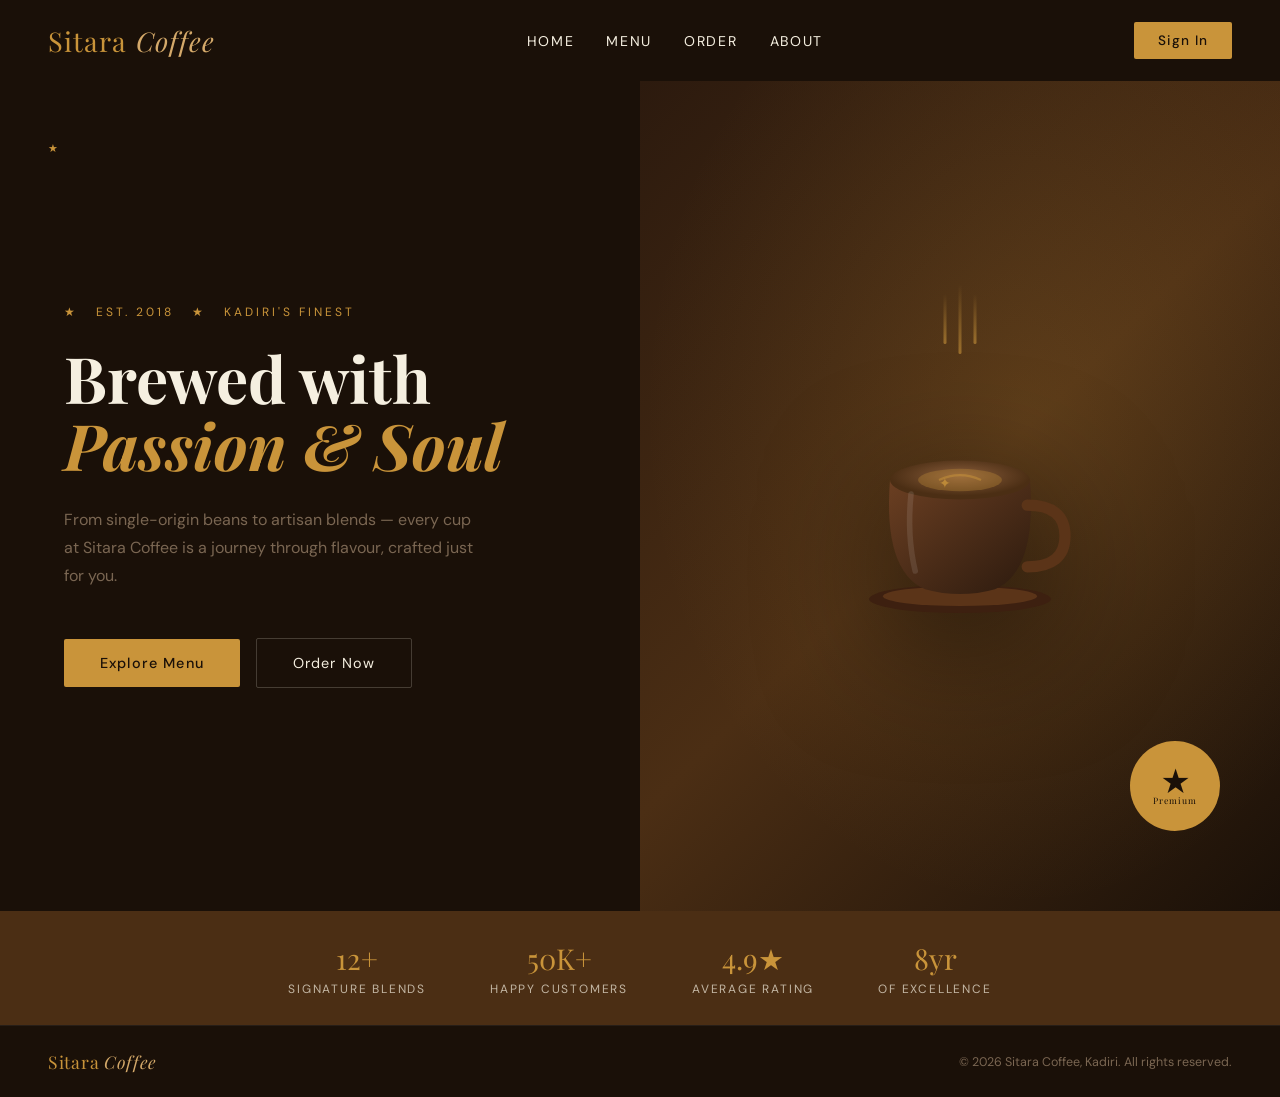
<file: sitara-coffee.html>
<!DOCTYPE html>
<html lang="en">
<head>
<meta charset="UTF-8">
<meta name="viewport" content="width=device-width, initial-scale=1.0">
<title>Sitara Coffee</title>
<link href="https://fonts.googleapis.com/css2?family=Playfair+Display:ital,wght@0,400;0,700;1,400&family=DM+Sans:wght@300;400;500&display=swap" rel="stylesheet">
<style>
  :root {
    --cream: #F5EFE0;
    --dark: #1A1008;
    --coffee: #4B2E14;
    --gold: #C9943A;
    --warm: #8B5E3C;
    --light-brown: #D4A96A;
    --muted: #7A6652;
    --bg: #FAF5EC;
  }

  * { margin: 0; padding: 0; box-sizing: border-box; }

  body {
    font-family: 'DM Sans', sans-serif;
    background: var(--bg);
    color: var(--dark);
    min-height: 100vh;
    overflow-x: hidden;
  }

  /* ─── PAGE SYSTEM ─── */
  .page { display: none; min-height: 100vh; animation: fadeIn 0.5s ease; }
  .page.active { display: flex; flex-direction: column; }
  @keyframes fadeIn { from { opacity: 0; transform: translateY(12px); } to { opacity: 1; transform: translateY(0); } }

  /* ─── NAV ─── */
  nav {
    display: flex; align-items: center; justify-content: space-between;
    padding: 22px 48px;
    background: var(--dark);
    position: sticky; top: 0; z-index: 100;
  }
  .logo {
    font-family: 'Playfair Display', serif;
    font-size: 1.7rem; color: var(--gold);
    letter-spacing: 0.04em;
  }
  .logo span { font-style: italic; color: var(--light-brown); }
  .nav-links { display: flex; gap: 32px; list-style: none; }
  .nav-links a {
    color: var(--cream); font-size: 0.88rem; letter-spacing: 0.12em;
    text-transform: uppercase; text-decoration: none;
    position: relative; cursor: pointer; transition: color 0.2s;
  }
  .nav-links a::after {
    content: ''; position: absolute; bottom: -4px; left: 0;
    width: 0; height: 1px; background: var(--gold); transition: width 0.3s;
  }
  .nav-links a:hover { color: var(--gold); }
  .nav-links a:hover::after { width: 100%; }
  .nav-btn {
    background: var(--gold); color: var(--dark);
    border: none; padding: 10px 24px; border-radius: 2px;
    font-family: 'DM Sans', sans-serif; font-weight: 500;
    font-size: 0.85rem; letter-spacing: 0.08em; cursor: pointer;
    transition: background 0.2s, transform 0.15s;
  }
  .nav-btn:hover { background: var(--light-brown); transform: translateY(-1px); }

  /* ─── HOME PAGE ─── */
  .hero {
    flex: 1;
    background: var(--dark);
    display: grid; grid-template-columns: 1fr 1fr;
    min-height: calc(100vh - 70px);
    overflow: hidden;
  }
  .hero-text {
    display: flex; flex-direction: column; justify-content: center;
    padding: 80px 64px;
    position: relative;
  }
  .hero-text::before {
    content: '★'; position: absolute; top: 60px; left: 48px;
    font-size: 0.7rem; color: var(--gold); letter-spacing: 0.3em;
  }
  .hero-eyebrow {
    font-size: 0.75rem; letter-spacing: 0.25em; text-transform: uppercase;
    color: var(--gold); margin-bottom: 24px;
  }
  .hero-title {
    font-family: 'Playfair Display', serif;
    font-size: clamp(3rem, 5vw, 5.5rem);
    line-height: 1.05; color: var(--cream);
    margin-bottom: 28px;
  }
  .hero-title em { font-style: italic; color: var(--gold); display: block; }
  .hero-desc {
    color: var(--muted); font-size: 1rem; line-height: 1.75;
    max-width: 420px; margin-bottom: 48px;
  }
  .hero-actions { display: flex; gap: 16px; align-items: center; }
  .btn-primary {
    background: var(--gold); color: var(--dark);
    border: none; padding: 15px 36px; border-radius: 2px;
    font-family: 'DM Sans', sans-serif; font-weight: 500;
    font-size: 0.9rem; letter-spacing: 0.08em; cursor: pointer;
    transition: all 0.2s;
  }
  .btn-primary:hover { background: var(--light-brown); transform: translateY(-2px); box-shadow: 0 8px 24px rgba(201,148,58,0.3); }
  .btn-ghost {
    background: transparent; color: var(--cream);
    border: 1px solid rgba(245,239,224,0.2); padding: 15px 36px; border-radius: 2px;
    font-family: 'DM Sans', sans-serif; font-size: 0.9rem;
    letter-spacing: 0.08em; cursor: pointer; transition: all 0.2s;
  }
  .btn-ghost:hover { border-color: var(--gold); color: var(--gold); }

  .hero-visual {
    position: relative; overflow: hidden;
    background: linear-gradient(135deg, #2C1A0E 0%, #4B2E14 50%, #1A1008 100%);
  }
  .hero-visual::before {
    content: ''; position: absolute; inset: 0;
    background: radial-gradient(ellipse at 60% 40%, rgba(201,148,58,0.15) 0%, transparent 70%);
  }
  .coffee-art {
    position: absolute; inset: 0;
    display: flex; align-items: center; justify-content: center;
  }
  .cup-wrapper { position: relative; }
  .cup-svg { width: 280px; height: 280px; filter: drop-shadow(0 30px 60px rgba(0,0,0,0.5)); }
  .steam {
    position: absolute; top: -60px; left: 50%;
    transform: translateX(-50%);
    display: flex; gap: 12px;
  }
  .steam-line {
    width: 3px; height: 50px;
    background: linear-gradient(to top, rgba(201,148,58,0.6), transparent);
    border-radius: 99px;
    animation: steam 2.5s ease-in-out infinite;
  }
  .steam-line:nth-child(2) { animation-delay: 0.5s; height: 70px; margin-top: -10px; }
  .steam-line:nth-child(3) { animation-delay: 1s; }
  @keyframes steam {
    0%, 100% { opacity: 0.4; transform: scaleY(1) translateY(0); }
    50% { opacity: 0.8; transform: scaleY(1.15) translateY(-8px); }
  }
  .badge {
    position: absolute; bottom: 80px; right: 60px;
    background: var(--gold); border-radius: 50%;
    width: 90px; height: 90px;
    display: flex; flex-direction: column; align-items: center; justify-content: center;
    font-family: 'Playfair Display', serif;
    animation: spin 20s linear infinite;
  }
  .badge .num { font-size: 1.8rem; font-weight: 700; color: var(--dark); line-height: 1; }
  .badge .lab { font-size: 0.55rem; letter-spacing: 0.1em; color: var(--dark); }
  @keyframes spin { from { transform: rotate(0deg); } to { transform: rotate(360deg); } }

  /* Stats bar */
  .stats-bar {
    background: var(--coffee);
    display: flex; justify-content: center; gap: 64px;
    padding: 28px 48px;
  }
  .stat { text-align: center; }
  .stat-num { font-family: 'Playfair Display', serif; font-size: 1.8rem; color: var(--gold); }
  .stat-lab { font-size: 0.75rem; letter-spacing: 0.15em; text-transform: uppercase; color: var(--cream); opacity: 0.7; margin-top: 4px; }

  /* ─── MENU PAGE ─── */
  .menu-header {
    background: var(--dark); padding: 72px 64px 48px;
    text-align: center;
  }
  .menu-header h1 {
    font-family: 'Playfair Display', serif;
    font-size: clamp(2.5rem, 4vw, 4rem);
    color: var(--cream);
  }
  .menu-header h1 em { color: var(--gold); font-style: italic; }
  .menu-header p { color: var(--muted); margin-top: 12px; font-size: 0.95rem; }
  .menu-tabs {
    display: flex; justify-content: center; gap: 8px; margin-top: 32px;
  }
  .tab-btn {
    background: transparent; border: 1px solid rgba(255,255,255,0.15);
    color: var(--cream); padding: 10px 28px; border-radius: 99px;
    font-family: 'DM Sans', sans-serif; font-size: 0.85rem;
    letter-spacing: 0.08em; cursor: pointer; transition: all 0.2s;
  }
  .tab-btn.active, .tab-btn:hover { background: var(--gold); border-color: var(--gold); color: var(--dark); }

  .menu-grid {
    display: grid; grid-template-columns: repeat(auto-fill, minmax(280px, 1fr));
    gap: 24px; padding: 48px 64px; flex: 1;
    background: var(--bg);
  }
  .menu-card {
    background: white; border-radius: 4px;
    overflow: hidden; cursor: pointer;
    transition: transform 0.2s, box-shadow 0.2s;
    box-shadow: 0 2px 12px rgba(26,16,8,0.08);
  }
  .menu-card:hover { transform: translateY(-6px); box-shadow: 0 16px 40px rgba(26,16,8,0.15); }
  .card-img {
    height: 180px;
    display: flex; align-items: center; justify-content: center;
    font-size: 4rem; position: relative;
  }
  .card-badge {
    position: absolute; top: 12px; right: 12px;
    background: var(--gold); color: var(--dark);
    font-size: 0.65rem; font-weight: 700; letter-spacing: 0.1em;
    padding: 4px 10px; border-radius: 99px; text-transform: uppercase;
  }
  .card-body { padding: 20px 24px; }
  .card-name { font-family: 'Playfair Display', serif; font-size: 1.15rem; margin-bottom: 6px; }
  .card-desc { font-size: 0.82rem; color: var(--muted); line-height: 1.6; margin-bottom: 16px; }
  .card-footer { display: flex; align-items: center; justify-content: space-between; }
  .card-price { font-family: 'Playfair Display', serif; font-size: 1.2rem; color: var(--coffee); font-weight: 700; }
  .add-btn {
    background: var(--dark); color: var(--cream);
    border: none; width: 36px; height: 36px; border-radius: 50%;
    font-size: 1.2rem; cursor: pointer; transition: background 0.2s;
    display: flex; align-items: center; justify-content: center;
  }
  .add-btn:hover { background: var(--gold); color: var(--dark); }

  /* ─── ORDER PAGE ─── */
  .order-container {
    flex: 1; display: grid; grid-template-columns: 1fr 400px;
    gap: 0; background: var(--bg);
  }
  .order-form-section { padding: 60px 64px; }
  .order-form-section h2 {
    font-family: 'Playfair Display', serif;
    font-size: 2.2rem; margin-bottom: 8px;
  }
  .order-form-section h2 em { font-style: italic; color: var(--gold); }
  .order-form-section p { color: var(--muted); font-size: 0.9rem; margin-bottom: 36px; }

  .form-row { display: grid; grid-template-columns: 1fr 1fr; gap: 16px; }
  .field { margin-bottom: 20px; }
  .field label {
    display: block; font-size: 0.78rem; letter-spacing: 0.12em;
    text-transform: uppercase; color: var(--muted); margin-bottom: 8px;
  }
  .field input, .field select, .field textarea {
    width: 100%; padding: 14px 16px;
    border: 1px solid rgba(75,46,20,0.15); border-radius: 3px;
    background: white; font-family: 'DM Sans', sans-serif;
    font-size: 0.95rem; color: var(--dark);
    transition: border-color 0.2s;
    outline: none;
  }
  .field input:focus, .field select:focus, .field textarea:focus {
    border-color: var(--gold);
    box-shadow: 0 0 0 3px rgba(201,148,58,0.12);
  }
  .field textarea { resize: vertical; min-height: 100px; }

  .order-summary {
    background: var(--dark); padding: 60px 40px;
    position: sticky; top: 70px; height: calc(100vh - 70px);
    overflow-y: auto;
  }
  .summary-title {
    font-family: 'Playfair Display', serif;
    font-size: 1.4rem; color: var(--cream); margin-bottom: 32px;
    padding-bottom: 16px; border-bottom: 1px solid rgba(255,255,255,0.1);
  }
  .summary-item {
    display: flex; justify-content: space-between; align-items: flex-start;
    margin-bottom: 16px; padding-bottom: 16px;
    border-bottom: 1px solid rgba(255,255,255,0.07);
  }
  .summary-item-name { color: var(--cream); font-size: 0.9rem; }
  .summary-item-sub { color: var(--muted); font-size: 0.78rem; margin-top: 2px; }
  .summary-item-price { color: var(--gold); font-family: 'Playfair Display', serif; }
  .summary-divider { height: 1px; background: rgba(255,255,255,0.1); margin: 24px 0; }
  .summary-row { display: flex; justify-content: space-between; color: var(--muted); font-size: 0.88rem; margin-bottom: 10px; }
  .summary-total { display: flex; justify-content: space-between; color: var(--cream); font-size: 1.1rem; font-family: 'Playfair Display', serif; margin-top: 8px; }
  .summary-total span:last-child { color: var(--gold); }

  .place-order-btn {
    width: 100%; margin-top: 32px;
    background: var(--gold); color: var(--dark);
    border: none; padding: 18px; border-radius: 3px;
    font-family: 'DM Sans', sans-serif; font-weight: 600;
    font-size: 1rem; letter-spacing: 0.08em; cursor: pointer;
    transition: all 0.2s;
  }
  .place-order-btn:hover { background: var(--light-brown); transform: translateY(-2px); }

  /* ─── LOGIN PAGE ─── */
  .login-layout {
    flex: 1; display: grid; grid-template-columns: 1fr 1fr;
    min-height: calc(100vh - 70px);
  }
  .login-panel {
    display: flex; flex-direction: column; justify-content: center;
    align-items: center; padding: 80px 64px;
    background: var(--bg);
  }
  .login-box { width: 100%; max-width: 400px; }
  .login-box h2 {
    font-family: 'Playfair Display', serif;
    font-size: 2rem; margin-bottom: 8px; color: var(--dark);
  }
  .login-box h2 em { font-style: italic; color: var(--gold); }
  .login-box p { color: var(--muted); font-size: 0.9rem; margin-bottom: 36px; }

  .divider {
    display: flex; align-items: center; gap: 12px;
    margin: 24px 0;
  }
  .divider-line { flex: 1; height: 1px; background: rgba(75,46,20,0.15); }
  .divider span { font-size: 0.78rem; color: var(--muted); }

  .social-btn {
    width: 100%; padding: 13px; border: 1px solid rgba(75,46,20,0.2);
    border-radius: 3px; background: white;
    font-family: 'DM Sans', sans-serif; font-size: 0.9rem;
    cursor: pointer; display: flex; align-items: center; justify-content: center;
    gap: 10px; transition: all 0.2s; margin-bottom: 12px;
  }
  .social-btn:hover { border-color: var(--gold); background: rgba(201,148,58,0.05); }
  .switch-link { color: var(--muted); font-size: 0.85rem; text-align: center; margin-top: 24px; }
  .switch-link a { color: var(--coffee); cursor: pointer; font-weight: 500; }
  .switch-link a:hover { color: var(--gold); }

  .login-visual {
    background: var(--dark);
    display: flex; flex-direction: column; align-items: center; justify-content: center;
    padding: 80px 64px;
    position: relative; overflow: hidden;
  }
  .login-visual::before {
    content: ''; position: absolute; inset: 0;
    background: radial-gradient(ellipse at 50% 50%, rgba(201,148,58,0.12) 0%, transparent 70%);
  }
  .login-quote {
    font-family: 'Playfair Display', serif;
    font-size: 1.8rem; color: var(--cream);
    text-align: center; line-height: 1.5;
    position: relative; z-index: 1;
  }
  .login-quote em { color: var(--gold); font-style: italic; }
  .quote-author { color: var(--muted); font-size: 0.85rem; margin-top: 20px; text-align: center; position: relative; z-index: 1; }
  .login-cups {
    font-size: 6rem; margin-bottom: 48px;
    position: relative; z-index: 1;
    animation: float 3s ease-in-out infinite;
  }
  @keyframes float {
    0%, 100% { transform: translateY(0); }
    50% { transform: translateY(-10px); }
  }

  /* ─── THANK YOU PAGE ─── */
  .thankyou-page {
    flex: 1; display: flex; flex-direction: column;
    align-items: center; justify-content: center;
    background: var(--dark); text-align: center; padding: 80px 40px;
    position: relative; overflow: hidden;
  }
  .thankyou-page::before {
    content: ''; position: absolute; inset: 0;
    background: radial-gradient(ellipse at 50% 40%, rgba(201,148,58,0.12) 0%, transparent 60%);
  }
  .ty-icon { font-size: 5rem; margin-bottom: 32px; position: relative; z-index: 1; animation: pop 0.6s cubic-bezier(0.34, 1.56, 0.64, 1); }
  @keyframes pop { from { transform: scale(0); opacity: 0; } to { transform: scale(1); opacity: 1; } }
  .ty-star { font-family: 'Playfair Display', serif; font-size: 0.8rem; letter-spacing: 0.4em; color: var(--gold); text-transform: uppercase; margin-bottom: 20px; position: relative; z-index: 1; }
  .ty-title {
    font-family: 'Playfair Display', serif;
    font-size: clamp(2.5rem, 5vw, 4.5rem); color: var(--cream);
    line-height: 1.1; margin-bottom: 16px;
    position: relative; z-index: 1;
  }
  .ty-title em { font-style: italic; color: var(--gold); }
  .ty-desc { color: var(--muted); font-size: 1rem; line-height: 1.8; max-width: 500px; margin-bottom: 48px; position: relative; z-index: 1; }
  .ty-card {
    background: rgba(255,255,255,0.05); border: 1px solid rgba(201,148,58,0.2);
    border-radius: 6px; padding: 32px 48px; margin-bottom: 48px;
    position: relative; z-index: 1;
  }
  .ty-order-id { font-size: 0.75rem; letter-spacing: 0.2em; text-transform: uppercase; color: var(--muted); margin-bottom: 8px; }
  .ty-order-num { font-family: 'Playfair Display', serif; font-size: 2rem; color: var(--gold); }
  .ty-eta { color: var(--cream); font-size: 0.9rem; margin-top: 8px; }
  .ty-actions { display: flex; gap: 16px; position: relative; z-index: 1; }
  .confetti {
    position: absolute; inset: 0; pointer-events: none; z-index: 0;
  }
  .confetti-dot {
    position: absolute;
    width: 8px; height: 8px; border-radius: 50%;
    animation: confettiFall linear infinite;
  }
  @keyframes confettiFall {
    0% { transform: translateY(-20px) rotate(0deg); opacity: 1; }
    100% { transform: translateY(110vh) rotate(720deg); opacity: 0; }
  }

  /* ─── FOOTER ─── */
  footer {
    background: var(--dark); padding: 24px 48px;
    display: flex; align-items: center; justify-content: space-between;
    border-top: 1px solid rgba(255,255,255,0.06);
  }
  footer .logo { font-size: 1.1rem; }
  footer p { color: var(--muted); font-size: 0.78rem; }

  /* ─── ABOUT PAGE ─── */
  .about-hero {
    background: var(--dark); padding: 80px 64px;
    display: grid; grid-template-columns: 1fr 1fr; gap: 64px; align-items: center;
  }
  .about-hero h1 { font-family: 'Playfair Display', serif; font-size: clamp(2rem, 4vw, 3.5rem); color: var(--cream); line-height: 1.2; }
  .about-hero h1 em { color: var(--gold); font-style: italic; }
  .about-hero p { color: var(--muted); line-height: 1.8; margin-top: 20px; }
  .about-visual { display: grid; grid-template-columns: 1fr 1fr; gap: 16px; }
  .about-tile {
    background: rgba(255,255,255,0.04); border-radius: 4px;
    padding: 32px 24px; text-align: center;
    border: 1px solid rgba(201,148,58,0.15);
  }
  .about-tile .emoji { font-size: 2.5rem; margin-bottom: 12px; display: block; }
  .about-tile h3 { font-family: 'Playfair Display', serif; color: var(--gold); font-size: 1.05rem; margin-bottom: 6px; }
  .about-tile p { color: var(--muted); font-size: 0.8rem; line-height: 1.6; }
  .values-section { background: var(--bg); padding: 72px 64px; }
  .values-section h2 { font-family: 'Playfair Display', serif; font-size: 2rem; text-align: center; margin-bottom: 48px; }
  .values-section h2 em { color: var(--gold); font-style: italic; }
  .values-grid { display: grid; grid-template-columns: repeat(3, 1fr); gap: 32px; }
  .value-card { padding: 36px 28px; border-left: 3px solid var(--gold); }
  .value-card h3 { font-family: 'Playfair Display', serif; font-size: 1.2rem; margin-bottom: 10px; }
  .value-card p { color: var(--muted); font-size: 0.88rem; line-height: 1.7; }

  /* Toasts */
  .toast {
    position: fixed; bottom: 32px; right: 32px;
    background: var(--dark); color: var(--cream);
    padding: 16px 24px; border-radius: 4px;
    border-left: 3px solid var(--gold);
    font-size: 0.9rem; z-index: 9999;
    animation: slideIn 0.3s ease;
    box-shadow: 0 8px 32px rgba(0,0,0,0.3);
  }
  @keyframes slideIn { from { transform: translateX(100px); opacity: 0; } to { transform: translateX(0); opacity: 1; } }

  @media (max-width: 768px) {
    nav { padding: 18px 24px; }
    .nav-links { display: none; }
    .hero, .login-layout, .order-container, .about-hero { grid-template-columns: 1fr; }
    .hero-visual { display: none; }
    .hero-text { padding: 48px 24px; }
    .menu-grid { padding: 24px; }
    .order-summary { position: static; height: auto; }
    .values-grid { grid-template-columns: 1fr; }
    .about-hero { padding: 48px 24px; }
    .values-section { padding: 48px 24px; }
    .login-visual { display: none; }
    .login-panel { padding: 48px 24px; }
    .stats-bar { gap: 24px; flex-wrap: wrap; }
    footer { flex-direction: column; gap: 12px; text-align: center; }
  }
</style>
</head>
<body>

<!-- ═══════════════ NAV ═══════════════ -->
<nav>
  <div class="logo">Sitara <span>Coffee</span></div>
  <ul class="nav-links">
    <li><a onclick="showPage('home')">Home</a></li>
    <li><a onclick="showPage('menu')">Menu</a></li>
    <li><a onclick="showPage('order')">Order</a></li>
    <li><a onclick="showPage('about')">About</a></li>
  </ul>
  <button class="nav-btn" onclick="showPage('login')">Sign In</button>
</nav>

<!-- ═══════════════ HOME ═══════════════ -->
<div id="page-home" class="page active">
  <div class="hero">
    <div class="hero-text">
      <div class="hero-eyebrow">★ &nbsp; Est. 2018 &nbsp; ★ &nbsp; Kadiri's Finest</div>
      <h1 class="hero-title">
        Brewed with<br>
        <em>Passion &amp; Soul</em>
      </h1>
      <p class="hero-desc">From single-origin beans to artisan blends — every cup at Sitara Coffee is a journey through flavour, crafted just for you.</p>
      <div class="hero-actions">
        <button class="btn-primary" onclick="showPage('menu')">Explore Menu</button>
        <button class="btn-ghost" onclick="showPage('order')">Order Now</button>
      </div>
    </div>
    <div class="hero-visual">
      <div class="coffee-art">
        <div class="cup-wrapper">
          <div class="steam">
            <div class="steam-line"></div>
            <div class="steam-line"></div>
            <div class="steam-line"></div>
          </div>
          <svg class="cup-svg" viewBox="0 0 200 200" xmlns="http://www.w3.org/2000/svg">
            <defs>
              <linearGradient id="cupGrad" x1="0%" y1="0%" x2="100%" y2="100%">
                <stop offset="0%" style="stop-color:#6B3F22"/>
                <stop offset="100%" style="stop-color:#2C1A0E"/>
              </linearGradient>
              <radialGradient id="coffeeGrad" cx="50%" cy="40%" r="50%">
                <stop offset="0%" style="stop-color:#8B5E3C"/>
                <stop offset="100%" style="stop-color:#4B2E14"/>
              </radialGradient>
            </defs>
            <!-- Saucer -->
            <ellipse cx="100" cy="175" rx="65" ry="10" fill="#3D2010"/>
            <ellipse cx="100" cy="173" rx="55" ry="7" fill="#5B3418"/>
            <!-- Cup body -->
            <path d="M50 90 Q45 155 75 168 Q100 175 125 168 Q155 155 150 90 Z" fill="url(#cupGrad)"/>
            <!-- Coffee surface -->
            <ellipse cx="100" cy="90" rx="50" ry="14" fill="url(#coffeeGrad)"/>
            <!-- Latte art -->
            <ellipse cx="100" cy="90" rx="30" ry="8" fill="#C9943A" opacity="0.3"/>
            <path d="M85 90 Q100 83 115 90" stroke="#C9943A" stroke-width="1.5" fill="none" opacity="0.5"/>
            <!-- Handle -->
            <path d="M148 108 Q175 108 175 130 Q175 152 148 152" stroke="#5B3418" stroke-width="8" fill="none" stroke-linecap="round"/>
            <!-- Highlight -->
            <path d="M65 100 Q62 130 68 155" stroke="rgba(255,255,255,0.1)" stroke-width="4" fill="none" stroke-linecap="round"/>
            <!-- Star -->
            <text x="85" y="96" font-size="10" fill="#C9943A" opacity="0.8">✦</text>
          </svg>
        </div>
      </div>
      <div class="badge">
        <span class="num">★</span>
        <span class="lab">Premium</span>
      </div>
    </div>
  </div>
  <div class="stats-bar">
    <div class="stat"><div class="stat-num">12+</div><div class="stat-lab">Signature Blends</div></div>
    <div class="stat"><div class="stat-num">50K+</div><div class="stat-lab">Happy Customers</div></div>
    <div class="stat"><div class="stat-num">4.9★</div><div class="stat-lab">Average Rating</div></div>
    <div class="stat"><div class="stat-num">8yr</div><div class="stat-lab">Of Excellence</div></div>
  </div>
  <footer>
    <div class="logo">Sitara <span>Coffee</span></div>
    <p>© 2026 Sitara Coffee, Kadiri. All rights reserved.</p>
  </footer>
</div>

<!-- ═══════════════ MENU ═══════════════ -->
<div id="page-menu" class="page">
  <div class="menu-header">
    <h1>Our <em>Menu</em></h1>
    <p>Handcrafted beverages and bites, made with the finest ingredients</p>
    <div class="menu-tabs">
      <button class="tab-btn active" onclick="filterMenu('all', this)">All</button>
      <button class="tab-btn" onclick="filterMenu('hot', this)">Hot Drinks</button>
      <button class="tab-btn" onclick="filterMenu('cold', this)">Cold Drinks</button>
      <button class="tab-btn" onclick="filterMenu('food', this)">Food</button>
    </div>
  </div>
  <div class="menu-grid" id="menu-grid"></div>
  <footer>
    <div class="logo">Sitara <span>Coffee</span></div>
    <p>© 2026 Sitara Coffee, Kadiri. All rights reserved.</p>
  </footer>
</div>

<!-- ═══════════════ ORDER ═══════════════ -->
<div id="page-order" class="page">
  <div class="order-container">
    <div class="order-form-section">
      <h2>Place Your <em>Order</em></h2>
      <p>Fill in your details and we'll have it ready for you.</p>

      <div class="form-row">
        <div class="field">
          <label>First Name</label>
          <input type="text" placeholder="Priya" id="ord-fname">
        </div>
        <div class="field">
          <label>Last Name</label>
          <input type="text" placeholder="Sharma" id="ord-lname">
        </div>
      </div>
      <div class="field">
        <label>Phone Number</label>
        <input type="tel" placeholder="+91 98765 43210" id="ord-phone">
      </div>
      <div class="field">
        <label>Order Type</label>
        <select id="ord-type">
          <option>Dine In</option>
          <option>Takeaway</option>
          <option>Delivery</option>
        </select>
      </div>
      <div class="field" id="addr-field" style="display:none">
        <label>Delivery Address</label>
        <textarea placeholder="Enter your full address..." id="ord-addr"></textarea>
      </div>
      <div class="field">
        <label>Special Instructions</label>
        <textarea placeholder="Any allergies, preferences, or notes..." id="ord-note"></textarea>
      </div>
      <button class="btn-primary" style="width:100%;padding:16px;" onclick="placeOrder()">Confirm Order →</button>
    </div>
    <div class="order-summary">
      <div class="summary-title">☕ Your Order</div>
      <div id="summary-items">
        <div class="summary-item">
          <div>
            <div class="summary-item-name">Sitara Special Latte</div>
            <div class="summary-item-sub">Medium · Extra shot</div>
          </div>
          <div class="summary-item-price">₹180</div>
        </div>
        <div class="summary-item">
          <div>
            <div class="summary-item-name">Almond Croissant</div>
            <div class="summary-item-sub">Freshly baked</div>
          </div>
          <div class="summary-item-price">₹120</div>
        </div>
      </div>
      <div class="summary-divider"></div>
      <div class="summary-row"><span>Subtotal</span><span>₹300</span></div>
      <div class="summary-row"><span>Taxes (5%)</span><span>₹15</span></div>
      <div class="summary-row"><span>Packaging</span><span>₹10</span></div>
      <div class="summary-divider"></div>
      <div class="summary-total"><span>Total</span><span>₹325</span></div>
      <div style="margin-top:16px;font-size:0.78rem;color:var(--muted);text-align:center;">
        ✦ Free delivery on orders above ₹500
      </div>
    </div>
  </div>
</div>

<!-- ═══════════════ LOGIN ═══════════════ -->
<div id="page-login" class="page">
  <div class="login-layout">
    <div class="login-panel">
      <div class="login-box" id="login-form-box">
        <h2>Welcome <em>Back</em></h2>
        <p>Sign in to track your orders and enjoy member rewards.</p>

        <button class="social-btn">
          <svg width="18" height="18" viewBox="0 0 18 18"><path d="M9 7.5V10.5H13.48C13.25 11.7 12.1 13.5 9 13.5C6.35 13.5 4.2 11.32 4.2 9C4.2 6.68 6.35 4.5 9 4.5C10.48 4.5 11.5 5.1 12.07 5.62L14.22 3.55C12.92 2.35 11.12 1.5 9 1.5C4.86 1.5 1.5 4.86 1.5 9C1.5 13.14 4.86 16.5 9 16.5C13.32 16.5 16.2 13.5 16.2 9.15C16.2 8.58 16.14 8.16 16.05 7.5H9Z" fill="#4285F4"/></svg>
          Continue with Google
        </button>

        <div class="divider">
          <div class="divider-line"></div>
          <span>or sign in with email</span>
          <div class="divider-line"></div>
        </div>

        <div class="field">
          <label>Email Address</label>
          <input type="email" placeholder="you@example.com" id="login-email">
        </div>
        <div class="field">
          <label>Password</label>
          <input type="password" placeholder="••••••••" id="login-pass">
        </div>
        <div style="text-align:right;margin-top:-10px;margin-bottom:20px;">
          <a style="font-size:0.82rem;color:var(--coffee);cursor:pointer;" onclick="showToast('Password reset link sent!')">Forgot password?</a>
        </div>

        <button class="btn-primary" style="width:100%;padding:16px;" onclick="handleLogin()">Sign In →</button>
        <div class="switch-link">Don't have an account? <a onclick="toggleAuth()">Create one</a></div>
      </div>

      <div class="login-box" id="signup-form-box" style="display:none">
        <h2>Join <em>Sitara</em></h2>
        <p>Create your account and unlock exclusive member benefits.</p>

        <div class="form-row">
          <div class="field"><label>First Name</label><input type="text" placeholder="Priya"></div>
          <div class="field"><label>Last Name</label><input type="text" placeholder="Sharma"></div>
        </div>
        <div class="field"><label>Email Address</label><input type="email" placeholder="you@example.com"></div>
        <div class="field"><label>Password</label><input type="password" placeholder="Create a strong password"></div>
        <div class="field"><label>Confirm Password</label><input type="password" placeholder="Repeat your password"></div>

        <button class="btn-primary" style="width:100%;padding:16px;" onclick="handleLogin()">Create Account →</button>
        <div class="switch-link">Already have an account? <a onclick="toggleAuth()">Sign in</a></div>
      </div>
    </div>

    <div class="login-visual">
      <div class="login-cups">☕</div>
      <div class="login-quote">
        "Life begins <em>after coffee</em>"
      </div>
      <div class="quote-author">— Sitara Coffee Philosophy</div>
    </div>
  </div>
</div>

<!-- ═══════════════ ABOUT ═══════════════ -->
<div id="page-about" class="page">
  <div class="about-hero">
    <div>
      <h1>Born from a<br><em>Love of Coffee</em></h1>
      <p>Sitara Coffee was founded in 2018 with a simple dream — to bring world-class specialty coffee to the heart of Kadiri. We source our beans from the finest estates across Coorg, Chikmagalur, and beyond.</p>
      <p style="margin-top:16px;">Every cup we serve is a promise — of quality, warmth, and a moment that belongs just to you.</p>
      <button class="btn-primary" style="margin-top:32px;" onclick="showPage('menu')">Explore Our Menu</button>
    </div>
    <div class="about-visual">
      <div class="about-tile"><span class="emoji">🌱</span><h3>Ethically Sourced</h3><p>Direct trade with farmers who care</p></div>
      <div class="about-tile"><span class="emoji">🔥</span><h3>Artisan Roasted</h3><p>Small-batch roasting for peak flavour</p></div>
      <div class="about-tile"><span class="emoji">☕</span><h3>Expert Brewed</h3><p>Trained baristas, every single time</p></div>
      <div class="about-tile"><span class="emoji">💛</span><h3>Community First</h3><p>Kadiri's gathering place since 2018</p></div>
    </div>
  </div>
  <div class="values-section">
    <h2>Our <em>Values</em></h2>
    <div class="values-grid">
      <div class="value-card">
        <h3>Quality Without Compromise</h3>
        <p>From bean selection to cup presentation, we never cut corners. Our standards are high because your expectations deserve nothing less.</p>
      </div>
      <div class="value-card">
        <h3>Sustainability at Heart</h3>
        <p>We partner with eco-conscious farms and use compostable packaging. Because a great cup of coffee shouldn't cost the planet.</p>
      </div>
      <div class="value-card">
        <h3>Warmth in Every Cup</h3>
        <p>Coffee is more than a drink — it's a connection. We strive to make Sitara a place where everyone feels welcome and at home.</p>
      </div>
    </div>
  </div>
  <footer>
    <div class="logo">Sitara <span>Coffee</span></div>
    <p>© 2026 Sitara Coffee, Kadiri. All rights reserved.</p>
  </footer>
</div>

<!-- ═══════════════ THANK YOU ═══════════════ -->
<div id="page-thankyou" class="page">
  <div class="thankyou-page">
    <div class="confetti" id="confetti-container"></div>
    <div class="ty-icon">☕</div>
    <div class="ty-star">★ &nbsp; Order Confirmed &nbsp; ★</div>
    <h1 class="ty-title">Thank You,<br><em>Sitara Star!</em></h1>
    <p class="ty-desc">Your order is brewing! We're crafting your perfect cup with love and care. You'll be notified when it's ready.</p>
    <div class="ty-card">
      <div class="ty-order-id">Order Number</div>
      <div class="ty-order-num" id="ty-order-num">#SC-2024</div>
      <div class="ty-eta">⏱ Estimated time: <strong style="color:var(--gold)">15–20 minutes</strong></div>
    </div>
    <div class="ty-actions">
      <button class="btn-primary" onclick="showPage('home')">Back to Home</button>
      <button class="btn-ghost" onclick="showPage('menu')" style="color:var(--cream);border-color:rgba(245,239,224,0.2);">Order Again</button>
    </div>
  </div>
</div>

<script>
  // ─── MENU DATA ───
  const menuItems = [
    { id:1, name:'Sitara Special Latte', desc:'Our signature blend with a hint of cardamom and vanilla foam.', price:'₹180', emoji:'☕', tag:'hot', badge:'Bestseller' },
    { id:2, name:'Classic Espresso', desc:'Bold, rich, and perfectly extracted from single-origin Coorg beans.', price:'₹120', emoji:'🍵', tag:'hot', badge:null },
    { id:3, name:'Cappuccino', desc:'Equal parts espresso, steamed milk, and velvety foam.', price:'₹150', emoji:'☕', tag:'hot', badge:null },
    { id:4, name:'Cold Brew', desc:'Steeped for 18 hours for a smooth, naturally sweet coffee.', price:'₹160', emoji:'🧊', tag:'cold', badge:'New' },
    { id:5, name:'Iced Caramel Latte', desc:'Espresso over ice, drizzled with house-made caramel sauce.', price:'₹190', emoji:'🥤', tag:'cold', badge:null },
    { id:6, name:'Mango Cold Foam', desc:'Cold brew topped with whipped mango cold foam.', price:'₹200', emoji:'🥭', tag:'cold', badge:'Seasonal' },
    { id:7, name:'Almond Croissant', desc:'Buttery, flaky, filled with almond cream. Baked fresh daily.', price:'₹120', emoji:'🥐', tag:'food', badge:null },
    { id:8, name:'Avocado Toast', desc:'Sourdough, smashed avocado, cherry tomatoes, microgreens.', price:'₹180', emoji:'🥑', tag:'food', badge:null },
    { id:9, name:'Banana Walnut Cake', desc:'Moist, rich, and topped with a light cream cheese frosting.', price:'₹140', emoji:'🍰', tag:'food', badge:'Chef\'s Pick' },
  ];

  function renderMenu(tag = 'all') {
    const grid = document.getElementById('menu-grid');
    const items = tag === 'all' ? menuItems : menuItems.filter(i => i.tag === tag);
    grid.innerHTML = items.map(item => `
      <div class="menu-card">
        <div class="card-img" style="background:${item.tag==='hot'?'#F5EFE0':item.tag==='cold'?'#E8F4F8':'#FFF8F0'}">
          <span style="font-size:4rem">${item.emoji}</span>
          ${item.badge ? `<div class="card-badge">${item.badge}</div>` : ''}
        </div>
        <div class="card-body">
          <div class="card-name">${item.name}</div>
          <div class="card-desc">${item.desc}</div>
          <div class="card-footer">
            <div class="card-price">${item.price}</div>
            <button class="add-btn" onclick="addToCart('${item.name}', '${item.price}')">+</button>
          </div>
        </div>
      </div>
    `).join('');
  }

  function filterMenu(tag, btn) {
    document.querySelectorAll('.tab-btn').forEach(b => b.classList.remove('active'));
    btn.classList.add('active');
    renderMenu(tag);
  }

  function addToCart(name, price) {
    showToast(`${name} added to cart!`);
  }

  // ─── PAGE ROUTING ───
  function showPage(id) {
    document.querySelectorAll('.page').forEach(p => p.classList.remove('active'));
    document.getElementById('page-' + id).classList.add('active');
    window.scrollTo(0, 0);
    if (id === 'menu') renderMenu();
    if (id === 'thankyou') launchConfetti();
  }

  // ─── AUTH TOGGLE ───
  function toggleAuth() {
    const login = document.getElementById('login-form-box');
    const signup = document.getElementById('signup-form-box');
    if (login.style.display === 'none') {
      login.style.display = 'block'; signup.style.display = 'none';
    } else {
      login.style.display = 'none'; signup.style.display = 'block';
    }
  }

  function handleLogin() {
    showToast('Signed in successfully! Welcome to Sitara ✦');
    setTimeout(() => showPage('home'), 1000);
  }

  // ─── ORDER ───
  document.getElementById('ord-type')?.addEventListener('change', function() {
    document.getElementById('addr-field').style.display = this.value === 'Delivery' ? 'block' : 'none';
  });

  function placeOrder() {
    const fname = document.getElementById('ord-fname')?.value;
    const phone = document.getElementById('ord-phone')?.value;
    if (!fname || !phone) { showToast('Please fill in required fields'); return; }
    const orderId = '#SC-' + Math.floor(Math.random() * 9000 + 1000);
    document.getElementById('ty-order-num').textContent = orderId;
    showPage('thankyou');
  }

  // ─── CONFETTI ───
  function launchConfetti() {
    const container = document.getElementById('confetti-container');
    container.innerHTML = '';
    const colors = ['#C9943A', '#F5EFE0', '#8B5E3C', '#D4A96A', '#fff'];
    for (let i = 0; i < 40; i++) {
      const dot = document.createElement('div');
      dot.className = 'confetti-dot';
      dot.style.cssText = `
        left: ${Math.random() * 100}%;
        background: ${colors[Math.floor(Math.random() * colors.length)]};
        width: ${Math.random() * 8 + 4}px;
        height: ${Math.random() * 8 + 4}px;
        border-radius: ${Math.random() > 0.5 ? '50%' : '2px'};
        animation-duration: ${Math.random() * 3 + 2}s;
        animation-delay: ${Math.random() * 2}s;
      `;
      container.appendChild(dot);
    }
  }

  // ─── TOAST ───
  function showToast(msg) {
    const t = document.createElement('div');
    t.className = 'toast'; t.textContent = msg;
    document.body.appendChild(t);
    setTimeout(() => t.remove(), 3000);
  }

  // Init
  renderMenu();
</script>
</body>
</html>
</file>
<file: css/style.css>
/* ═══════════════════════════════════════
   SITARA COFFEE — Complete Stylesheet
   ═══════════════════════════════════════ */
:root {
  --cream: #F5EFE0; --dark: #1A1008; --coffee: #4B2E14;
  --gold: #C9943A; --warm: #8B5E3C; --light-brown: #D4A96A;
  --muted: #7A6652; --bg: #FAF5EC; --success: #2D7A4F;
}
* { margin:0; padding:0; box-sizing:border-box; }
body { font-family:'DM Sans',sans-serif; background:var(--bg); color:var(--dark); min-height:100vh; overflow-x:hidden; }

/* PAGE SYSTEM */
.page { display:none; min-height:100vh; animation:fadeIn 0.5s ease; }
.page.active { display:flex; flex-direction:column; }
@keyframes fadeIn { from{opacity:0;transform:translateY(12px)} to{opacity:1;transform:none} }

/* NAV */
nav { display:flex; align-items:center; justify-content:space-between; padding:22px 48px; background:var(--dark); position:sticky; top:0; z-index:200; }
.logo { font-family:'Playfair Display',serif; font-size:1.7rem; color:var(--gold); letter-spacing:.04em; }
.logo span { font-style:italic; color:var(--light-brown); }
.nav-links { display:flex; gap:32px; list-style:none; }
.nav-links a { color:var(--cream); font-size:.88rem; letter-spacing:.12em; text-transform:uppercase; text-decoration:none; position:relative; cursor:pointer; transition:color .2s; }
.nav-links a::after { content:''; position:absolute; bottom:-4px; left:0; width:0; height:1px; background:var(--gold); transition:width .3s; }
.nav-links a:hover { color:var(--gold); }
.nav-links a:hover::after { width:100%; }
.nav-right { display:flex; gap:12px; align-items:center; }
.nav-btn { background:var(--gold); color:var(--dark); border:none; padding:10px 24px; border-radius:2px; font-family:'DM Sans',sans-serif; font-weight:500; font-size:.85rem; letter-spacing:.08em; cursor:pointer; transition:background .2s,transform .15s; }
.nav-btn:hover { background:var(--light-brown); transform:translateY(-1px); }
.cart-nav-btn { position:relative; background:transparent; border:1px solid rgba(255,255,255,.2); color:var(--cream); width:44px; height:44px; border-radius:50%; font-size:1.1rem; cursor:pointer; display:flex; align-items:center; justify-content:center; transition:all .2s; }
.cart-nav-btn:hover { border-color:var(--gold); color:var(--gold); }
.cart-badge { position:absolute; top:-4px; right:-4px; background:var(--gold); color:var(--dark); width:18px; height:18px; border-radius:50%; font-size:.65rem; font-weight:700; display:flex; align-items:center; justify-content:center; opacity:0; transform:scale(0); transition:all .3s cubic-bezier(.34,1.56,.64,1); }
.cart-badge.visible { opacity:1; transform:scale(1); }

/* BUTTONS */
.btn-primary { background:var(--gold); color:var(--dark); border:none; padding:15px 36px; border-radius:2px; font-family:'DM Sans',sans-serif; font-weight:500; font-size:.9rem; letter-spacing:.08em; cursor:pointer; transition:all .2s; }
.btn-primary:hover { background:var(--light-brown); transform:translateY(-2px); box-shadow:0 8px 24px rgba(201,148,58,.3); }
.btn-ghost { background:transparent; color:var(--cream); border:1px solid rgba(245,239,224,.2); padding:15px 36px; border-radius:2px; font-family:'DM Sans',sans-serif; font-size:.9rem; letter-spacing:.08em; cursor:pointer; transition:all .2s; }
.btn-ghost:hover { border-color:var(--gold); color:var(--gold); }

/* FORM */
.form-row { display:grid; grid-template-columns:1fr 1fr; gap:16px; }
.field { margin-bottom:20px; }
.field label { display:block; font-size:.78rem; letter-spacing:.12em; text-transform:uppercase; color:var(--muted); margin-bottom:8px; }
.field input,.field select,.field textarea { width:100%; padding:14px 16px; border:1px solid rgba(75,46,20,.15); border-radius:3px; background:white; font-family:'DM Sans',sans-serif; font-size:.95rem; color:var(--dark); transition:border-color .2s; outline:none; }
.field input:focus,.field select:focus,.field textarea:focus { border-color:var(--gold); box-shadow:0 0 0 3px rgba(201,148,58,.12); }
.field textarea { resize:vertical; min-height:90px; }

/* FOOTER */
footer { background:var(--dark); padding:24px 48px; display:flex; align-items:center; justify-content:space-between; border-top:1px solid rgba(255,255,255,.06); }
footer .logo { font-size:1.1rem; }
footer p { color:var(--muted); font-size:.78rem; }

/* TOAST */
.toast { position:fixed; bottom:32px; right:32px; background:var(--dark); color:var(--cream); padding:16px 24px; border-radius:4px; border-left:3px solid var(--gold); font-size:.9rem; z-index:9999; animation:slideIn .3s ease; box-shadow:0 8px 32px rgba(0,0,0,.3); }
@keyframes slideIn { from{transform:translateX(100px);opacity:0} to{transform:none;opacity:1} }

/* ═══════════════════════════════════════
   DEMO BANNER — clearly marks demo pages
═══════════════════════════════════════ */
.demo-banner {
  background: #fff3cd;
  border: 1px solid #ffc107;
  border-left: 4px solid #ffc107;
  color: #664d03;
  padding: 12px 20px;
  font-size: .85rem;
  line-height: 1.6;
  border-radius: 3px;
}

/* Demo tag inline label */
.demo-tag {
  font-size: .68rem;
  background: rgba(201,148,58,.15);
  color: var(--coffee);
  border: 1px solid rgba(201,148,58,.3);
  padding: 3px 10px;
  border-radius: 99px;
  letter-spacing: .05em;
  font-weight: 500;
  margin-left: 10px;
  vertical-align: middle;
  text-transform: none;
}

/* Payment options (simplified, no real card/UPI inputs) */
.payment-options {
  display: grid;
  grid-template-columns: repeat(3, 1fr);
  gap: 12px;
  margin-bottom: 20px;
}
.pay-option { position: relative; }
.pay-option input[type="radio"] { position: absolute; opacity: 0; width: 0; height: 0; }
.pay-card {
  display: flex;
  flex-direction: column;
  align-items: center;
  gap: 8px;
  padding: 18px 12px;
  border: 1.5px solid rgba(75,46,20,.15);
  border-radius: 6px;
  cursor: pointer;
  background: white;
  transition: all .2s;
  text-align: center;
}
.pay-card:hover { border-color: var(--gold); }
.pay-option input:checked + .pay-card {
  border-color: var(--gold);
  background: rgba(201,148,58,.07);
  box-shadow: 0 0 0 3px rgba(201,148,58,.15);
}
.pay-icon { font-size: 1.6rem; }
.pay-label { font-size: .8rem; font-weight: 500; color: var(--dark); }

/* Payment demo notices */
.payment-demo-notice { display: none; margin-bottom: 20px; }
.payment-demo-notice.visible { display: block; }
.demo-notice-box {
  display: flex;
  gap: 16px;
  align-items: flex-start;
  background: rgba(201,148,58,.06);
  border: 1px solid rgba(201,148,58,.2);
  border-radius: 6px;
  padding: 18px 20px;
}
.demo-notice-icon { font-size: 1.6rem; flex-shrink: 0; }
.demo-notice-box strong { display: block; font-size: .9rem; color: var(--dark); margin-bottom: 4px; }
.demo-notice-box p { font-size: .82rem; color: var(--muted); line-height: 1.6; }

/* Form section title */
.form-section-title {
  font-size: .72rem;
  letter-spacing: .2em;
  text-transform: uppercase;
  color: var(--gold);
  margin: 28px 0 16px;
  display: flex;
  align-items: center;
  gap: 10px;
}
.form-section-title::after {
  content: '';
  flex: 1;
  height: 1px;
  background: rgba(75,46,20,.15);
}

/* ═══ CART DRAWER ═══ */
.cart-overlay { position:fixed; inset:0; background:rgba(0,0,0,.5); z-index:500; opacity:0; pointer-events:none; transition:opacity .3s; }
.cart-overlay.open { opacity:1; pointer-events:all; }
.cart-drawer { position:fixed; top:0; right:-500px; width:460px; height:100vh; background:var(--dark); z-index:600; display:flex; flex-direction:column; transition:right .4s cubic-bezier(.4,0,.2,1); box-shadow:-16px 0 48px rgba(0,0,0,.4); }
.cart-drawer.open { right:0; }
.cart-header { padding:28px 32px; border-bottom:1px solid rgba(255,255,255,.08); display:flex; align-items:center; justify-content:space-between; }
.cart-header h2 { font-family:'Playfair Display',serif; font-size:1.4rem; color:var(--cream); }
.cart-header h2 span { color:var(--gold); font-style:italic; }
.cart-close { background:transparent; border:1px solid rgba(255,255,255,.15); color:var(--cream); width:36px; height:36px; border-radius:50%; font-size:1rem; cursor:pointer; transition:all .2s; display:flex; align-items:center; justify-content:center; }
.cart-close:hover { border-color:var(--gold); color:var(--gold); }
.cart-items { flex:1; overflow-y:auto; padding:24px 32px; }
.cart-items::-webkit-scrollbar { width:4px; }
.cart-items::-webkit-scrollbar-thumb { background:rgba(201,148,58,.3); border-radius:99px; }
.cart-empty { display:flex; flex-direction:column; align-items:center; justify-content:center; height:100%; gap:16px; color:var(--muted); text-align:center; }
.cart-empty .empty-icon { font-size:4rem; opacity:.3; }
.cart-empty p { font-size:.9rem; }
.cart-empty a { color:var(--gold); cursor:pointer; }
.cart-item { display:flex; gap:14px; align-items:flex-start; padding:16px 0; border-bottom:1px solid rgba(255,255,255,.07); animation:itemIn .3s ease; }
@keyframes itemIn { from{opacity:0;transform:translateX(20px)} to{opacity:1;transform:none} }
.cart-item-emoji { width:50px; height:50px; border-radius:8px; background:rgba(255,255,255,.05); display:flex; align-items:center; justify-content:center; font-size:1.5rem; flex-shrink:0; }
.cart-item-info { flex:1; }
.cart-item-name { color:var(--cream); font-size:.92rem; margin-bottom:4px; }
.cart-item-price { color:var(--gold); font-family:'Playfair Display',serif; font-size:.9rem; }
.cart-item-controls { display:flex; align-items:center; gap:10px; margin-top:8px; }
.qty-btn { background:rgba(255,255,255,.08); border:none; color:var(--cream); width:26px; height:26px; border-radius:50%; font-size:.95rem; cursor:pointer; display:flex; align-items:center; justify-content:center; transition:background .2s; }
.qty-btn:hover { background:var(--gold); color:var(--dark); }
.qty-num { color:var(--cream); font-size:.9rem; min-width:20px; text-align:center; }
.remove-btn { background:transparent; border:none; color:var(--muted); font-size:.75rem; cursor:pointer; margin-left:auto; transition:color .2s; }
.remove-btn:hover { color:#e05252; }
.cart-footer { padding:20px 32px 28px; border-top:1px solid rgba(255,255,255,.08); }
.cart-row { display:flex; justify-content:space-between; color:var(--muted); font-size:.85rem; margin-bottom:8px; }
.cart-total-row { display:flex; justify-content:space-between; color:var(--cream); font-family:'Playfair Display',serif; font-size:1.15rem; margin:12px 0 20px; padding-top:12px; border-top:1px solid rgba(255,255,255,.1); }
.cart-total-row span:last-child { color:var(--gold); }
.checkout-btn { width:100%; background:var(--gold); color:var(--dark); border:none; padding:16px; border-radius:3px; font-family:'DM Sans',sans-serif; font-weight:600; font-size:1rem; letter-spacing:.08em; cursor:pointer; transition:all .2s; }
.checkout-btn:hover { background:var(--light-brown); transform:translateY(-1px); }
.checkout-btn:disabled { opacity:.4; cursor:not-allowed; transform:none; }

/* ═══ HOME ═══ */
.hero { flex:1; background:var(--dark); display:grid; grid-template-columns:1fr 1fr; min-height:calc(100vh - 70px); overflow:hidden; }
.hero-text { display:flex; flex-direction:column; justify-content:center; padding:80px 64px; position:relative; }
.hero-text::before { content:'★'; position:absolute; top:60px; left:48px; font-size:.7rem; color:var(--gold); letter-spacing:.3em; }
.hero-eyebrow { font-size:.75rem; letter-spacing:.25em; text-transform:uppercase; color:var(--gold); margin-bottom:24px; }
.hero-title { font-family:'Playfair Display',serif; font-size:clamp(3rem,5vw,5.5rem); line-height:1.05; color:var(--cream); margin-bottom:28px; }
.hero-title em { font-style:italic; color:var(--gold); display:block; }
.hero-desc { color:var(--muted); font-size:1rem; line-height:1.75; max-width:420px; margin-bottom:48px; }
.hero-actions { display:flex; gap:16px; align-items:center; }
.hero-visual { position:relative; overflow:hidden; background:linear-gradient(135deg,#2C1A0E 0%,#4B2E14 50%,#1A1008 100%); }
.hero-visual::before { content:''; position:absolute; inset:0; background:radial-gradient(ellipse at 60% 40%,rgba(201,148,58,.15) 0%,transparent 70%); }
.coffee-art { position:absolute; inset:0; display:flex; align-items:center; justify-content:center; }
.cup-wrapper { position:relative; }
.cup-svg { width:280px; height:280px; filter:drop-shadow(0 30px 60px rgba(0,0,0,.5)); }
.steam { position:absolute; top:-60px; left:50%; transform:translateX(-50%); display:flex; gap:12px; }
.steam-line { width:3px; height:50px; background:linear-gradient(to top,rgba(201,148,58,.6),transparent); border-radius:99px; animation:steam 2.5s ease-in-out infinite; }
.steam-line:nth-child(2) { animation-delay:.5s; height:70px; margin-top:-10px; }
.steam-line:nth-child(3) { animation-delay:1s; }
@keyframes steam { 0%,100%{opacity:.4;transform:scaleY(1) translateY(0)} 50%{opacity:.8;transform:scaleY(1.15) translateY(-8px)} }
.badge { position:absolute; bottom:80px; right:60px; background:var(--gold); border-radius:50%; width:90px; height:90px; display:flex; flex-direction:column; align-items:center; justify-content:center; font-family:'Playfair Display',serif; animation:spin 20s linear infinite; }
.badge .num { font-size:1.8rem; font-weight:700; color:var(--dark); line-height:1; }
.badge .lab { font-size:.55rem; letter-spacing:.1em; color:var(--dark); }
@keyframes spin { from{transform:rotate(0deg)} to{transform:rotate(360deg)} }
.stats-bar { background:var(--coffee); display:flex; justify-content:center; gap:64px; padding:28px 48px; }
.stat { text-align:center; }
.stat-num { font-family:'Playfair Display',serif; font-size:1.8rem; color:var(--gold); }
.stat-lab { font-size:.75rem; letter-spacing:.15em; text-transform:uppercase; color:var(--cream); opacity:.7; margin-top:4px; }

/* ═══ MENU ═══ */
.menu-header { background:var(--dark); padding:72px 64px 48px; text-align:center; }
.menu-header h1 { font-family:'Playfair Display',serif; font-size:clamp(2.5rem,4vw,4rem); color:var(--cream); }
.menu-header h1 em { color:var(--gold); font-style:italic; }
.menu-header p { color:var(--muted); margin-top:12px; font-size:.95rem; }
.menu-tabs { display:flex; justify-content:center; gap:8px; margin-top:32px; }
.tab-btn { background:transparent; border:1px solid rgba(255,255,255,.15); color:var(--cream); padding:10px 28px; border-radius:99px; font-family:'DM Sans',sans-serif; font-size:.85rem; letter-spacing:.08em; cursor:pointer; transition:all .2s; }
.tab-btn.active,.tab-btn:hover { background:var(--gold); border-color:var(--gold); color:var(--dark); }
.menu-grid { display:grid; grid-template-columns:repeat(auto-fill,minmax(280px,1fr)); gap:24px; padding:48px 64px; flex:1; background:var(--bg); }
.menu-card { background:white; border-radius:4px; overflow:hidden; transition:transform .2s,box-shadow .2s; box-shadow:0 2px 12px rgba(26,16,8,.08); }
.menu-card:hover { transform:translateY(-6px); box-shadow:0 16px 40px rgba(26,16,8,.15); }
.card-img { height:180px; display:flex; align-items:center; justify-content:center; font-size:4rem; position:relative; }
.card-badge { position:absolute; top:12px; right:12px; background:var(--gold); color:var(--dark); font-size:.65rem; font-weight:700; letter-spacing:.1em; padding:4px 10px; border-radius:99px; text-transform:uppercase; }
.card-body { padding:20px 24px; }
.card-name { font-family:'Playfair Display',serif; font-size:1.15rem; margin-bottom:6px; }
.card-desc { font-size:.82rem; color:var(--muted); line-height:1.6; margin-bottom:16px; }
.card-footer { display:flex; align-items:center; justify-content:space-between; }
.card-price { font-family:'Playfair Display',serif; font-size:1.2rem; color:var(--coffee); font-weight:700; }
.add-btn { background:var(--dark); color:var(--cream); border:none; width:36px; height:36px; border-radius:50%; font-size:1.2rem; cursor:pointer; transition:all .2s; display:flex; align-items:center; justify-content:center; }
.add-btn:hover { background:var(--gold); color:var(--dark); transform:scale(1.1); }
.add-btn.added { background:var(--gold); color:var(--dark); }

/* ═══ ORDER ═══ */
.order-container { flex:1; display:grid; grid-template-columns:1fr 400px; background:var(--bg); }
.order-form-section { padding:56px 60px; overflow-y:auto; }
.order-form-section h1 { font-family:'Playfair Display',serif; font-size:2.2rem; margin-bottom:8px; }
.order-form-section h1 em { font-style:italic; color:var(--gold); }

/* ORDER SUMMARY PANEL */
.order-summary-panel { background:var(--dark); padding:40px 32px; position:sticky; top:70px; height:calc(100vh - 70px); overflow-y:auto; display:flex; flex-direction:column; }
.summary-title { font-family:'Playfair Display',serif; font-size:1.2rem; color:var(--cream); margin-bottom:24px; }
.summary-empty { flex:1; display:flex; flex-direction:column; align-items:center; justify-content:center; gap:12px; color:var(--muted); text-align:center; }
.summary-empty .emoji { font-size:3rem; opacity:.3; }
.summary-empty p { font-size:.88rem; line-height:1.6; }
.os-list { margin-bottom:8px; }
.os-item { display:flex; align-items:center; justify-content:space-between; padding:12px 0; border-bottom:1px solid rgba(255,255,255,.06); }
.os-item-left { display:flex; align-items:center; gap:10px; }
.os-item-emoji { font-size:1.3rem; }
.os-item-name { color:var(--cream); font-size:.88rem; }
.os-item-qty { font-size:.75rem; color:var(--muted); }
.os-item-price { color:var(--gold); font-family:'Playfair Display',serif; font-size:.9rem; white-space:nowrap; }
.os-divider { height:1px; background:rgba(255,255,255,.08); margin:18px 0; }
.os-row { display:flex; justify-content:space-between; color:var(--muted); font-size:.83rem; margin-bottom:8px; }
.os-total { display:flex; justify-content:space-between; color:var(--cream); font-family:'Playfair Display',serif; font-size:1.1rem; margin-top:8px; }
.os-total span:last-child { color:var(--gold); }
.os-note { font-size:.72rem; color:var(--muted); text-align:center; margin-top:10px; }
.confirm-order-btn { width:100%; background:var(--gold); color:var(--dark); border:none; padding:16px; border-radius:3px; font-family:'DM Sans',sans-serif; font-weight:600; font-size:.95rem; letter-spacing:.08em; cursor:pointer; transition:all .2s; margin-top:20px; }
.confirm-order-btn:hover { background:var(--light-brown); transform:translateY(-1px); }

/* ═══ LOGIN ═══ */
.login-layout { flex:1; display:grid; grid-template-columns:1fr 1fr; min-height:calc(100vh - 70px); }
.login-panel { display:flex; flex-direction:column; justify-content:center; align-items:center; padding:80px 64px; background:var(--bg); overflow-y:auto; }
.login-box { width:100%; max-width:420px; }
.login-box h2 { font-family:'Playfair Display',serif; font-size:2rem; margin-bottom:8px; color:var(--dark); }
.login-box h2 em { font-style:italic; color:var(--gold); }
.login-box > p { color:var(--muted); font-size:.9rem; margin-bottom:24px; }
.switch-link { color:var(--muted); font-size:.85rem; text-align:center; margin-top:24px; }
.switch-link a { color:var(--coffee); cursor:pointer; font-weight:500; }
.switch-link a:hover { color:var(--gold); }
.login-visual { background:var(--dark); display:flex; flex-direction:column; align-items:center; justify-content:center; padding:80px 64px; position:relative; overflow:hidden; }
.login-visual::before { content:''; position:absolute; inset:0; background:radial-gradient(ellipse at 50% 50%,rgba(201,148,58,.12) 0%,transparent 70%); }
.login-quote { font-family:'Playfair Display',serif; font-size:1.8rem; color:var(--cream); text-align:center; line-height:1.5; position:relative; z-index:1; }
.login-quote em { color:var(--gold); font-style:italic; }
.quote-author { color:var(--muted); font-size:.85rem; margin-top:20px; text-align:center; position:relative; z-index:1; }
.login-cups { font-size:6rem; margin-bottom:48px; position:relative; z-index:1; animation:float 3s ease-in-out infinite; }
@keyframes float { 0%,100%{transform:translateY(0)} 50%{transform:translateY(-10px)} }

/* ═══ ABOUT ═══ */
.about-hero { background:var(--dark); padding:80px 64px; display:grid; grid-template-columns:1fr 1fr; gap:64px; align-items:center; }
.about-hero h1 { font-family:'Playfair Display',serif; font-size:clamp(2rem,4vw,3.5rem); color:var(--cream); line-height:1.2; }
.about-hero h1 em { color:var(--gold); font-style:italic; }
.about-hero p { color:var(--muted); line-height:1.8; margin-top:20px; }
.about-visual { display:grid; grid-template-columns:1fr 1fr; gap:16px; }
.about-tile { background:rgba(255,255,255,.04); border-radius:4px; padding:32px 24px; text-align:center; border:1px solid rgba(201,148,58,.15); }
.about-tile .emoji { font-size:2.5rem; margin-bottom:12px; display:block; }
.about-tile h3 { font-family:'Playfair Display',serif; color:var(--gold); font-size:1.05rem; margin-bottom:6px; }
.about-tile p { color:var(--muted); font-size:.8rem; line-height:1.6; }
.values-section { background:var(--bg); padding:72px 64px; }
.values-section h2 { font-family:'Playfair Display',serif; font-size:2rem; text-align:center; margin-bottom:48px; }
.values-section h2 em { color:var(--gold); font-style:italic; }
.values-grid { display:grid; grid-template-columns:repeat(3,1fr); gap:32px; }
.value-card { padding:36px 28px; border-left:3px solid var(--gold); }
.value-card h3 { font-family:'Playfair Display',serif; font-size:1.2rem; margin-bottom:10px; }
.value-card p { color:var(--muted); font-size:.88rem; line-height:1.7; }

/* ═══ THANK YOU ═══ */
.thankyou-page { flex:1; display:flex; flex-direction:column; align-items:center; justify-content:center; background:var(--dark); text-align:center; padding:80px 40px; position:relative; overflow:hidden; }
.thankyou-page::before { content:''; position:absolute; inset:0; background:radial-gradient(ellipse at 50% 40%,rgba(201,148,58,.12) 0%,transparent 60%); }
.ty-icon { font-size:5rem; margin-bottom:32px; position:relative; z-index:1; animation:pop .6s cubic-bezier(.34,1.56,.64,1); }
@keyframes pop { from{transform:scale(0);opacity:0} to{transform:scale(1);opacity:1} }
.ty-star { font-size:.8rem; letter-spacing:.4em; color:var(--gold); text-transform:uppercase; margin-bottom:20px; position:relative; z-index:1; }
.ty-title { font-family:'Playfair Display',serif; font-size:clamp(2.5rem,5vw,4.5rem); color:var(--cream); line-height:1.1; margin-bottom:16px; position:relative; z-index:1; }
.ty-title em { font-style:italic; color:var(--gold); }
.ty-desc { color:var(--muted); font-size:1rem; line-height:1.8; max-width:500px; margin-bottom:40px; position:relative; z-index:1; }
.ty-card { background:rgba(255,255,255,.05); border:1px solid rgba(201,148,58,.2); border-radius:6px; padding:28px 48px; margin-bottom:40px; position:relative; z-index:1; }
.ty-order-id { font-size:.72rem; letter-spacing:.2em; text-transform:uppercase; color:var(--muted); margin-bottom:8px; }
.ty-order-num { font-family:'Playfair Display',serif; font-size:2rem; color:var(--gold); }
.ty-payment-method { color:var(--muted); font-size:.82rem; margin-top:6px; }
.ty-eta { color:var(--cream); font-size:.9rem; margin-top:8px; }
.ty-actions { display:flex; gap:16px; position:relative; z-index:1; }
.confetti { position:absolute; inset:0; pointer-events:none; z-index:0; }
.confetti-dot { position:absolute; animation:confettiFall linear infinite; }
@keyframes confettiFall { 0%{transform:translateY(-20px) rotate(0deg);opacity:1} 100%{transform:translateY(110vh) rotate(720deg);opacity:0} }

/* ─── RESPONSIVE ─── */
@media (max-width:900px) {
  nav { padding:18px 24px; } .nav-links { display:none; }
  .hero,.login-layout,.order-container,.about-hero { grid-template-columns:1fr; }
  .hero-visual,.login-visual { display:none; }
  .hero-text { padding:48px 24px; }
  .menu-grid { padding:24px; }
  .order-form-section { padding:36px 24px; }
  .order-summary-panel { position:static; height:auto; }
  .values-grid { grid-template-columns:1fr; }
  .about-hero { padding:48px 24px; } .values-section { padding:48px 24px; }
  .stats-bar { gap:24px; flex-wrap:wrap; }
  footer { flex-direction:column; gap:12px; text-align:center; }
  .cart-drawer { width:100%; right:-100%; }
  .payment-options { grid-template-columns:1fr 1fr; }
}
</file>
